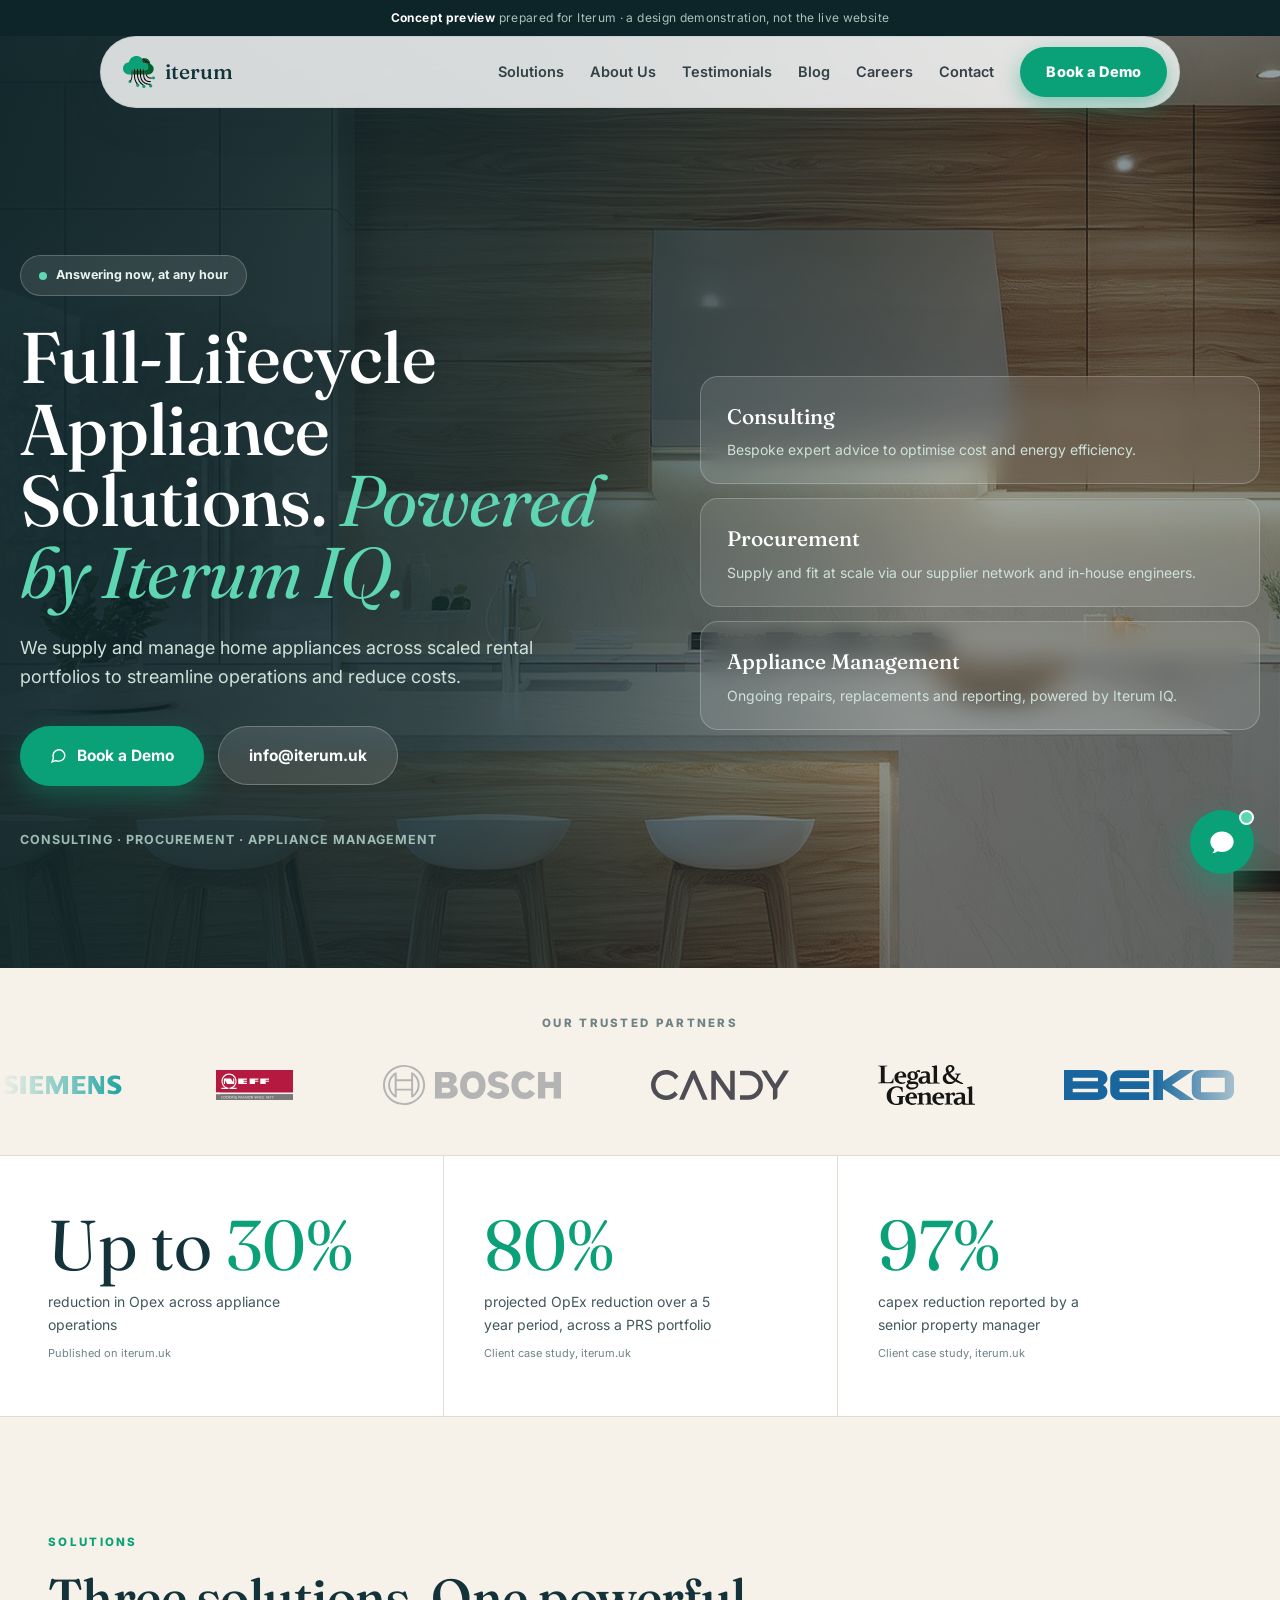
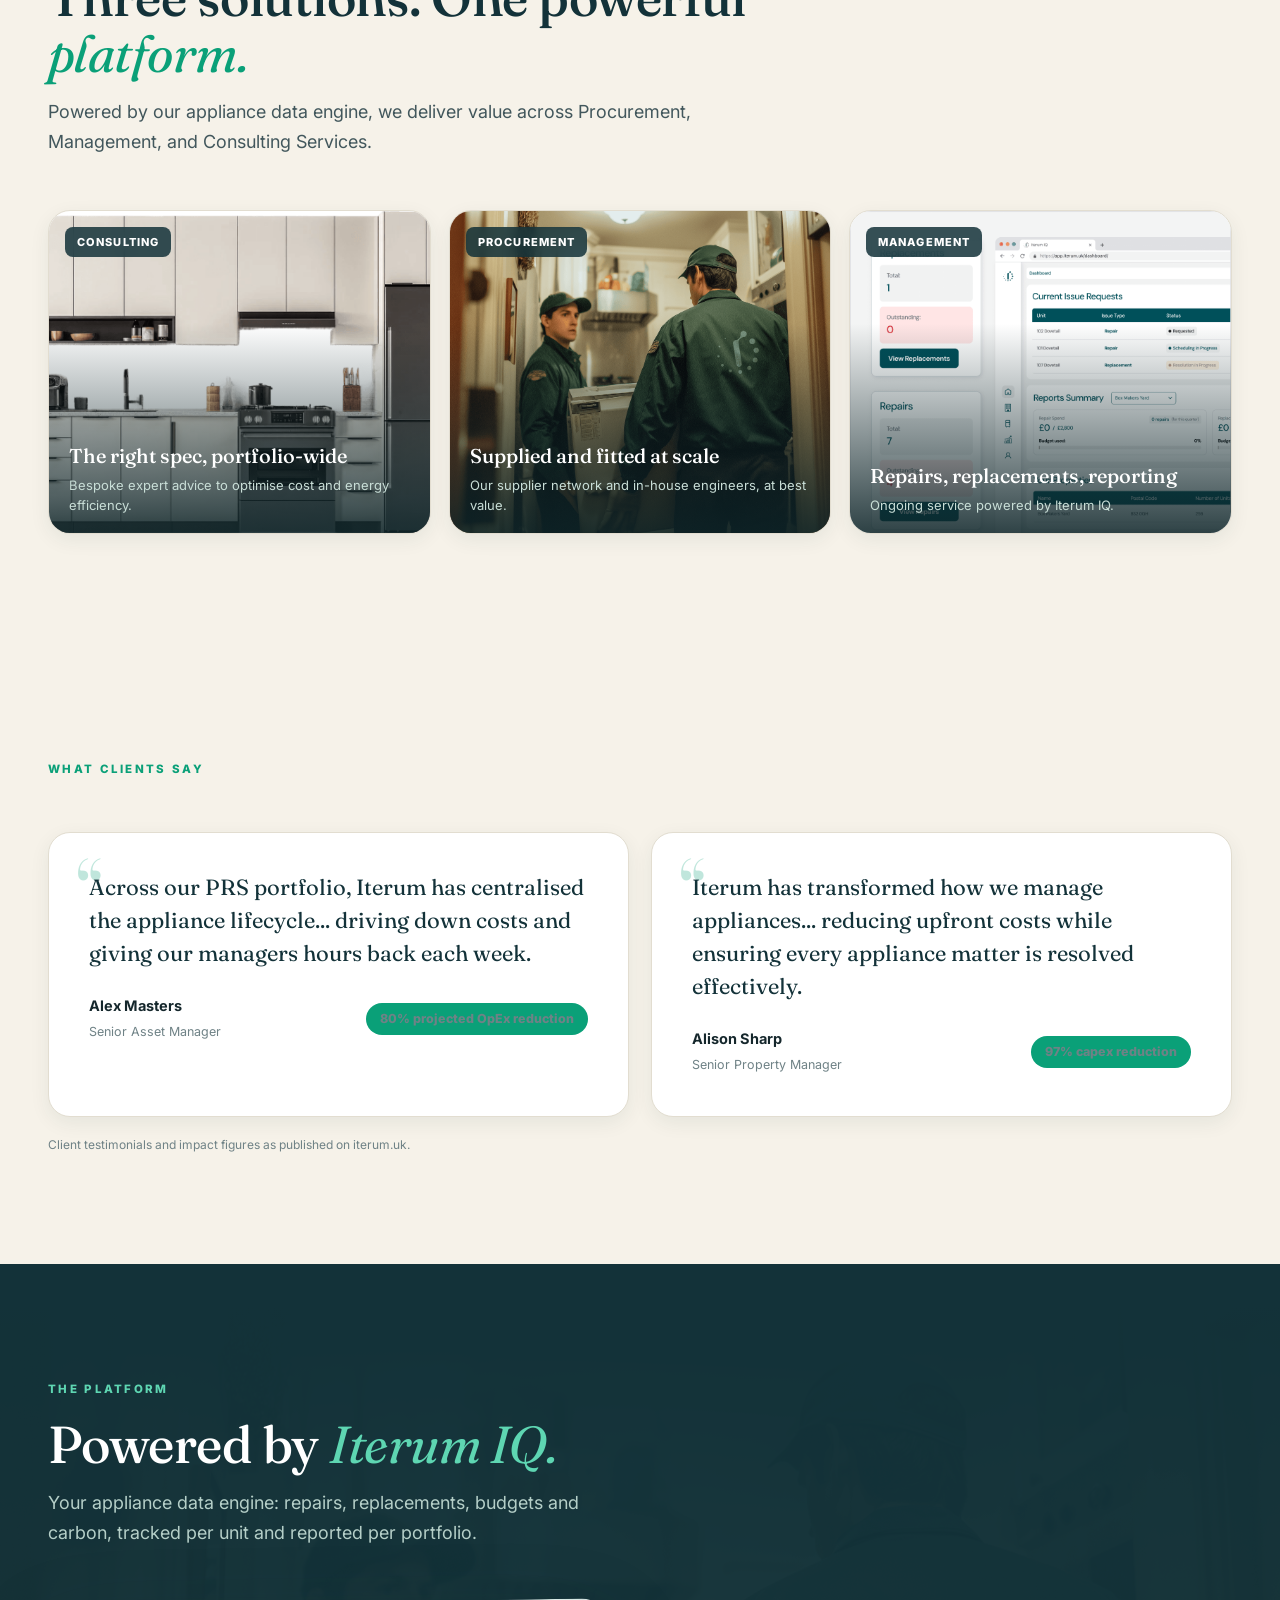
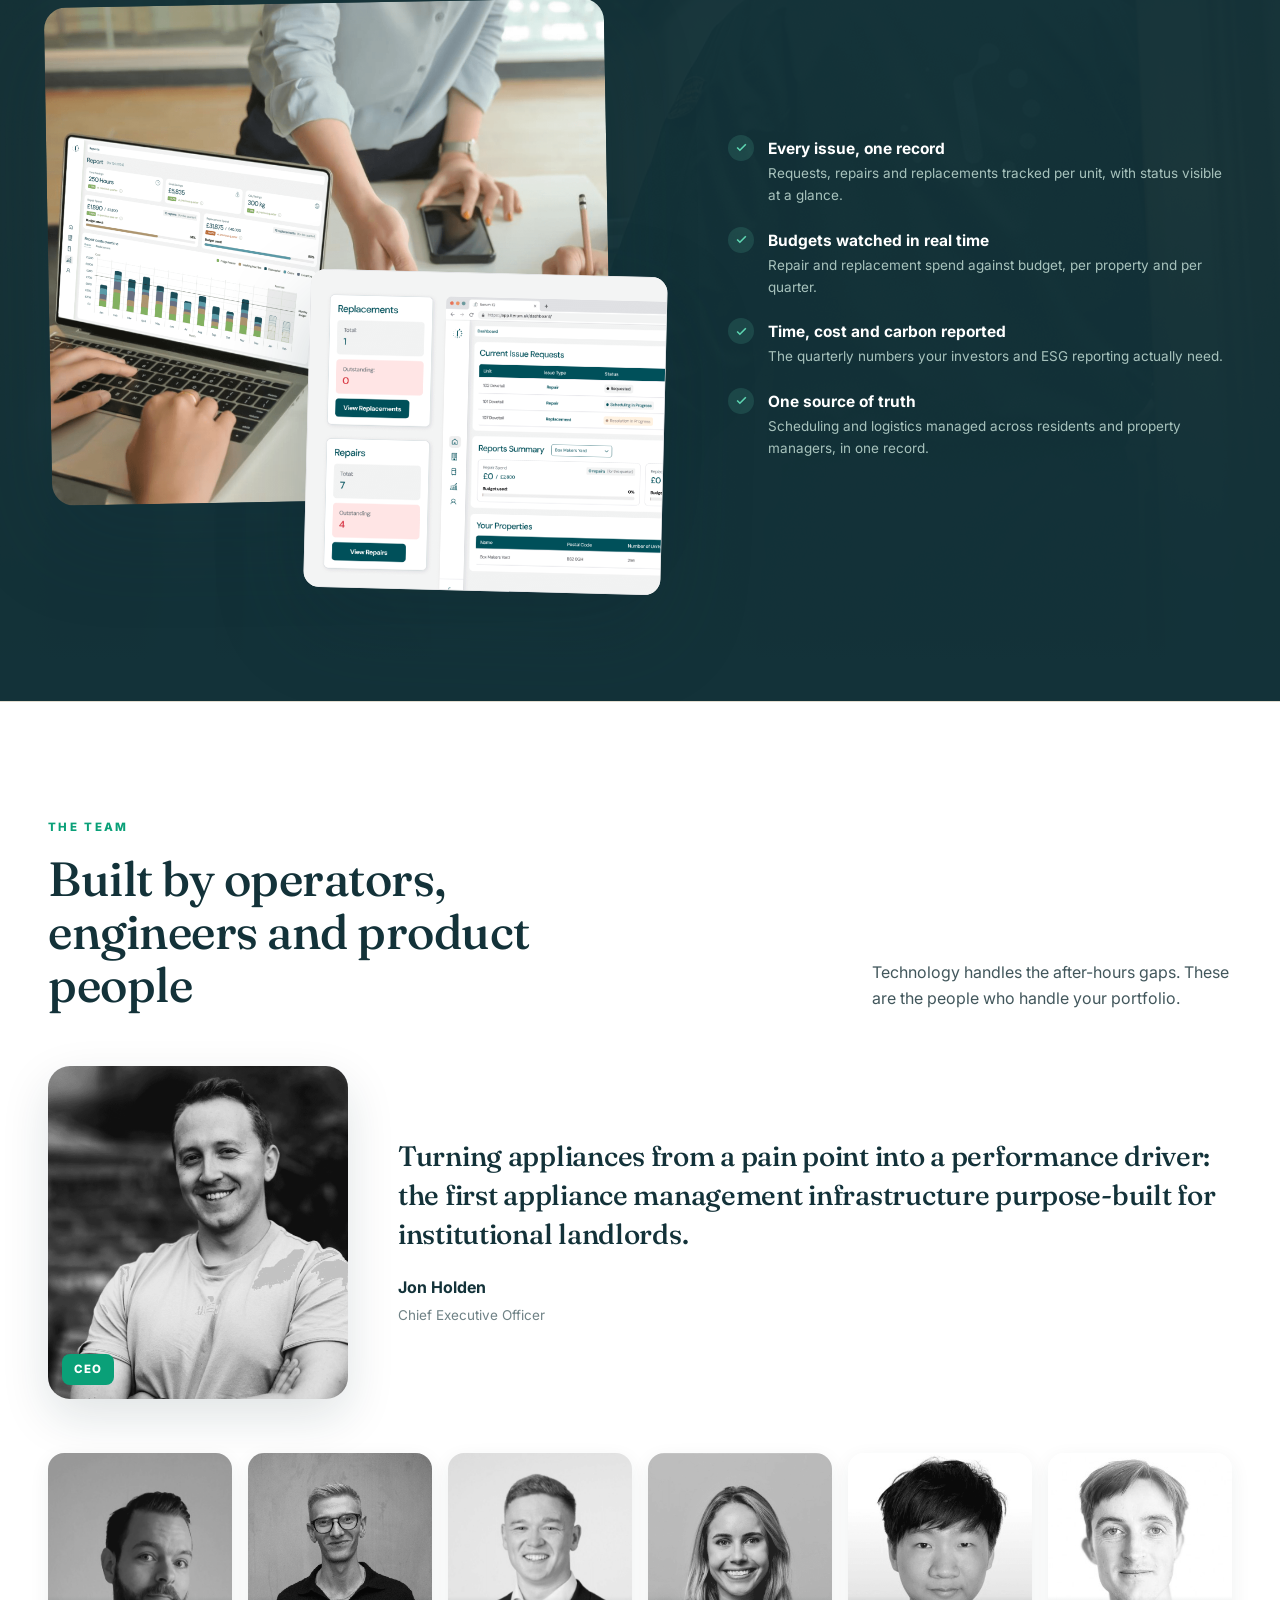
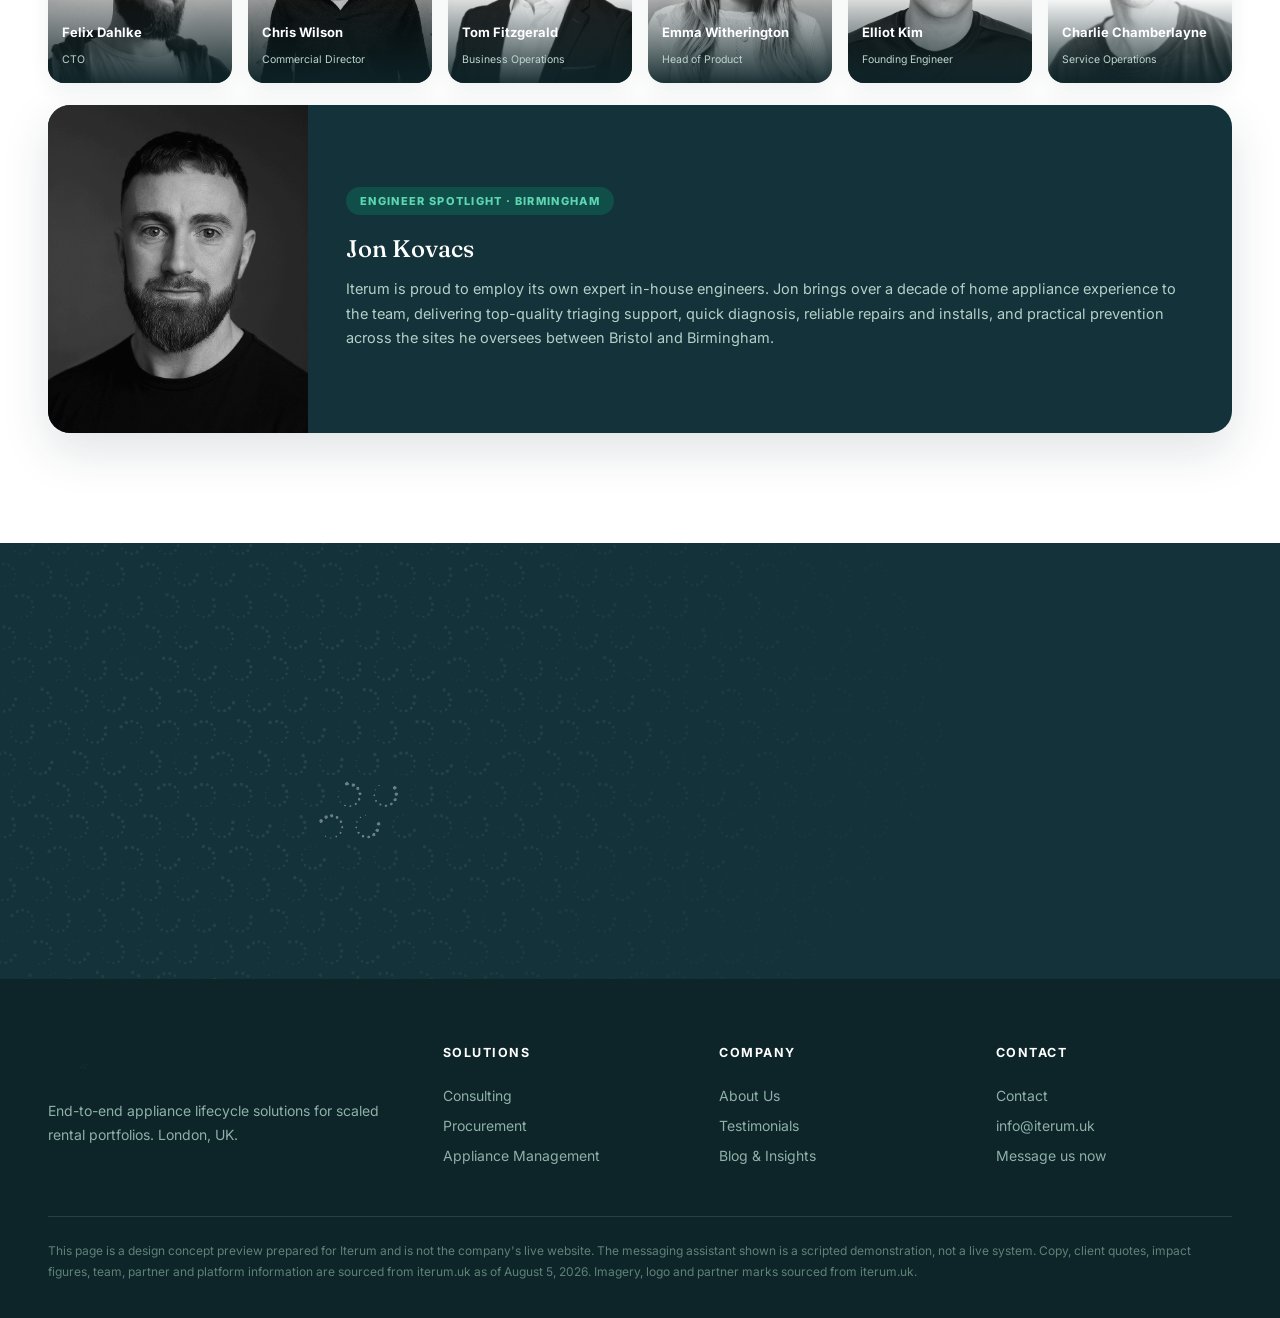
<file: index.html>
<!DOCTYPE html>
<html lang="en-GB">
<head>
<meta charset="UTF-8">
<meta name="viewport" content="width=device-width, initial-scale=1.0">
<meta name="robots" content="noindex, nofollow">
<title>Iterum | Full-Lifecycle Appliance Solutions | Concept Preview</title>
<meta name="description" content="Design concept preview for Iterum. Full-lifecycle appliance solutions for the operational residential sector, powered by Iterum IQ.">
<link rel="preconnect" href="https://fonts.googleapis.com">
<link rel="preconnect" href="https://fonts.gstatic.com" crossorigin>
<link href="https://fonts.googleapis.com/css2?family=Fraunces:ital,opsz,wght@0,9..144,400;0,9..144,500;0,9..144,600;1,9..144,400;1,9..144,500&family=Inter:wght@400;500;600;700;800&display=swap" rel="stylesheet">
<link rel="stylesheet" href="assets/site.css?v=8">
</head>
<body>

<div class="ribbon"><b>Concept preview</b> prepared for Iterum · a design demonstration, not the live website</div>

<div class="navwrap">
  <nav>
    <a class="nav-logo" href="#"><img src="assets/logo-mark.svg" alt="Iterum"><b>iterum</b></a>
    <div class="navlinks">
      <a href="solutions.html">Solutions</a>
      <a href="about.html">About Us</a>
      <a href="testimonials.html">Testimonials</a>
      <a href="blog.html">Blog</a>
      <a href="careers.html">Careers</a>
      <a href="contact.html">Contact</a>
      <a href="#" class="nav-cta" onclick="openChat();return false">Book a Demo</a>
      <button class="nav-burger" onclick="toggleMenu()" aria-label="Menu"><i></i><i></i><i></i></button>
    </div>
  </nav>
  <div class="mobile-menu" id="mobileMenu">
    <a href="index.html">Home</a>
    <a href="solutions.html">Solutions</a>
    <a href="about.html">About Us</a>
    <a href="testimonials.html">Testimonials</a>
    <a href="blog.html">Blog</a>
    <a href="careers.html">Careers</a>
    <a href="contact.html">Contact</a>
    <a href="#" class="mm-cta" onclick="openChat();toggleMenu();return false">Book a Demo</a>
  </div>
</div>

<header class="hero">
  <div class="hero-bg"><img src="assets/hero-kitchen.jpg" alt="A modern kitchen in a managed rental home"></div>
  <div class="wrap hero-grid">
    <div>
      <div class="hero-kicker"><span class="dot"></span>Answering now, at any hour</div>
      <h1>Full-Lifecycle Appliance Solutions. <em>Powered by Iterum IQ.</em></h1>
      <p class="lead">We supply and manage home appliances across scaled rental portfolios to streamline operations and reduce costs.</p>
      <div class="hero-ctas">
        <button class="btn btn-green" onclick="openChat()">
          <svg viewBox="0 0 24 24" fill="none" stroke="currentColor" stroke-width="2"><path d="M21 11.5a8.4 8.4 0 0 1-9 8.4 8.6 8.6 0 0 1-3.6-.8L3 21l1.9-5.4A8.4 8.4 0 1 1 21 11.5z"/></svg>
          Book a Demo
        </button>
        <a class="btn btn-dark" href="mailto:info@iterum.uk">info@iterum.uk</a>
      </div>
      <div class="hero-proof">CONSULTING · PROCUREMENT · APPLIANCE MANAGEMENT</div>
    </div>
    <div class="hero-side reveal vis">
      <div class="hcard"><b>Consulting</b><p>Bespoke expert advice to optimise cost and energy efficiency.</p></div>
      <div class="hcard"><b>Procurement</b><p>Supply and fit at scale via our supplier network and in-house engineers.</p></div>
      <div class="hcard"><b>Appliance Management</b><p>Ongoing repairs, replacements and reporting, powered by Iterum IQ.</p></div>
    </div>
  </div>
  <div class="partners">
    <div class="cap">Our trusted partners</div>
    <div class="pmarq">
      <div class="pmarq-track" id="pTrack">
        <img src="assets/partners/color-siemens.svg" alt="Siemens">
        <img src="assets/partners/color-neff.svg" alt="NEFF">
        <img src="assets/partners/bosch.svg" alt="Bosch" class="tall">
        <img src="assets/partners/color-candy.svg" alt="Candy">
        <img src="assets/partners/color-legalngeneral.svg" alt="Legal and General" class="tall">
        <img src="assets/partners/color-beko.svg" alt="Beko">
      </div>
    </div>
  </div>
</header>

<div class="stats">
  <div class="wrap">
    <div class="stat reveal"><div class="big">Up to <span>30%</span></div><p>reduction in Opex across appliance operations</p><span class="src">Published on iterum.uk</span></div>
    <div class="stat reveal d1"><div class="big"><span>80%</span></div><p>projected OpEx reduction over a 5 year period, across a PRS portfolio</p><span class="src">Client case study, iterum.uk</span></div>
    <div class="stat reveal d2"><div class="big"><span>97%</span></div><p>capex reduction reported by a senior property manager</p><span class="src">Client case study, iterum.uk</span></div>
  </div>
</div>

<section class="section" id="operations">
  <div class="wrap">
    <div class="bento-head reveal">
      <span class="eyebrow">Solutions</span>
      <h2>Three solutions. One powerful <em>platform.</em></h2>
      <p>Powered by our appliance data engine, we deliver value across Procurement, Management, and Consulting Services.</p>
    </div>
    <div class="bento">
      <div class="tile photo t-consult reveal">
        <img src="assets/appliance-set.png" alt="A specified appliance set">
        <span class="tag">Consulting</span>
        <div class="cap"><b>The right spec, portfolio-wide</b><p>Bespoke expert advice to optimise cost and energy efficiency.</p></div>
      </div>
      <div class="tile photo t-procure reveal d1">
        <img src="assets/engineers.png" alt="Iterum engineers fitting an appliance">
        <span class="tag">Procurement</span>
        <div class="cap"><b>Supplied and fitted at scale</b><p>Our supplier network and in-house engineers, at best value.</p></div>
      </div>
      <div class="tile photo t-manage reveal d2">
        <img src="assets/iq-dashboard.png" alt="Iterum IQ dashboard" style="object-position:top">
        <span class="tag">Management</span>
        <div class="cap"><b>Repairs, replacements, reporting</b><p>Ongoing service powered by Iterum IQ.</p></div>
      </div>
    </div>
  </div>
</section>

<section class="section quotes">
  <div class="wrap">
    <span class="eyebrow reveal">What clients say</span>
    <div class="quote-grid">
      <div class="qcard reveal d1">
        <p>Across our PRS portfolio, Iterum has centralised the appliance lifecycle... driving down costs and giving our managers hours back each week.</p>
        <div class="qwho"><div><b>Alex Masters</b><span>Senior Asset Manager</span></div><span class="impact">80% projected OpEx reduction</span></div>
      </div>
      <div class="qcard reveal d2">
        <p>Iterum has transformed how we manage appliances... reducing upfront costs while ensuring every appliance matter is resolved effectively.</p>
        <div class="qwho"><div><b>Alison Sharp</b><span>Senior Property Manager</span></div><span class="impact">97% capex reduction</span></div>
      </div>
    </div>
    <div class="qsrc reveal d3">Client testimonials and impact figures as published on iterum.uk.</div>
  </div>
</section>

<section class="section iq-sec" id="platform">
  <div class="bgimg"><img src="assets/engineers.png" alt=""></div>
  <div class="wrap">
    <span class="eyebrow reveal">The platform</span>
    <h2 class="reveal">Powered by <em>Iterum IQ.</em></h2>
    <p class="sub reveal d1">Your appliance data engine: repairs, replacements, budgets and carbon, tracked per unit and reported per portfolio.</p>
    <div class="iq-grid">
      <div class="iq-stack reveal">
        <div class="shot"><img src="assets/iq-reports.png" alt="Iterum IQ quarterly report view"></div>
        <div class="shot2"><img src="assets/iq-dashboard.png" alt="Iterum IQ dashboard with live issue requests"></div>
      </div>
      <div class="iq-points reveal d2">
        <div class="iq-point"><div class="tick"><svg viewBox="0 0 24 24" fill="none" stroke="currentColor"><path d="M20 6L9 17l-5-5"/></svg></div><div><b>Every issue, one record</b><p>Requests, repairs and replacements tracked per unit, with status visible at a glance.</p></div></div>
        <div class="iq-point"><div class="tick"><svg viewBox="0 0 24 24" fill="none" stroke="currentColor"><path d="M20 6L9 17l-5-5"/></svg></div><div><b>Budgets watched in real time</b><p>Repair and replacement spend against budget, per property and per quarter.</p></div></div>
        <div class="iq-point"><div class="tick"><svg viewBox="0 0 24 24" fill="none" stroke="currentColor"><path d="M20 6L9 17l-5-5"/></svg></div><div><b>Time, cost and carbon reported</b><p>The quarterly numbers your investors and ESG reporting actually need.</p></div></div>
        <div class="iq-point"><div class="tick"><svg viewBox="0 0 24 24" fill="none" stroke="currentColor"><path d="M20 6L9 17l-5-5"/></svg></div><div><b>One source of truth</b><p>Scheduling and logistics managed across residents and property managers, in one record.</p></div></div>
      </div>
    </div>
  </div>
</section>


<section class="section team-sec" id="team">
  <div class="wrap">
    <div class="team-head reveal">
      <div>
        <span class="eyebrow">The team</span>
        <h2>Built by operators, engineers and product people</h2>
      </div>
      <p>Technology handles the after-hours gaps. These are the people who handle your portfolio.</p>
    </div>
    <div class="team-feature reveal">
      <div class="pic"><img src="assets/team-jon-holden.png" alt="Jon Holden, CEO of Iterum"><span class="role-tag">CEO</span></div>
      <div>
        <h3>Turning appliances from a pain point into a performance driver: the first appliance management infrastructure purpose-built for institutional landlords.</h3>
        <div class="who"><b>Jon Holden</b><span>Chief Executive Officer</span></div>
      </div>
    </div>
    <div class="team-list">
      <div class="tcard reveal d1"><img src="assets/team-felix.png" alt="Felix Dahlke"><div class="tb"><b>Felix Dahlke</b><span>CTO</span></div></div>
      <div class="tcard reveal d1"><img src="assets/team-chris.png" alt="Chris Wilson"><div class="tb"><b>Chris Wilson</b><span>Commercial Director</span></div></div>
      <div class="tcard reveal d2"><img src="assets/team-tom.png" alt="Tom Fitzgerald"><div class="tb"><b>Tom Fitzgerald</b><span>Business Operations</span></div></div>
      <div class="tcard reveal d2"><img src="assets/team-emma.png" alt="Emma Witherington"><div class="tb"><b>Emma Witherington</b><span>Head of Product</span></div></div>
      <div class="tcard reveal d3"><img src="assets/team-elliot.png" alt="Elliot Kim"><div class="tb"><b>Elliot Kim</b><span>Founding Engineer</span></div></div>
      <div class="tcard reveal d3"><img src="assets/team-charlie.jpg" alt="Charlie Chamberlayne"><div class="tb"><b>Charlie Chamberlayne</b><span>Service Operations</span></div></div>
    </div>
    <div class="eng-card reveal">
      <img src="assets/team-kovacs.png" alt="Jon Kovacs, in-house engineer">
      <div class="eb">
        <span class="tag">Engineer Spotlight · Birmingham</span>
        <b class="name">Jon Kovacs</b>
        <p>Iterum is proud to employ its own expert in-house engineers. Jon brings over a decade of home appliance experience to the team, delivering top-quality triaging support, quick diagnosis, reliable repairs and installs, and practical prevention across the sites he oversees between Bristol and Birmingham.</p>
      </div>
    </div>
  </div>
</section>

<section class="ctaband">
  <div class="wrap">
    <h2 class="reveal">See it running on <em>your</em> portfolio.</h2>
    <p class="reveal d1">Book a demo in the chat and it's on the calendar before you finish your coffee.</p>
    <div class="reveal d2" style="display:flex;gap:16px;justify-content:center;flex-wrap:wrap">
      <button class="btn btn-white" onclick="openChat()">Book a demo</button>
      <a class="btn btn-ghost" href="mailto:info@iterum.uk">info@iterum.uk</a>
    </div>
  </div>
</section>

<footer>
  <div class="wrap">
    <div class="cols">
      <div>
        <div class="flogo"><img src="assets/logo-white.png" alt="Iterum"></div>
        <p>End-to-end appliance lifecycle solutions for scaled rental portfolios. London, UK.</p>
      </div>
      <div>
        <h4>Solutions</h4>
        <a href="solutions.html">Consulting</a>
        <a href="solutions.html">Procurement</a>
        <a href="solutions.html">Appliance Management</a>
      </div>
      <div>
        <h4>Company</h4>
        <a href="about.html">About Us</a>
        <a href="testimonials.html">Testimonials</a>
        <a href="blog.html">Blog &amp; Insights</a>
      </div>
      <div>
        <h4>Contact</h4>
        <a href="contact.html">Contact</a>
        <a href="mailto:info@iterum.uk">info@iterum.uk</a>
        <a href="#" onclick="openChat();return false">Message us now</a>
      </div>
    </div>
    <div class="disclosure">
      This page is a design concept preview prepared for Iterum and is not the company's live website. The messaging assistant shown is a scripted demonstration, not a live system. Copy, client quotes, impact figures, team, partner and platform information are sourced from iterum.uk as of August 5, 2026. Imagery, logo and partner marks sourced from iterum.uk.
    </div>
  </div>
</footer>

<button class="chat-fab" id="chatFab" onclick="toggleChat()" aria-label="Open chat">
  <span class="pulse"></span>
  <svg viewBox="0 0 24 24"><path d="M12 3C6.5 3 2 6.9 2 11.7c0 2.6 1.3 4.9 3.4 6.5-.1 1-.6 2.4-1.8 3.5 0 0 2.7-.2 4.8-1.7 1.1.3 2.4.5 3.6.5 5.5 0 10-3.9 10-8.8S17.5 3 12 3z"/></svg>
</button>

<div class="chat-panel" id="chatPanel">
  <div class="chat-head">
    <div class="cav"><img src="assets/logo-mark.svg" alt=""></div>
    <div><b>Iterum Assistant</b><span><i class="don"></i>Online now, replies in seconds</span></div>
  </div>
  <div class="chat-body" id="chatBody"></div>
  <div class="chat-foot"><span>Demo preview: this assistant is scripted for the walkthrough.</span></div>
</div>

<script src="assets/site.js?v=8"></script>
</body>
</html>
</file>
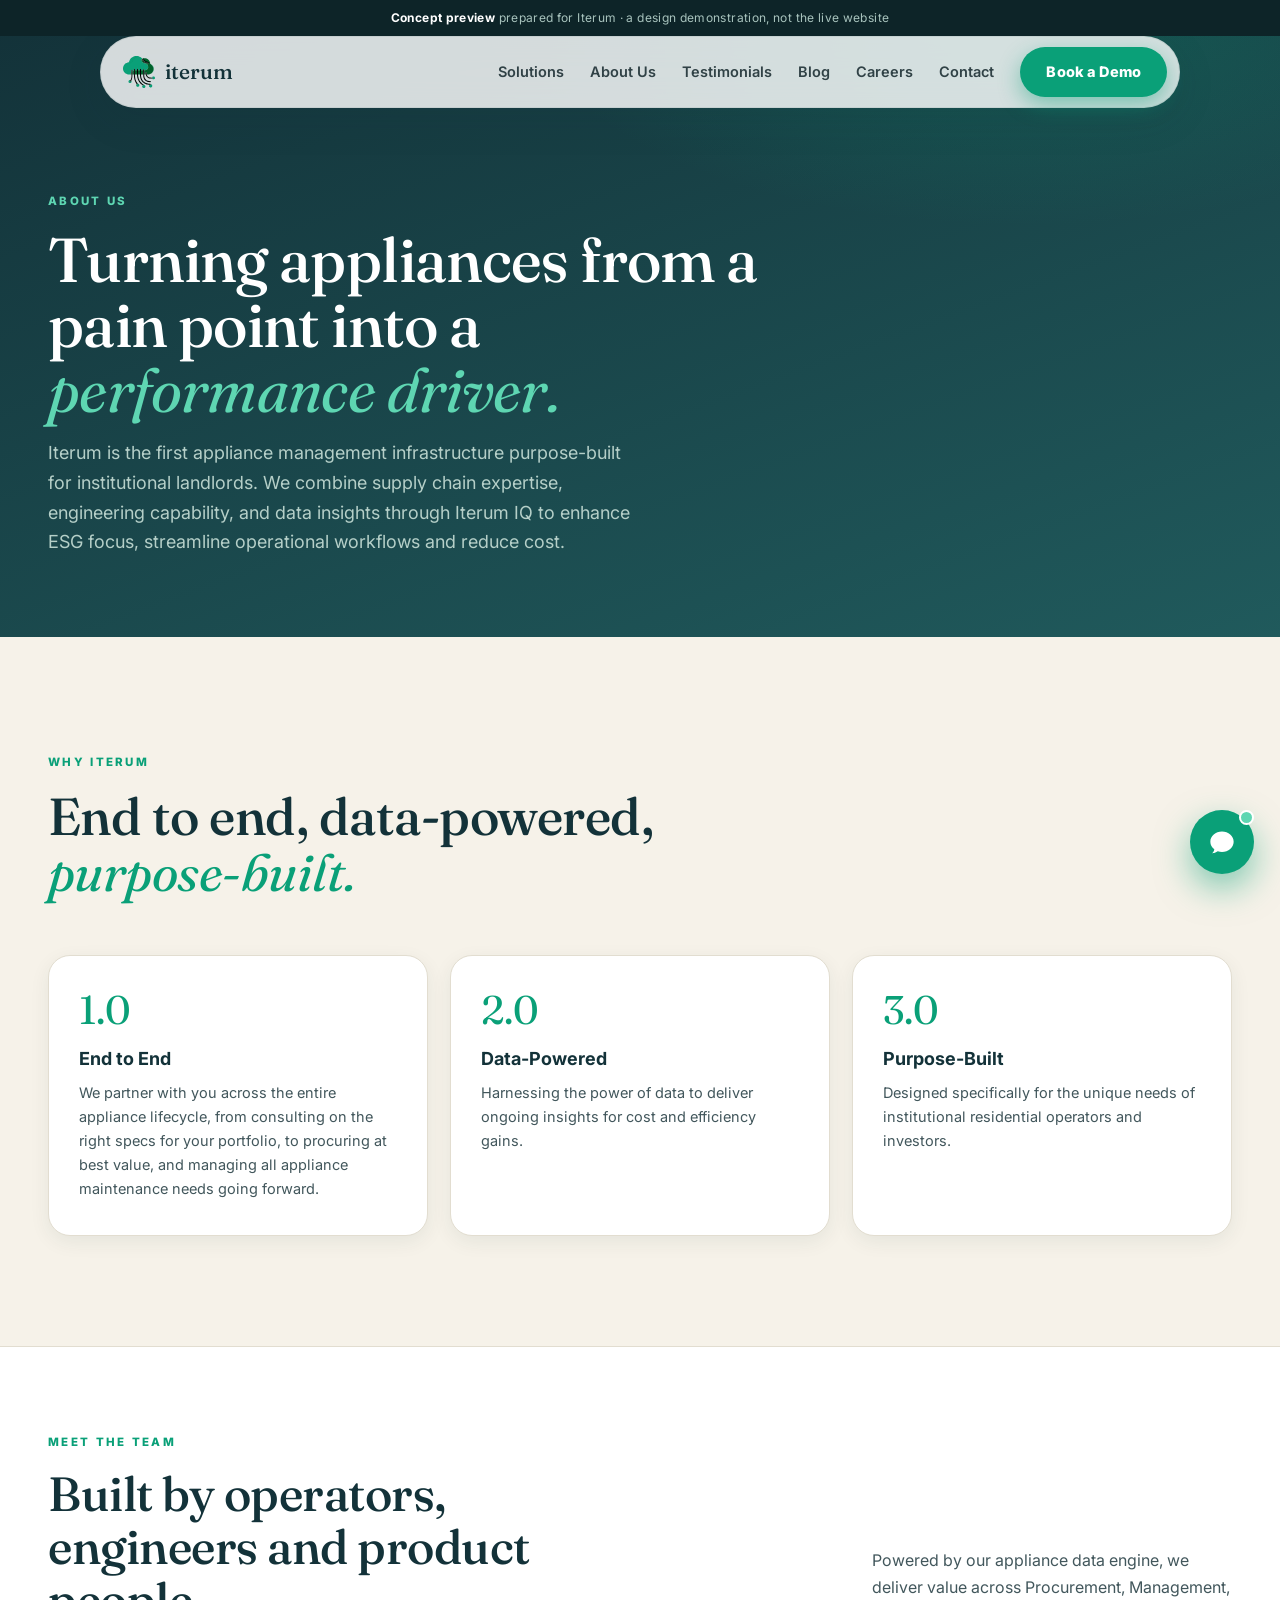
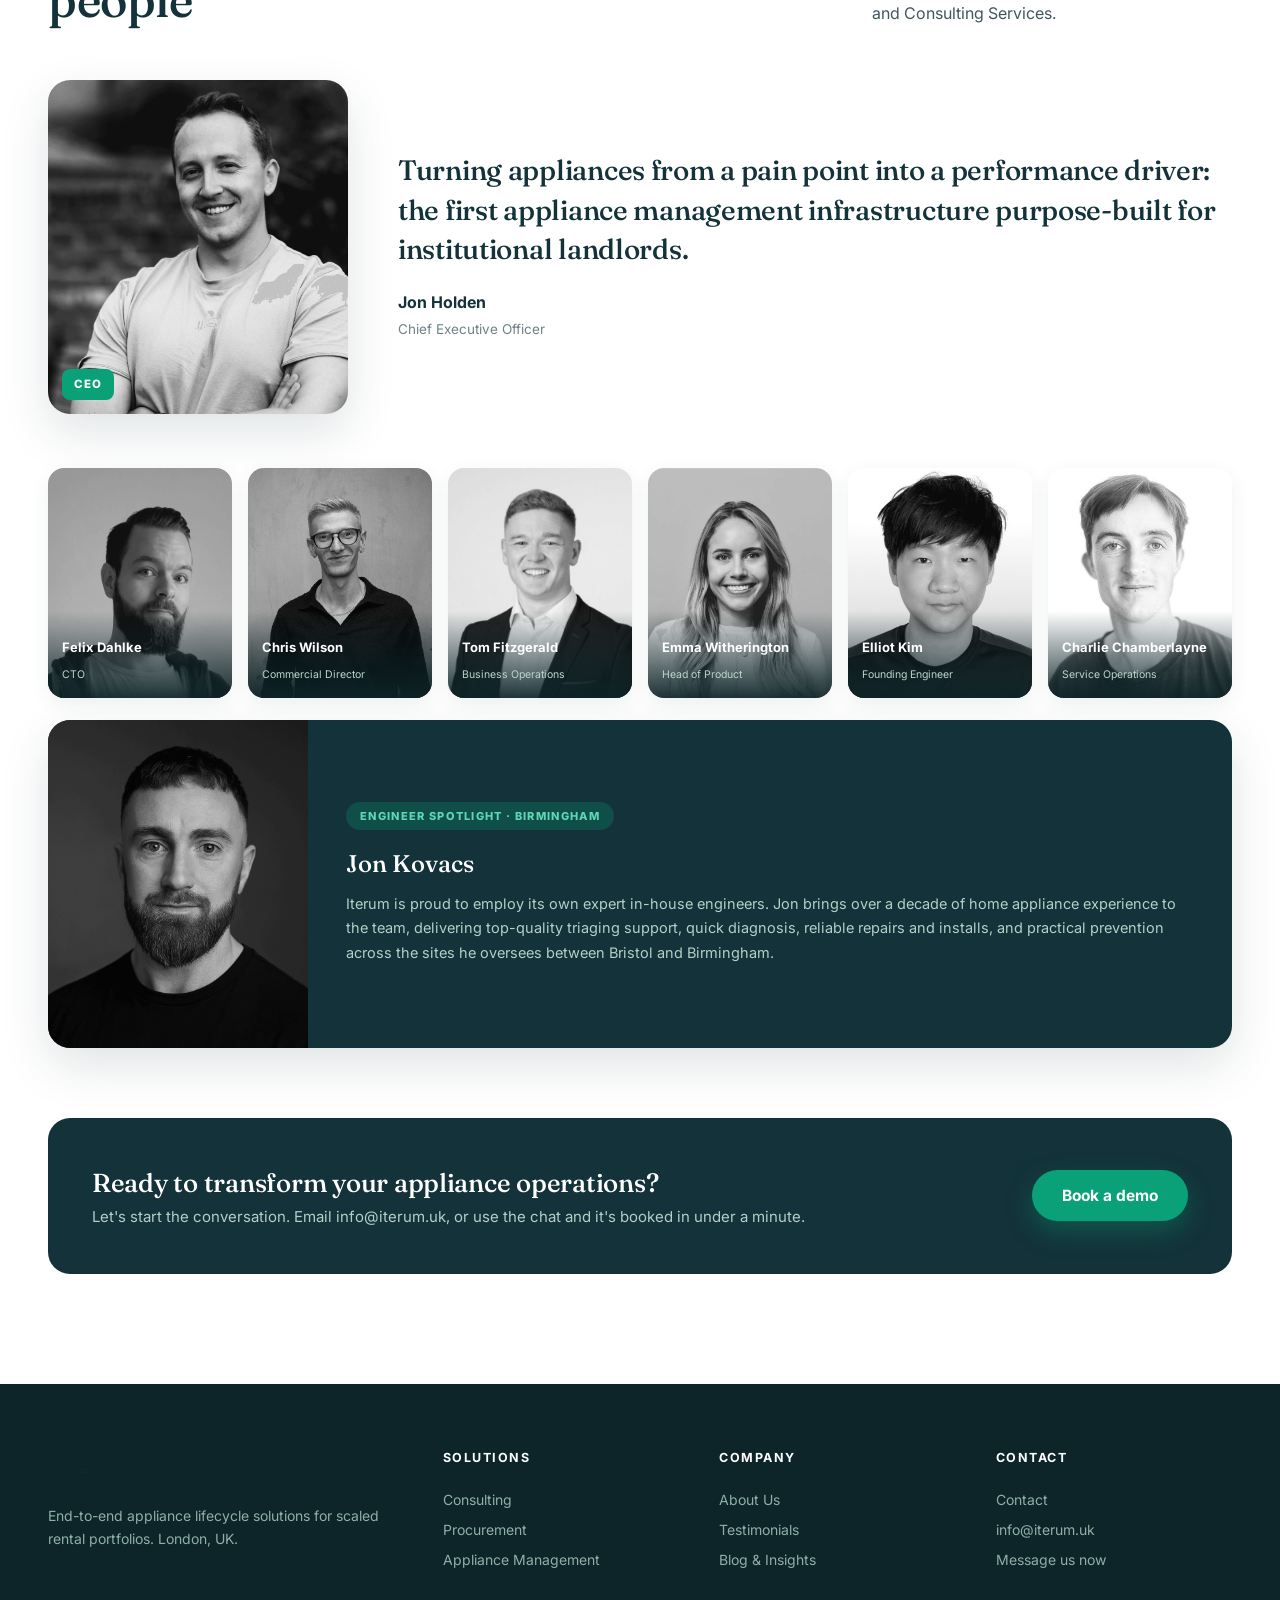
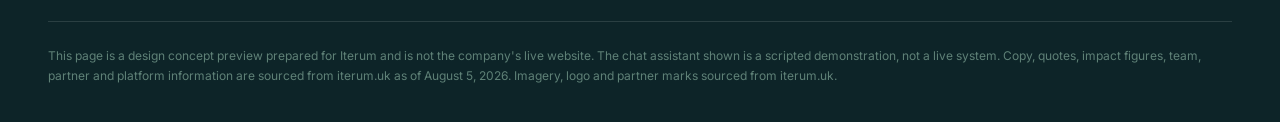
<file: about.html>
<!DOCTYPE html>
<html lang="en-GB">
<head>
<meta charset="UTF-8">
<meta name="viewport" content="width=device-width, initial-scale=1.0">
<meta name="robots" content="noindex, nofollow">
<title>About Us | Iterum Concept Preview</title>
<link rel="preconnect" href="https://fonts.googleapis.com">
<link rel="preconnect" href="https://fonts.gstatic.com" crossorigin>
<link href="https://fonts.googleapis.com/css2?family=Fraunces:ital,opsz,wght@0,9..144,400;0,9..144,500;0,9..144,600;1,9..144,400;1,9..144,500&family=Inter:wght@400;500;600;700;800&display=swap" rel="stylesheet">
<link rel="stylesheet" href="assets/site.css?v=8">
<style>
.page-hero{background:linear-gradient(160deg,var(--teal) 0%,var(--teal-2) 100%);color:#fff;position:relative;overflow:hidden;margin-top:-92px;padding:170px 0 80px}
.page-hero::before{content:'';position:absolute;inset:0;background:radial-gradient(700px 300px at 80% 0%,rgba(10,160,120,.25),transparent 70%)}
.page-hero .wrap{position:relative;z-index:2}
.page-hero .eyebrow{color:var(--mint)}
.page-hero h1{font-size:clamp(36px,5vw,62px);line-height:1.05;color:#fff;margin:14px 0 16px;max-width:760px}
.page-hero h1 em{font-style:italic;color:var(--mint);font-weight:400}
.page-hero p.sub{color:#b5cfc8;font-size:18px;max-width:600px}

.why{display:grid;grid-template-columns:repeat(3,1fr);gap:22px;margin-top:54px}
.why .card{background:#fff;border:1px solid var(--line);border-radius:var(--r-lg);padding:34px 30px;box-shadow:var(--sh-sm)}
.why .num{font-family:'Fraunces',serif;font-size:40px;color:var(--green);line-height:1;margin-bottom:14px}
.why b{font-size:18px;color:var(--teal);display:block;margin-bottom:8px}
.why p{font-size:14.5px;color:var(--body)}
@media(max-width:900px){.why{grid-template-columns:1fr}}
.contact-note{margin-top:70px;background:var(--teal);border-radius:var(--r-lg);padding:44px;color:#fff;display:flex;justify-content:space-between;align-items:center;gap:30px;flex-wrap:wrap}
.contact-note h3{font-family:'Fraunces',serif;font-size:26px;font-weight:500}
.contact-note p{color:#b5cfc8;font-size:15px}

</style>
</head>
<body>

<div class="ribbon"><b>Concept preview</b> prepared for Iterum · a design demonstration, not the live website</div>

<div class="navwrap">
  <nav>
    <a class="nav-logo" href="index.html"><img src="assets/logo-mark.svg" alt="Iterum"><b>iterum</b></a>
    <div class="navlinks">
      <a href="solutions.html">Solutions</a>
      <a href="about.html">About Us</a>
      <a href="testimonials.html">Testimonials</a>
      <a href="blog.html">Blog</a>
      <a href="careers.html">Careers</a>
      <a href="contact.html">Contact</a>
      <a href="#" class="nav-cta" onclick="openChat();return false">Book a Demo</a>
      <button class="nav-burger" onclick="toggleMenu()" aria-label="Menu"><i></i><i></i><i></i></button>
    </div>
  </nav>
  <div class="mobile-menu" id="mobileMenu">
    <a href="index.html">Home</a>
    <a href="solutions.html">Solutions</a>
    <a href="about.html">About Us</a>
    <a href="testimonials.html">Testimonials</a>
    <a href="blog.html">Blog</a>
    <a href="careers.html">Careers</a>
    <a href="contact.html">Contact</a>
    <a href="#" class="mm-cta" onclick="openChat();toggleMenu();return false">Book a Demo</a>
  </div>
</div>

<header class="page-hero">
  <div class="wrap">
    <span class="eyebrow">About us</span>
    <h1>Turning appliances from a pain point into a <em>performance driver.</em></h1>
    <p class="sub">Iterum is the first appliance management infrastructure purpose-built for institutional landlords. We combine supply chain expertise, engineering capability, and data insights through Iterum IQ to enhance ESG focus, streamline operational workflows and reduce cost.</p>
  </div>
</header>

<section class="section">
  <div class="wrap">
    <div class="bento-head reveal">
      <span class="eyebrow">Why Iterum</span>
      <h2>End to end, data-powered, <em>purpose-built.</em></h2>
    </div>
    <div class="why">
      <div class="card reveal"><div class="num">1.0</div><b>End to End</b><p>We partner with you across the entire appliance lifecycle, from consulting on the right specs for your portfolio, to procuring at best value, and managing all appliance maintenance needs going forward.</p></div>
      <div class="card reveal d1"><div class="num">2.0</div><b>Data-Powered</b><p>Harnessing the power of data to deliver ongoing insights for cost and efficiency gains.</p></div>
      <div class="card reveal d2"><div class="num">3.0</div><b>Purpose-Built</b><p>Designed specifically for the unique needs of institutional residential operators and investors.</p></div>
    </div>
  </div>
</section>

<section class="section team-sec" id="team" style="padding-top:80px">
  <div class="wrap">
    <div class="team-head reveal">
      <div>
        <span class="eyebrow">Meet the team</span>
        <h2>Built by operators, engineers and product people</h2>
      </div>
      <p>Powered by our appliance data engine, we deliver value across Procurement, Management, and Consulting Services.</p>
    </div>
    <div class="team-feature reveal">
      <div class="pic"><img src="assets/team-jon-holden.png" alt="Jon Holden, CEO of Iterum"><span class="role-tag">CEO</span></div>
      <div>
        <h3>Turning appliances from a pain point into a performance driver: the first appliance management infrastructure purpose-built for institutional landlords.</h3>
        <div class="who"><b>Jon Holden</b><span>Chief Executive Officer</span></div>
      </div>
    </div>
    <div class="team-list">
      <div class="tcard reveal d1"><img src="assets/team-felix.png" alt="Felix Dahlke"><div class="tb"><b>Felix Dahlke</b><span>CTO</span></div></div>
      <div class="tcard reveal d1"><img src="assets/team-chris.png" alt="Chris Wilson"><div class="tb"><b>Chris Wilson</b><span>Commercial Director</span></div></div>
      <div class="tcard reveal d2"><img src="assets/team-tom.png" alt="Tom Fitzgerald"><div class="tb"><b>Tom Fitzgerald</b><span>Business Operations</span></div></div>
      <div class="tcard reveal d2"><img src="assets/team-emma.png" alt="Emma Witherington"><div class="tb"><b>Emma Witherington</b><span>Head of Product</span></div></div>
      <div class="tcard reveal d3"><img src="assets/team-elliot.png" alt="Elliot Kim"><div class="tb"><b>Elliot Kim</b><span>Founding Engineer</span></div></div>
      <div class="tcard reveal d3"><img src="assets/team-charlie.jpg" alt="Charlie Chamberlayne"><div class="tb"><b>Charlie Chamberlayne</b><span>Service Operations</span></div></div>
    </div>
    <div class="eng-card reveal">
      <img src="assets/team-kovacs.png" alt="Jon Kovacs, in-house engineer">
      <div class="eb">
        <span class="tag">Engineer Spotlight · Birmingham</span>
        <b class="name">Jon Kovacs</b>
        <p>Iterum is proud to employ its own expert in-house engineers. Jon brings over a decade of home appliance experience to the team, delivering top-quality triaging support, quick diagnosis, reliable repairs and installs, and practical prevention across the sites he oversees between Bristol and Birmingham.</p>
      </div>
    </div>
    <div class="contact-note reveal">
      <div>
        <h3>Ready to transform your appliance operations?</h3>
        <p>Let's start the conversation. Email info@iterum.uk, or use the chat and it's booked in under a minute.</p>
      </div>
      <button class="btn btn-green" onclick="openChat()">Book a demo</button>
    </div>
  </div>
</section>

<footer>
  <div class="wrap">
    <div class="cols">
      <div>
        <div class="flogo"><img src="assets/logo-white.png" alt="Iterum"></div>
        <p>End-to-end appliance lifecycle solutions for scaled rental portfolios. London, UK.</p>
      </div>
      <div>
        <h4>Solutions</h4>
        <a href="solutions.html">Consulting</a>
        <a href="solutions.html">Procurement</a>
        <a href="solutions.html">Appliance Management</a>
      </div>
      <div>
        <h4>Company</h4>
        <a href="about.html">About Us</a>
        <a href="testimonials.html">Testimonials</a>
        <a href="blog.html">Blog &amp; Insights</a>
      </div>
      <div>
        <h4>Contact</h4>
        <a href="contact.html">Contact</a>
        <a href="mailto:info@iterum.uk">info@iterum.uk</a>
        <a href="#" onclick="openChat();return false">Message us now</a>
      </div>
    </div>
    <div class="disclosure">
      This page is a design concept preview prepared for Iterum and is not the company's live website. The chat assistant shown is a scripted demonstration, not a live system. Copy, quotes, impact figures, team, partner and platform information are sourced from iterum.uk as of August 5, 2026. Imagery, logo and partner marks sourced from iterum.uk.
    </div>
  </div>
</footer>

<button class="chat-fab" id="chatFab" onclick="toggleChat()" aria-label="Open chat">
  <span class="pulse"></span>
  <svg viewBox="0 0 24 24"><path d="M12 3C6.5 3 2 6.9 2 11.7c0 2.6 1.3 4.9 3.4 6.5-.1 1-.6 2.4-1.8 3.5 0 0 2.7-.2 4.8-1.7 1.1.3 2.4.5 3.6.5 5.5 0 10-3.9 10-8.8S17.5 3 12 3z"/></svg>
</button>

<div class="chat-panel" id="chatPanel">
  <div class="chat-head">
    <div class="cav"><img src="assets/logo-mark.svg" alt=""></div>
    <div><b>Iterum Assistant</b><span><i class="don"></i>Online now, replies in seconds</span></div>
  </div>
  <div class="chat-body" id="chatBody"></div>
  <div class="chat-foot"><span>Scripted demo preview. The live version is trained on Iterum's solutions, portfolio data and booking calendar.</span></div>
</div>

<script src="assets/site.js?v=8"></script>
</body>
</html>
</file>
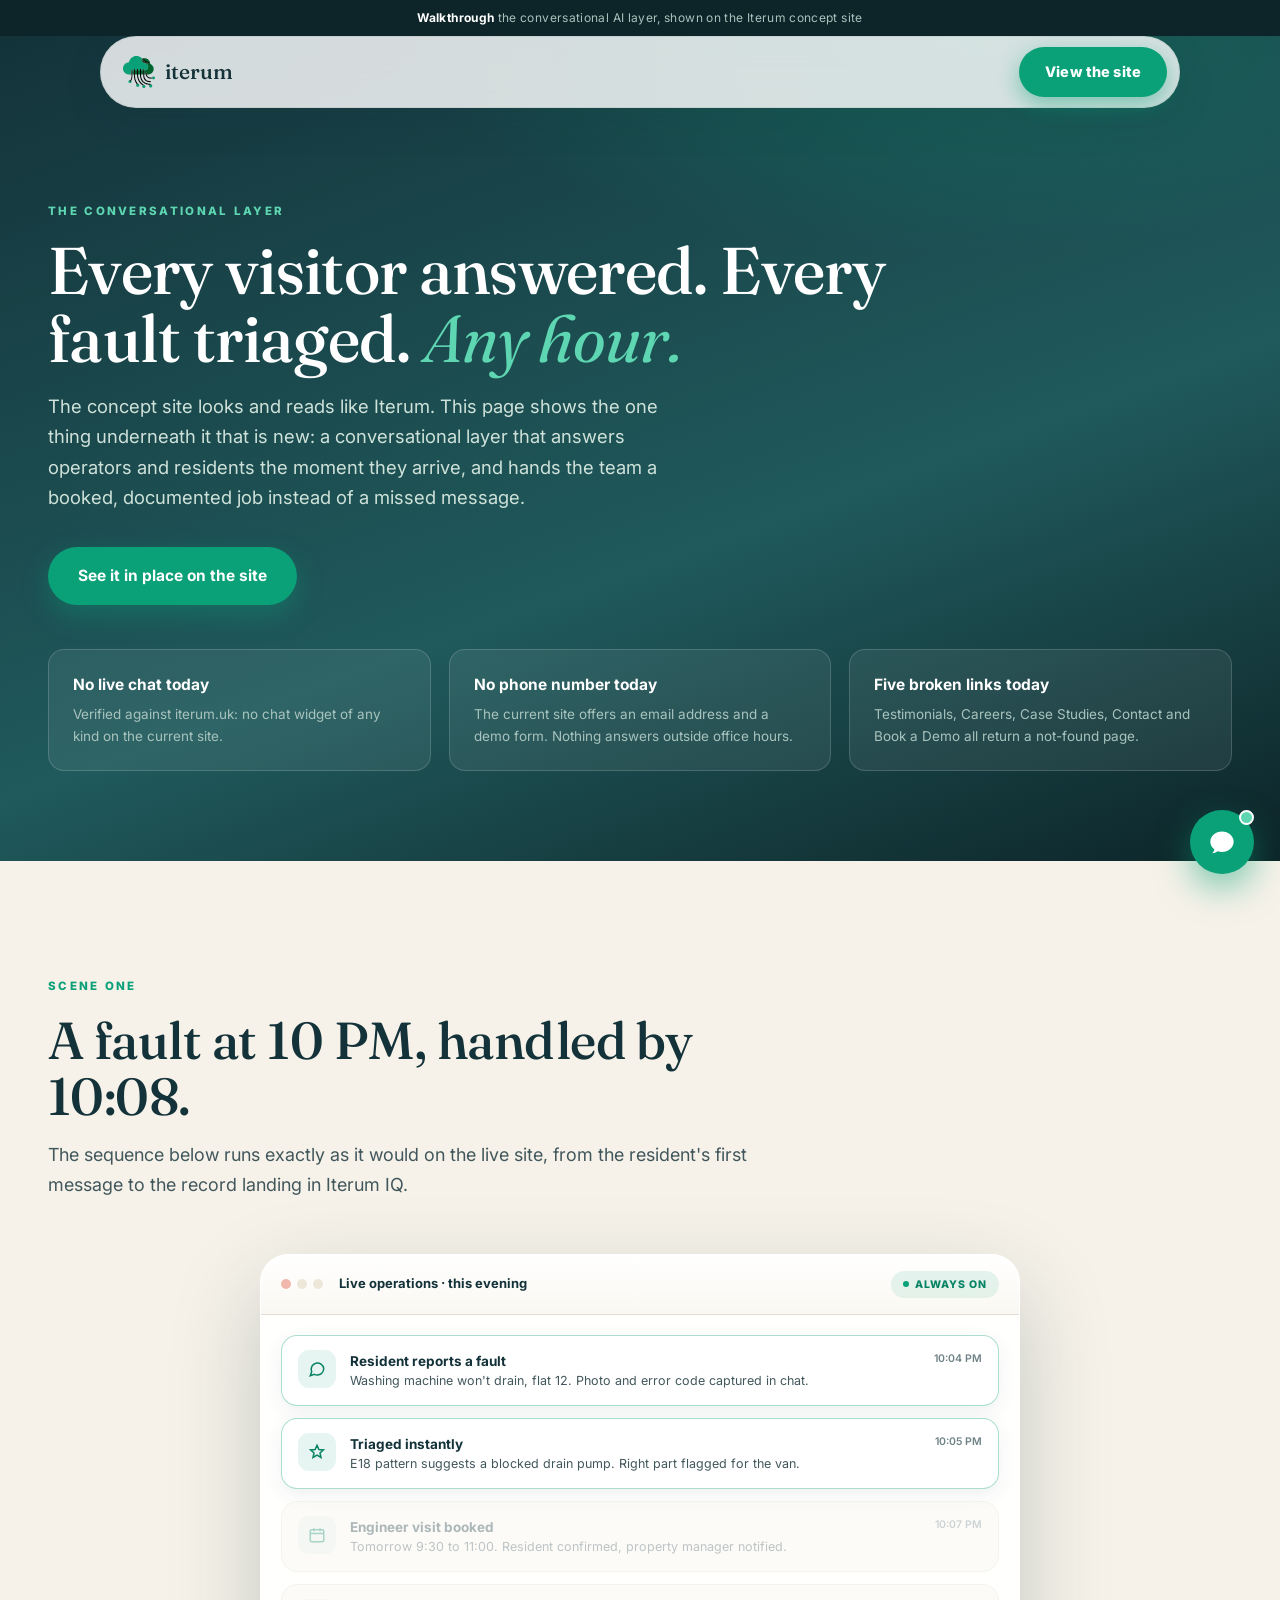
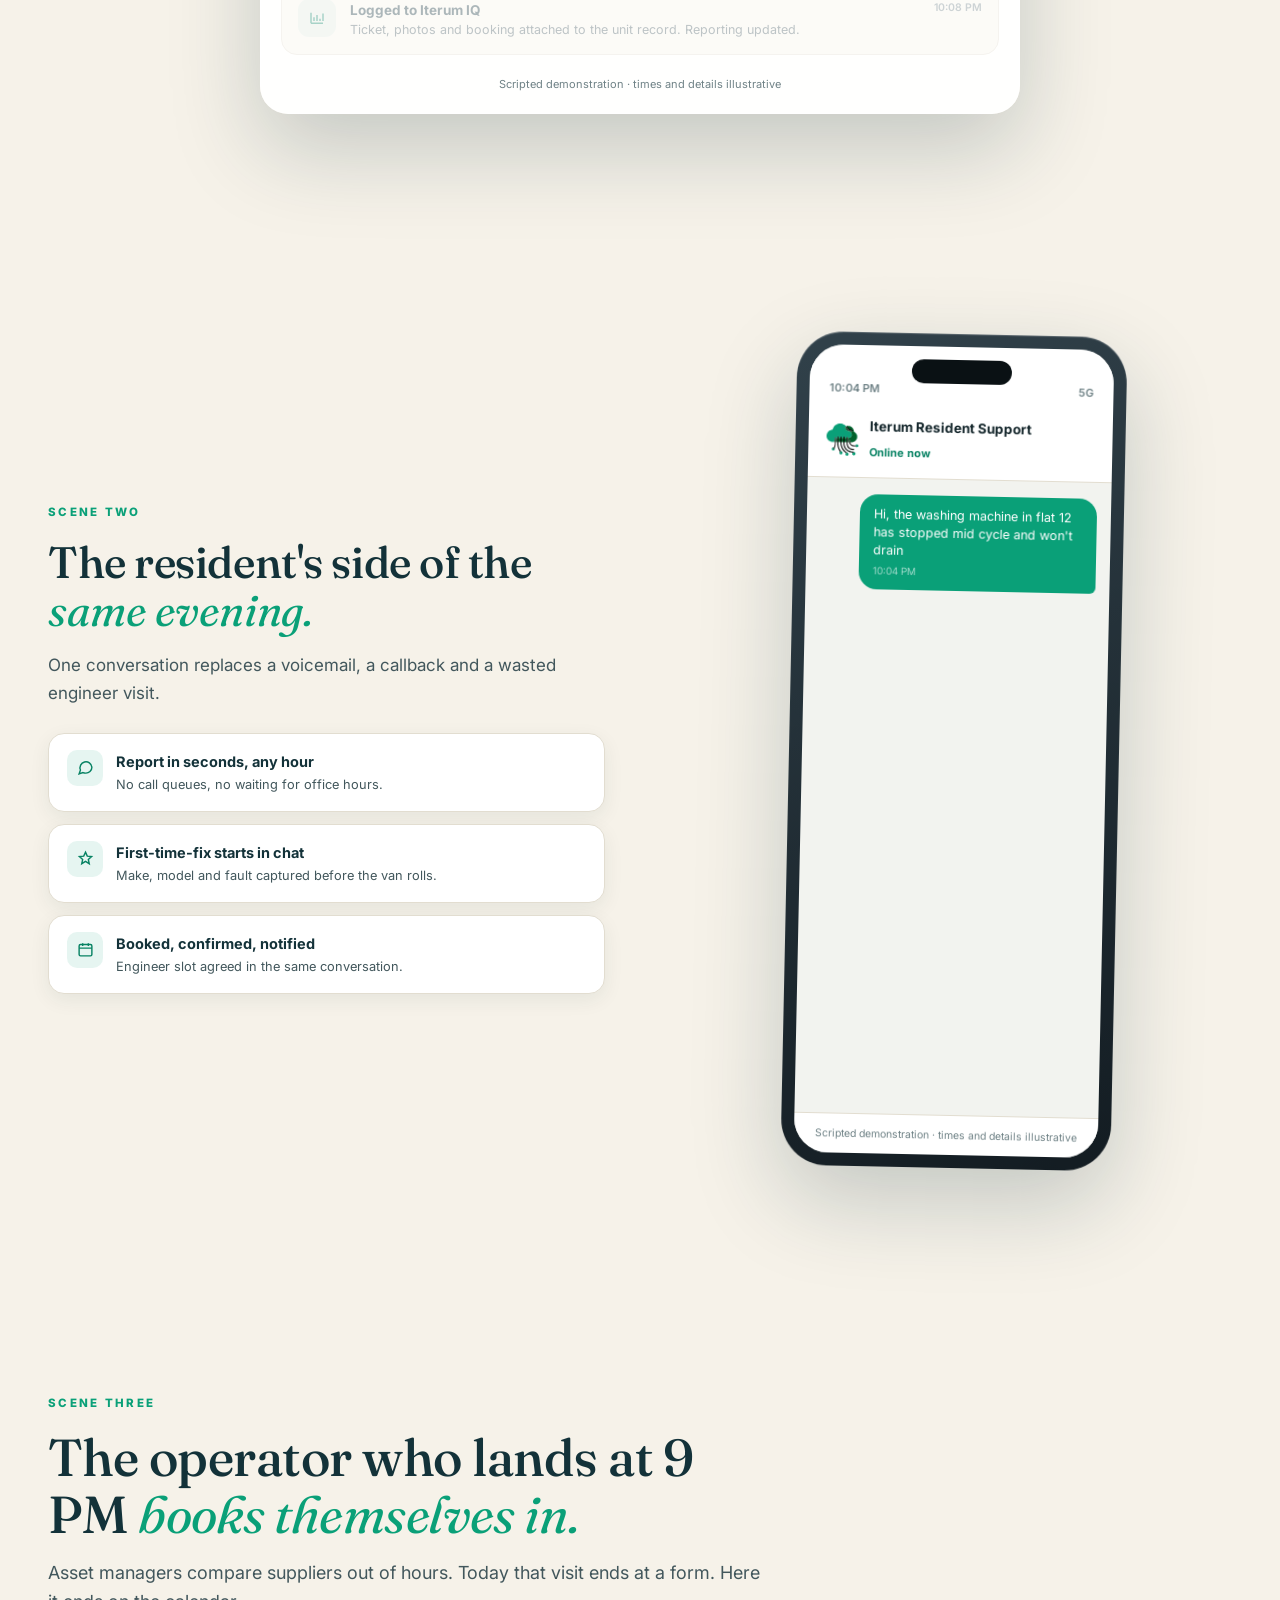
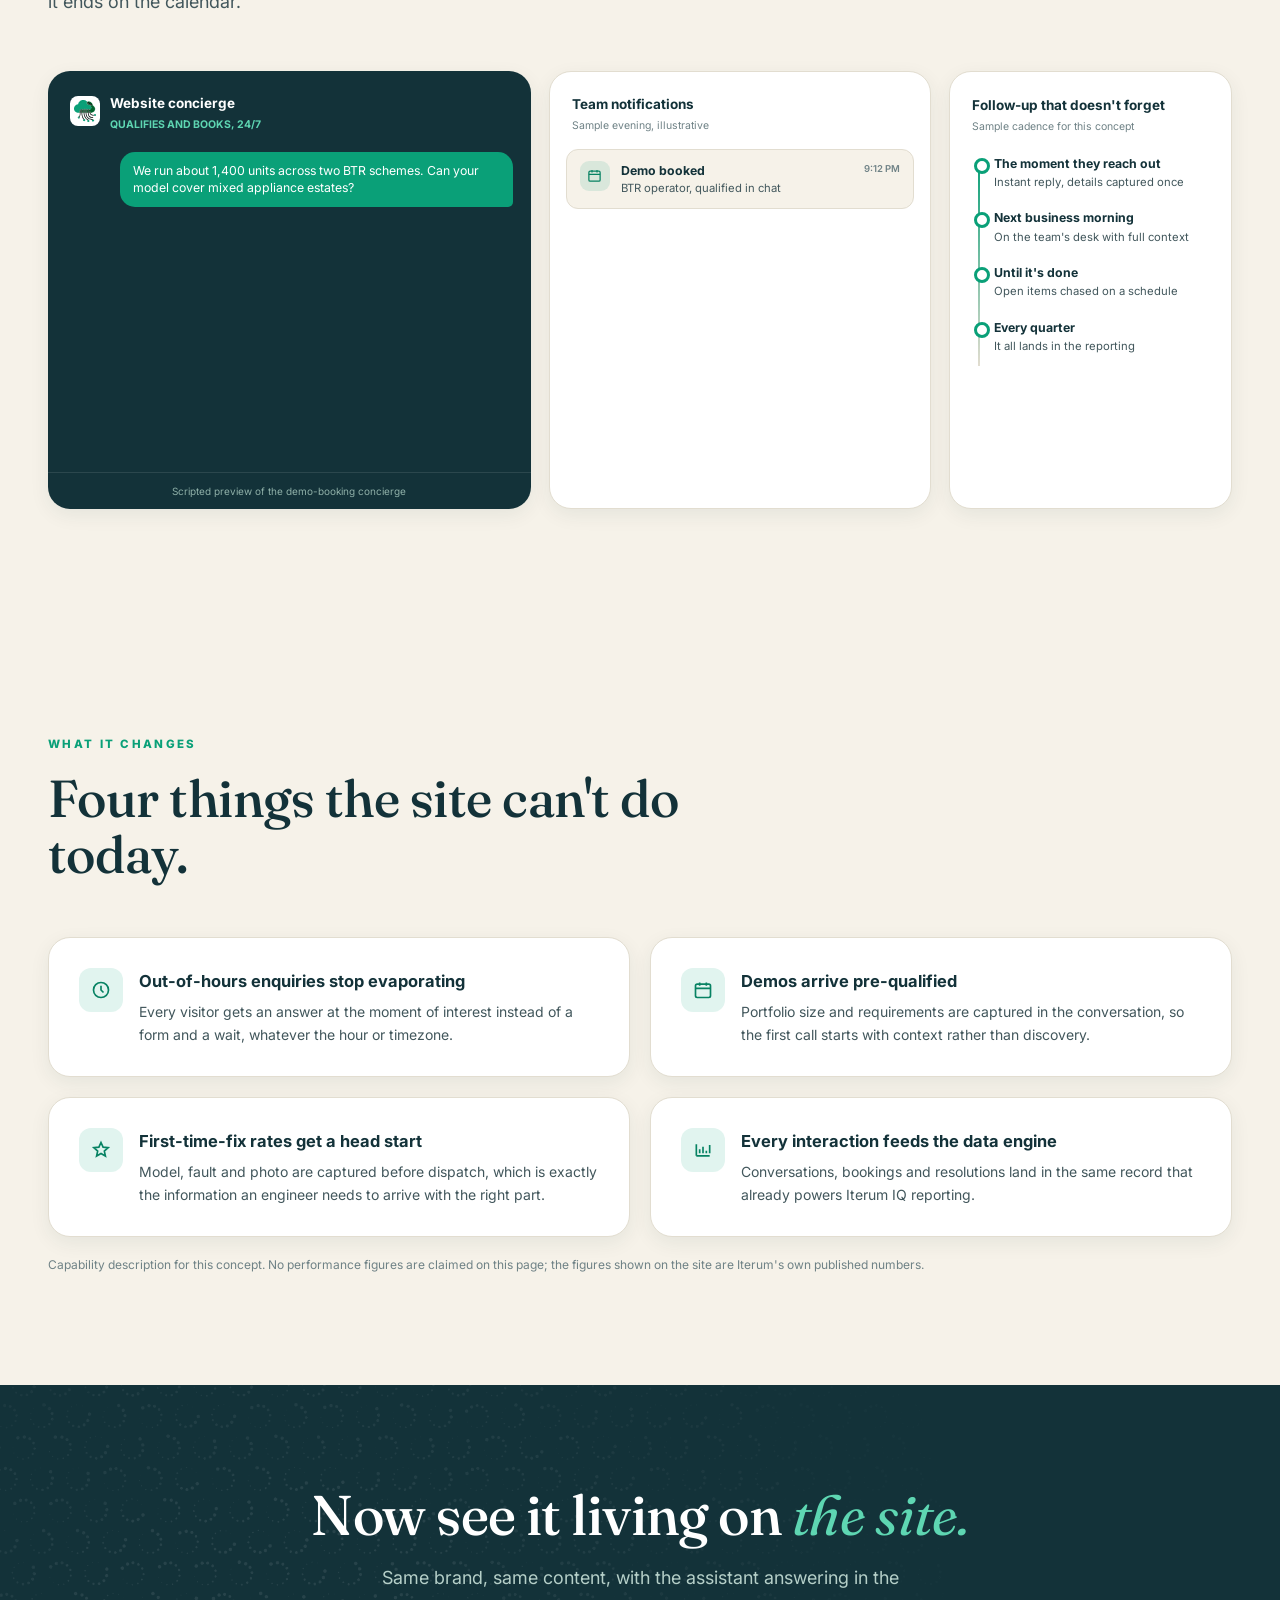
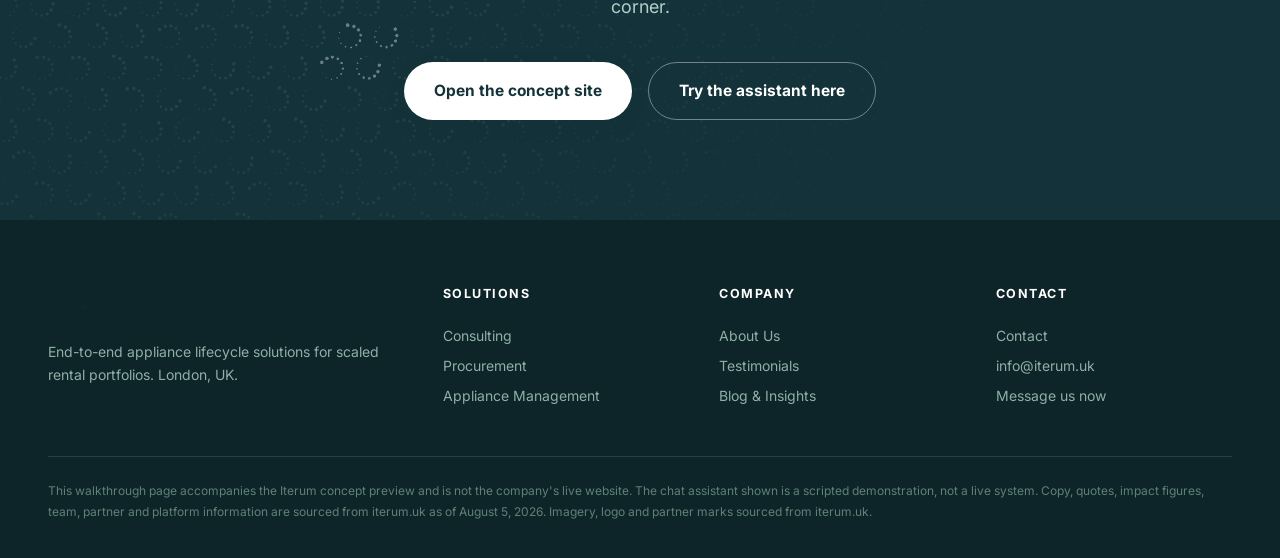
<file: ai-demo.html>
<!DOCTYPE html>
<html lang="en-GB">
<head>
<meta charset="UTF-8">
<meta name="viewport" content="width=device-width, initial-scale=1.0">
<meta name="robots" content="noindex, nofollow">
<title>Conversational AI Layer | Iterum Concept Walkthrough</title>
<link rel="preconnect" href="https://fonts.googleapis.com">
<link rel="preconnect" href="https://fonts.gstatic.com" crossorigin>
<link href="https://fonts.googleapis.com/css2?family=Fraunces:ital,opsz,wght@0,9..144,400;0,9..144,500;0,9..144,600;1,9..144,400;1,9..144,500&family=Inter:wght@400;500;600;700;800&display=swap" rel="stylesheet">
<link rel="stylesheet" href="assets/site.css?v=8">
<style>
.d-hero{position:relative;overflow:hidden;margin-top:-92px;color:#fff;background:linear-gradient(160deg,var(--teal) 0%,var(--teal-2) 60%,var(--teal-deep) 100%)}
.d-hero::before{content:'';position:absolute;inset:0;background:radial-gradient(800px 340px at 75% 0%,rgba(10,160,120,.3),transparent 70%)}
.d-hero .wrap{position:relative;z-index:2;padding:180px 28px 90px}
.d-hero .eyebrow{color:var(--mint)}
.d-hero h1{font-size:clamp(38px,5.2vw,66px);line-height:1.03;color:#fff;margin:14px 0 18px;max-width:860px}
.d-hero h1 em{font-style:italic;color:var(--mint);font-weight:400}
.d-hero p.sub{color:#cfe2da;font-size:18.5px;max-width:640px;margin-bottom:34px}
.gaps{display:grid;grid-template-columns:repeat(3,1fr);gap:18px;margin-top:44px}
.gap{background:rgba(255,255,255,.07);border:1px solid rgba(255,255,255,.16);border-radius:16px;padding:22px 24px}
.gap b{display:block;font-size:15.5px;margin-bottom:6px}
.gap p{font-size:13.5px;color:#a8c3bd}
@media(max-width:900px){.gaps{grid-template-columns:1fr}}
.split{display:grid;grid-template-columns:1fr 1fr;gap:70px;align-items:center}
.split h2{font-size:clamp(28px,3.8vw,44px);line-height:1.1;color:var(--teal);margin:14px 0 16px}
.split h2 em{font-style:italic;color:var(--green);font-weight:400}
.split .sub{color:var(--body);font-size:17px;margin-bottom:26px}
@media(max-width:960px){.split{grid-template-columns:1fr}}
.res-point{display:flex;gap:13px;align-items:flex-start;background:#fff;border:1px solid var(--line);border-radius:var(--r-md);padding:16px 18px;box-shadow:var(--sh-sm);margin-bottom:12px}
.res-point .ri{width:36px;height:36px;flex:none;border-radius:10px;background:rgba(10,160,120,.1);display:flex;align-items:center;justify-content:center}
.res-point .ri svg{width:17px;height:17px;stroke:var(--green-dark)}
.res-point b{font-size:14.5px;color:var(--teal);display:block}
.res-point p{font-size:12.8px;color:var(--body)}
.benefits{display:grid;grid-template-columns:repeat(2,1fr);gap:20px;margin-top:50px}
.ben{background:#fff;border:1px solid var(--line);border-radius:var(--r-lg);padding:30px;box-shadow:var(--sh-sm);display:flex;gap:16px}
.ben .bi{width:44px;height:44px;flex:none;border-radius:12px;background:rgba(10,160,120,.12);display:flex;align-items:center;justify-content:center}
.ben .bi svg{width:20px;height:20px;stroke:var(--green-dark)}
.ben b{font-size:16.5px;color:var(--teal);display:block;margin-bottom:5px}
.ben p{font-size:14px;color:var(--body)}
@media(max-width:900px){.benefits{grid-template-columns:1fr}}
</style>
</head>
<body>

<div class="ribbon"><b>Walkthrough</b> the conversational AI layer, shown on the Iterum concept site</div>

<div class="navwrap">
  <nav>
    <a class="nav-logo" href="index.html"><img src="assets/logo-mark.svg" alt="Iterum"><b>iterum</b></a>
    <div class="navlinks">
      <a href="index.html" class="nav-cta">View the site</a>
    </div>
  </nav>
</div>

<header class="d-hero">
  <div class="wrap">
    <span class="eyebrow">The conversational layer</span>
    <h1>Every visitor answered. Every fault triaged. <em>Any hour.</em></h1>
    <p class="sub">The concept site looks and reads like Iterum. This page shows the one thing underneath it that is new: a conversational layer that answers operators and residents the moment they arrive, and hands the team a booked, documented job instead of a missed message.</p>
    <a class="btn btn-green" href="index.html">See it in place on the site</a>
    <div class="gaps">
      <div class="gap"><b>No live chat today</b><p>Verified against iterum.uk: no chat widget of any kind on the current site.</p></div>
      <div class="gap"><b>No phone number today</b><p>The current site offers an email address and a demo form. Nothing answers outside office hours.</p></div>
      <div class="gap"><b>Five broken links today</b><p>Testimonials, Careers, Case Studies, Contact and Book a Demo all return a not-found page.</p></div>
    </div>
  </div>
</header>

<section class="section">
  <div class="wrap">
    <div class="bento-head reveal">
      <span class="eyebrow">Scene one</span>
      <h2>A fault at 10 PM, handled by 10:08.</h2>
      <p>The sequence below runs exactly as it would on the live site, from the resident's first message to the record landing in Iterum IQ.</p>
    </div>
    <div class="console reveal" style="max-width:760px;margin:0 auto;transform:none">
      <div class="chead">
        <div class="dots"><i></i><i></i><i></i></div>
        <b>Live operations · this evening</b>
        <span class="live"><i></i>ALWAYS ON</span>
      </div>
      <div class="cbody">
        <div class="cstep" data-step>
          <div class="cico"><svg viewBox="0 0 24 24" fill="none" stroke-width="2"><path d="M21 11.5a8.4 8.4 0 0 1-9 8.4 8.6 8.6 0 0 1-3.6-.8L3 21l1.9-5.4A8.4 8.4 0 1 1 21 11.5z"/></svg></div>
          <div><b>Resident reports a fault</b><p>Washing machine won't drain, flat 12. Photo and error code captured in chat.</p></div>
          <span class="ct">10:04 PM</span>
        </div>
        <div class="cstep" data-step>
          <div class="cico"><svg viewBox="0 0 24 24" fill="none" stroke-width="2"><path d="M12 3l2.5 5.6 6.1.6-4.6 4.1 1.3 6-5.3-3.2-5.3 3.2 1.3-6L3.4 9.2l6.1-.6L12 3z"/></svg></div>
          <div><b>Triaged instantly</b><p>E18 pattern suggests a blocked drain pump. Right part flagged for the van.</p></div>
          <span class="ct">10:05 PM</span>
        </div>
        <div class="cstep" data-step>
          <div class="cico"><svg viewBox="0 0 24 24" fill="none" stroke-width="2"><rect x="3" y="5" width="18" height="16" rx="2"/><path d="M8 3v4M16 3v4M3 10h18"/></svg></div>
          <div><b>Engineer visit booked</b><p>Tomorrow 9:30 to 11:00. Resident confirmed, property manager notified.</p></div>
          <span class="ct">10:07 PM</span>
        </div>
        <div class="cstep" data-step>
          <div class="cico"><svg viewBox="0 0 24 24" fill="none" stroke-width="2"><path d="M4 19V5M4 19h16M8 16v-5M12 16V8M16 16v-3M20 16V6"/></svg></div>
          <div><b>Logged to Iterum IQ</b><p>Ticket, photos and booking attached to the unit record. Reporting updated.</p></div>
          <span class="ct">10:08 PM</span>
        </div>
      </div>
      <div class="cfoot">Scripted demonstration · times and details illustrative</div>
    </div>
  </div>
</section>

<section class="section resident">
  <div class="wrap split">
    <div class="reveal">
      <span class="eyebrow">Scene two</span>
      <h2>The resident's side of the <em>same evening.</em></h2>
      <p class="sub">One conversation replaces a voicemail, a callback and a wasted engineer visit.</p>
      <div class="res-point"><div class="ri"><svg viewBox="0 0 24 24" fill="none" stroke-width="2"><path d="M21 11.5a8.4 8.4 0 0 1-9 8.4 8.6 8.6 0 0 1-3.6-.8L3 21l1.9-5.4A8.4 8.4 0 1 1 21 11.5z"/></svg></div><div><b>Report in seconds, any hour</b><p>No call queues, no waiting for office hours.</p></div></div>
      <div class="res-point"><div class="ri"><svg viewBox="0 0 24 24" fill="none" stroke-width="2"><path d="M12 3l2.5 5.6 6.1.6-4.6 4.1 1.3 6-5.3-3.2-5.3 3.2 1.3-6L3.4 9.2l6.1-.6L12 3z"/></svg></div><div><b>First-time-fix starts in chat</b><p>Make, model and fault captured before the van rolls.</p></div></div>
      <div class="res-point"><div class="ri"><svg viewBox="0 0 24 24" fill="none" stroke-width="2"><rect x="3" y="5" width="18" height="16" rx="2"/><path d="M8 3v4M16 3v4M3 10h18"/></svg></div><div><b>Booked, confirmed, notified</b><p>Engineer slot agreed in the same conversation.</p></div></div>
    </div>
    <div class="reveal d2">
      <div class="phone">
        <div class="pscreen">
          <div class="pstatus"><span>10:04 PM</span><span>5G</span></div>
          <div class="pchat-head">
            <img src="assets/logo-mark.svg" alt="Iterum">
            <div><b>Iterum Resident Support</b><span>Online now</span></div>
          </div>
          <div class="pthread" id="smsThread">
            <div class="bub out">Hi, the washing machine in flat 12 has stopped mid cycle and won't drain<span class="t">10:04 PM</span></div>
            <div class="bub in">Sorry about that, let's get it sorted. Can you send a photo of the display and the model sticker inside the door?<span class="t">10:04 PM</span></div>
            <div class="bub out">Photo sent, it's flashing E18<span class="t">10:06 PM</span></div>
            <div class="bub in">Thanks. That usually points to a blocked drain pump. An engineer can visit tomorrow. Morning or afternoon?<span class="t">10:06 PM</span></div>
            <div class="bub out">Morning please<span class="t">10:07 PM</span></div>
            <div class="bub in">Booked for tomorrow morning, 9:30 to 11:00. Your property manager has been notified and you'll get a confirmation here.<span class="t">10:07 PM</span></div>
          </div>
          <div class="plabel">Scripted demonstration · times and details illustrative</div>
        </div>
      </div>
    </div>
  </div>
</section>

<section class="section">
  <div class="wrap">
    <div class="bento-head reveal">
      <span class="eyebrow">Scene three</span>
      <h2>The operator who lands at 9 PM <em>books themselves in.</em></h2>
      <p>Asset managers compare suppliers out of hours. Today that visit ends at a form. Here it ends on the calendar.</p>
    </div>
    <div class="bento">
      <div class="tile t-chat reveal">
        <div class="tchead"><img src="assets/logo-mark.svg" alt=""><div><b>Website concierge</b><span>QUALIFIES AND BOOKS, 24/7</span></div></div>
        <div class="tcbody" id="tileChat">
          <div class="tbub out">We run about 1,400 units across two BTR schemes. Can your model cover mixed appliance estates?</div>
          <div class="tbub in">Yes, mixed estates are the usual case. Best next step is a 30 minute walkthrough with portfolio examples at your scale. Thursday morning or Friday afternoon?</div>
          <div class="tbub out">Thursday works</div>
          <div class="tbub in">Booked. Calendar invite and a short agenda are on the way to you now.</div>
        </div>
        <div class="tclabel">Scripted preview of the demo-booking concierge</div>
      </div>
      <div class="tile t-notif reveal d1">
        <div class="tnhead"><b>Team notifications</b><span>Sample evening, illustrative</span></div>
        <div class="tnbody">
          <div class="tnote" data-tn><div class="ni"><svg viewBox="0 0 24 24" fill="none" stroke-width="2"><rect x="3" y="5" width="18" height="16" rx="2"/><path d="M8 3v4M16 3v4M3 10h18"/></svg></div><div><b>Demo booked</b><p>BTR operator, qualified in chat</p></div><span class="nt">9:12 PM</span></div>
          <div class="tnote" data-tn><div class="ni"><svg viewBox="0 0 24 24" fill="none" stroke-width="2"><path d="M21 11.5a8.4 8.4 0 0 1-9 8.4 8.6 8.6 0 0 1-3.6-.8L3 21l1.9-5.4A8.4 8.4 0 1 1 21 11.5z"/></svg></div><div><b>Fault triaged</b><p>Engineer booked for the morning</p></div><span class="nt">10:07 PM</span></div>
          <div class="tnote" data-tn><div class="ni"><svg viewBox="0 0 24 24" fill="none" stroke-width="2"><path d="M4 19V5M4 19h16M8 16v-5M12 16V8M16 16v-3M20 16V6"/></svg></div><div><b>Logged to Iterum IQ</b><p>Unit record updated automatically</p></div><span class="nt">10:08 PM</span></div>
          <div class="tnote" data-tn><div class="ni"><svg viewBox="0 0 24 24" fill="none" stroke-width="2"><path d="M20 6L9 17l-5-5"/></svg></div><div><b>Follow-up sent</b><p>Tuesday's open enquiry nudged</p></div><span class="nt">10:30 PM</span></div>
        </div>
      </div>
      <div class="tile t-follow reveal d2">
        <b class="h">Follow-up that doesn't forget</b>
        <span class="s">Sample cadence for this concept</span>
        <div class="mini-tl">
          <div class="mtl"><b>The moment they reach out</b><p>Instant reply, details captured once</p></div>
          <div class="mtl"><b>Next business morning</b><p>On the team's desk with full context</p></div>
          <div class="mtl"><b>Until it's done</b><p>Open items chased on a schedule</p></div>
          <div class="mtl"><b>Every quarter</b><p>It all lands in the reporting</p></div>
        </div>
      </div>
    </div>
  </div>
</section>

<section class="section quotes">
  <div class="wrap">
    <div class="bento-head reveal">
      <span class="eyebrow">What it changes</span>
      <h2>Four things the site can't do today.</h2>
    </div>
    <div class="benefits">
      <div class="ben reveal"><div class="bi"><svg viewBox="0 0 24 24" fill="none" stroke-width="2"><circle cx="12" cy="12" r="9"/><path d="M12 7v5l3 3"/></svg></div><div><b>Out-of-hours enquiries stop evaporating</b><p>Every visitor gets an answer at the moment of interest instead of a form and a wait, whatever the hour or timezone.</p></div></div>
      <div class="ben reveal d1"><div class="bi"><svg viewBox="0 0 24 24" fill="none" stroke-width="2"><rect x="3" y="5" width="18" height="16" rx="2"/><path d="M8 3v4M16 3v4M3 10h18"/></svg></div><div><b>Demos arrive pre-qualified</b><p>Portfolio size and requirements are captured in the conversation, so the first call starts with context rather than discovery.</p></div></div>
      <div class="ben reveal d2"><div class="bi"><svg viewBox="0 0 24 24" fill="none" stroke-width="2"><path d="M12 3l2.5 5.6 6.1.6-4.6 4.1 1.3 6-5.3-3.2-5.3 3.2 1.3-6L3.4 9.2l6.1-.6L12 3z"/></svg></div><div><b>First-time-fix rates get a head start</b><p>Model, fault and photo are captured before dispatch, which is exactly the information an engineer needs to arrive with the right part.</p></div></div>
      <div class="ben reveal d3"><div class="bi"><svg viewBox="0 0 24 24" fill="none" stroke-width="2"><path d="M4 19V5M4 19h16M8 16v-5M12 16V8M16 16v-3M20 16V6"/></svg></div><div><b>Every interaction feeds the data engine</b><p>Conversations, bookings and resolutions land in the same record that already powers Iterum IQ reporting.</p></div></div>
    </div>
    <div class="qsrc reveal">Capability description for this concept. No performance figures are claimed on this page; the figures shown on the site are Iterum's own published numbers.</div>
  </div>
</section>

<section class="ctaband">
  <div class="wrap">
    <h2 class="reveal">Now see it living on <em>the site.</em></h2>
    <p class="reveal d1">Same brand, same content, with the assistant answering in the corner.</p>
    <div class="reveal d2" style="display:flex;gap:16px;justify-content:center;flex-wrap:wrap">
      <a class="btn btn-white" href="index.html">Open the concept site</a>
      <button class="btn btn-ghost" onclick="openChat()">Try the assistant here</button>
    </div>
  </div>
</section>
<footer>
  <div class="wrap">
    <div class="cols">
      <div>
        <div class="flogo"><img src="assets/logo-white.png" alt="Iterum"></div>
        <p>End-to-end appliance lifecycle solutions for scaled rental portfolios. London, UK.</p>
      </div>
      <div>
        <h4>Solutions</h4>
        <a href="solutions.html">Consulting</a>
        <a href="solutions.html">Procurement</a>
        <a href="solutions.html">Appliance Management</a>
      </div>
      <div>
        <h4>Company</h4>
        <a href="about.html">About Us</a>
        <a href="testimonials.html">Testimonials</a>
        <a href="blog.html">Blog &amp; Insights</a>
      </div>
      <div>
        <h4>Contact</h4>
        <a href="contact.html">Contact</a>
        <a href="mailto:info@iterum.uk">info@iterum.uk</a>
        <a href="#" onclick="openChat();return false">Message us now</a>
      </div>
    </div>
    <div class="disclosure">
      This walkthrough page accompanies the Iterum concept preview and is not the company's live website. The chat assistant shown is a scripted demonstration, not a live system. Copy, quotes, impact figures, team, partner and platform information are sourced from iterum.uk as of August 5, 2026. Imagery, logo and partner marks sourced from iterum.uk.
    </div>
  </div>
</footer>

<button class="chat-fab" id="chatFab" onclick="toggleChat()" aria-label="Open chat">
  <span class="pulse"></span>
  <svg viewBox="0 0 24 24"><path d="M12 3C6.5 3 2 6.9 2 11.7c0 2.6 1.3 4.9 3.4 6.5-.1 1-.6 2.4-1.8 3.5 0 0 2.7-.2 4.8-1.7 1.1.3 2.4.5 3.6.5 5.5 0 10-3.9 10-8.8S17.5 3 12 3z"/></svg>
</button>

<div class="chat-panel" id="chatPanel">
  <div class="chat-head">
    <div class="cav"><img src="assets/logo-mark.svg" alt=""></div>
    <div><b>Iterum Assistant</b><span><i class="don"></i>Online now, replies in seconds</span></div>
  </div>
  <div class="chat-body" id="chatBody"></div>
  <div class="chat-foot"><span>Scripted demo preview. The live version is trained on Iterum's solutions, portfolio data and booking calendar.</span></div>
</div>

<script src="assets/site.js?v=8"></script>
</body>
</html>
</file>
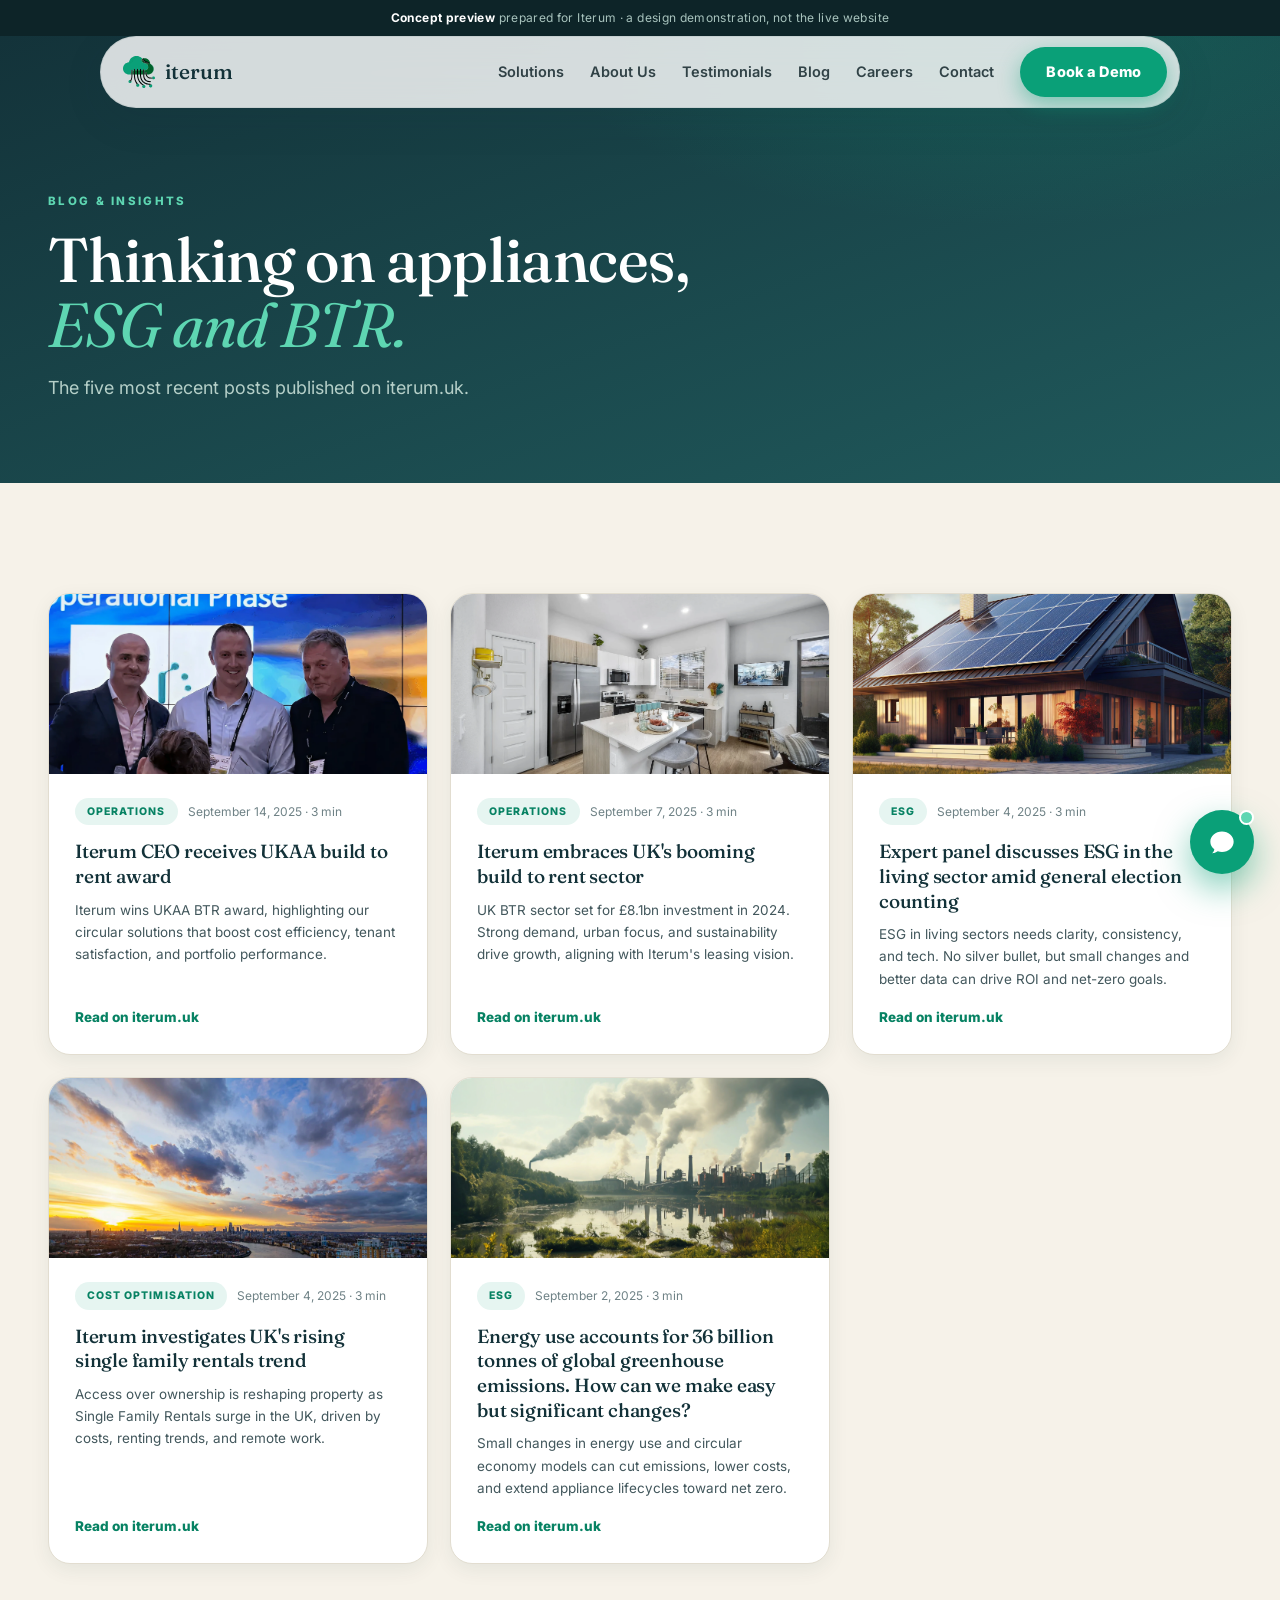
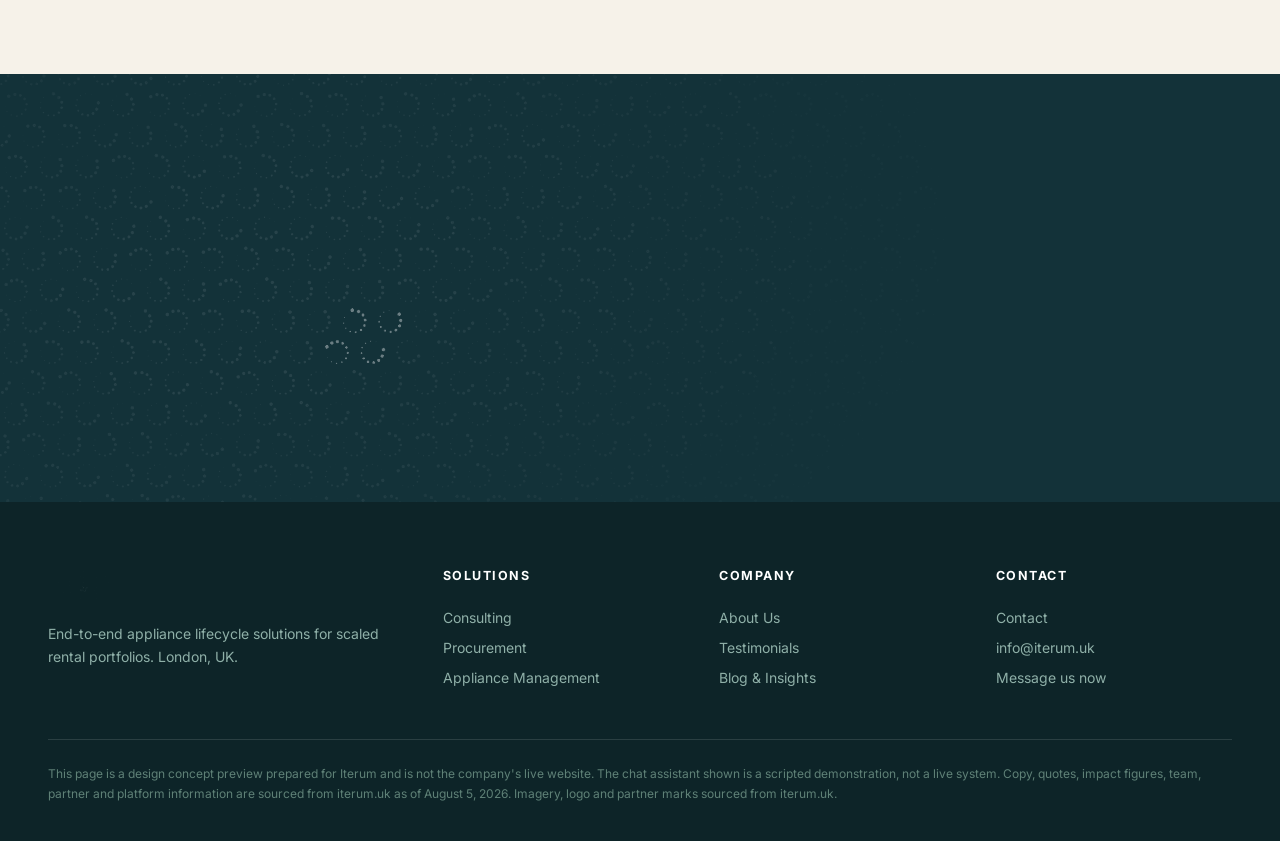
<file: blog.html>
<!DOCTYPE html>
<html lang="en-GB">
<head>
<meta charset="UTF-8">
<meta name="viewport" content="width=device-width, initial-scale=1.0">
<meta name="robots" content="noindex, nofollow">
<title>Blog and Insights | Iterum Concept Preview</title>
<link rel="preconnect" href="https://fonts.googleapis.com">
<link rel="preconnect" href="https://fonts.gstatic.com" crossorigin>
<link href="https://fonts.googleapis.com/css2?family=Fraunces:ital,opsz,wght@0,9..144,400;0,9..144,500;0,9..144,600;1,9..144,400;1,9..144,500&family=Inter:wght@400;500;600;700;800&display=swap" rel="stylesheet">
<link rel="stylesheet" href="assets/site.css?v=8">
<style>
.page-hero{background:linear-gradient(160deg,var(--teal) 0%,var(--teal-2) 100%);color:#fff;position:relative;overflow:hidden;margin-top:-92px;padding:170px 0 80px}
.page-hero::before{content:'';position:absolute;inset:0;background:radial-gradient(700px 300px at 80% 0%,rgba(10,160,120,.25),transparent 70%)}
.page-hero .wrap{position:relative;z-index:2}
.page-hero .eyebrow{color:var(--mint)}
.page-hero h1{font-size:clamp(36px,5vw,62px);line-height:1.05;color:#fff;margin:14px 0 16px;max-width:760px}
.page-hero h1 em{font-style:italic;color:var(--mint);font-weight:400}
.page-hero p.sub{color:#b5cfc8;font-size:18px;max-width:600px}
.posts{display:grid;grid-template-columns:repeat(3,1fr);gap:22px}
.post{background:#fff;border:1px solid var(--line);border-radius:var(--r-lg);overflow:hidden;box-shadow:var(--sh-sm);display:flex;flex-direction:column;transition:transform .2s,box-shadow .2s}
.post:hover{transform:translateY(-4px);box-shadow:var(--sh-md)}
.post .cover{height:180px;overflow:hidden}
.post .cover img{width:100%;height:100%;object-fit:cover;transition:transform .5s}
.post:hover .cover img{transform:scale(1.05)}
.post .pbody{padding:24px 26px 26px;flex:1;display:flex;flex-direction:column}
.post .pmeta{display:flex;gap:10px;align-items:center;margin-bottom:14px;flex-wrap:wrap}
.post .cat{font-size:10.5px;font-weight:800;letter-spacing:.1em;text-transform:uppercase;color:var(--green-dark);background:rgba(10,160,120,.1);border-radius:999px;padding:5px 12px}
.post .date{font-size:12px;color:var(--soft)}
.post h3{font-family:'Fraunces',serif;font-size:19px;line-height:1.3;color:var(--teal);font-weight:500;margin-bottom:10px}
.post p{font-size:13.5px;color:var(--body);flex:1}
.post a{margin-top:16px;font-weight:800;font-size:13.5px;color:var(--green-dark)}
@media(max-width:900px){.posts{grid-template-columns:1fr}}
</style>
</head>
<body>

<div class="ribbon"><b>Concept preview</b> prepared for Iterum · a design demonstration, not the live website</div>

<div class="navwrap">
  <nav>
    <a class="nav-logo" href="index.html"><img src="assets/logo-mark.svg" alt="Iterum"><b>iterum</b></a>
    <div class="navlinks">
      <a href="solutions.html">Solutions</a>
      <a href="about.html">About Us</a>
      <a href="testimonials.html">Testimonials</a>
      <a href="blog.html">Blog</a>
      <a href="careers.html">Careers</a>
      <a href="contact.html">Contact</a>
      <a href="#" class="nav-cta" onclick="openChat();return false">Book a Demo</a>
      <button class="nav-burger" onclick="toggleMenu()" aria-label="Menu"><i></i><i></i><i></i></button>
    </div>
  </nav>
  <div class="mobile-menu" id="mobileMenu">
    <a href="index.html">Home</a>
    <a href="solutions.html">Solutions</a>
    <a href="about.html">About Us</a>
    <a href="testimonials.html">Testimonials</a>
    <a href="blog.html">Blog</a>
    <a href="careers.html">Careers</a>
    <a href="contact.html">Contact</a>
    <a href="#" class="mm-cta" onclick="openChat();toggleMenu();return false">Book a Demo</a>
  </div>
</div>

<header class="page-hero">
  <div class="wrap">
    <span class="eyebrow">Blog &amp; Insights</span>
    <h1>Thinking on appliances, <em>ESG and BTR.</em></h1>
    <p class="sub">The five most recent posts published on iterum.uk.</p>
  </div>
</header>

<section class="section">
  <div class="wrap">
    <div class="posts">
      <div class="post reveal "><div class="cover"><img src="assets/blog-ukaa.webp" alt=""></div><div class="pbody"><div class="pmeta"><span class="cat">Operations</span><span class="date">September 14, 2025 · 3 min</span></div><h3>Iterum CEO receives UKAA build to rent award</h3><p>Iterum wins UKAA BTR award, highlighting our circular solutions that boost cost efficiency, tenant satisfaction, and portfolio performance.</p><a href="https://www.iterum.uk/blog" target="_blank" rel="noopener">Read on iterum.uk</a></div></div>
      <div class="post reveal d1"><div class="cover"><img src="assets/blog-btr.webp" alt=""></div><div class="pbody"><div class="pmeta"><span class="cat">Operations</span><span class="date">September 7, 2025 · 3 min</span></div><h3>Iterum embraces UK's booming build to rent sector</h3><p>UK BTR sector set for £8.1bn investment in 2024. Strong demand, urban focus, and sustainability drive growth, aligning with Iterum's leasing vision.</p><a href="https://www.iterum.uk/blog" target="_blank" rel="noopener">Read on iterum.uk</a></div></div>
      <div class="post reveal d2"><div class="cover"><img src="assets/blog-esg-panel.webp" alt=""></div><div class="pbody"><div class="pmeta"><span class="cat">ESG</span><span class="date">September 4, 2025 · 3 min</span></div><h3>Expert panel discusses ESG in the living sector amid general election counting</h3><p>ESG in living sectors needs clarity, consistency, and tech. No silver bullet, but small changes and better data can drive ROI and net-zero goals.</p><a href="https://www.iterum.uk/blog" target="_blank" rel="noopener">Read on iterum.uk</a></div></div>
      <div class="post reveal d1"><div class="cover"><img src="assets/blog-sfr.webp" alt=""></div><div class="pbody"><div class="pmeta"><span class="cat">Cost Optimisation</span><span class="date">September 4, 2025 · 3 min</span></div><h3>Iterum investigates UK's rising single family rentals trend</h3><p>Access over ownership is reshaping property as Single Family Rentals surge in the UK, driven by costs, renting trends, and remote work.</p><a href="https://www.iterum.uk/blog" target="_blank" rel="noopener">Read on iterum.uk</a></div></div>
      <div class="post reveal d2"><div class="cover"><img src="assets/blog-energy.webp" alt=""></div><div class="pbody"><div class="pmeta"><span class="cat">ESG</span><span class="date">September 2, 2025 · 3 min</span></div><h3>Energy use accounts for 36 billion tonnes of global greenhouse emissions. How can we make easy but significant changes?</h3><p>Small changes in energy use and circular economy models can cut emissions, lower costs, and extend appliance lifecycles toward net zero.</p><a href="https://www.iterum.uk/blog" target="_blank" rel="noopener">Read on iterum.uk</a></div></div>
    </div>
  </div>
</section>

<section class="ctaband">
  <div class="wrap">
    <h2 class="reveal">Less reading, more <em>doing?</em></h2>
    <p class="reveal d1">Book a demo in the chat and see the platform on your own portfolio.</p>
    <div class="reveal d2" style="display:flex;gap:16px;justify-content:center;flex-wrap:wrap">
      <button class="btn btn-white" onclick="openChat()">Book a demo</button>
    </div>
  </div>
</section>
<footer>
  <div class="wrap">
    <div class="cols">
      <div>
        <div class="flogo"><img src="assets/logo-white.png" alt="Iterum"></div>
        <p>End-to-end appliance lifecycle solutions for scaled rental portfolios. London, UK.</p>
      </div>
      <div>
        <h4>Solutions</h4>
        <a href="solutions.html">Consulting</a>
        <a href="solutions.html">Procurement</a>
        <a href="solutions.html">Appliance Management</a>
      </div>
      <div>
        <h4>Company</h4>
        <a href="about.html">About Us</a>
        <a href="testimonials.html">Testimonials</a>
        <a href="blog.html">Blog &amp; Insights</a>
      </div>
      <div>
        <h4>Contact</h4>
        <a href="contact.html">Contact</a>
        <a href="mailto:info@iterum.uk">info@iterum.uk</a>
        <a href="#" onclick="openChat();return false">Message us now</a>
      </div>
    </div>
    <div class="disclosure">
      This page is a design concept preview prepared for Iterum and is not the company's live website. The chat assistant shown is a scripted demonstration, not a live system. Copy, quotes, impact figures, team, partner and platform information are sourced from iterum.uk as of August 5, 2026. Imagery, logo and partner marks sourced from iterum.uk.
    </div>
  </div>
</footer>

<button class="chat-fab" id="chatFab" onclick="toggleChat()" aria-label="Open chat">
  <span class="pulse"></span>
  <svg viewBox="0 0 24 24"><path d="M12 3C6.5 3 2 6.9 2 11.7c0 2.6 1.3 4.9 3.4 6.5-.1 1-.6 2.4-1.8 3.5 0 0 2.7-.2 4.8-1.7 1.1.3 2.4.5 3.6.5 5.5 0 10-3.9 10-8.8S17.5 3 12 3z"/></svg>
</button>

<div class="chat-panel" id="chatPanel">
  <div class="chat-head">
    <div class="cav"><img src="assets/logo-mark.svg" alt=""></div>
    <div><b>Iterum Assistant</b><span><i class="don"></i>Online now, replies in seconds</span></div>
  </div>
  <div class="chat-body" id="chatBody"></div>
  <div class="chat-foot"><span>Scripted demo preview. The live version is trained on Iterum's solutions, portfolio data and booking calendar.</span></div>
</div>

<script src="assets/site.js?v=8"></script>
</body>
</html>
</file>
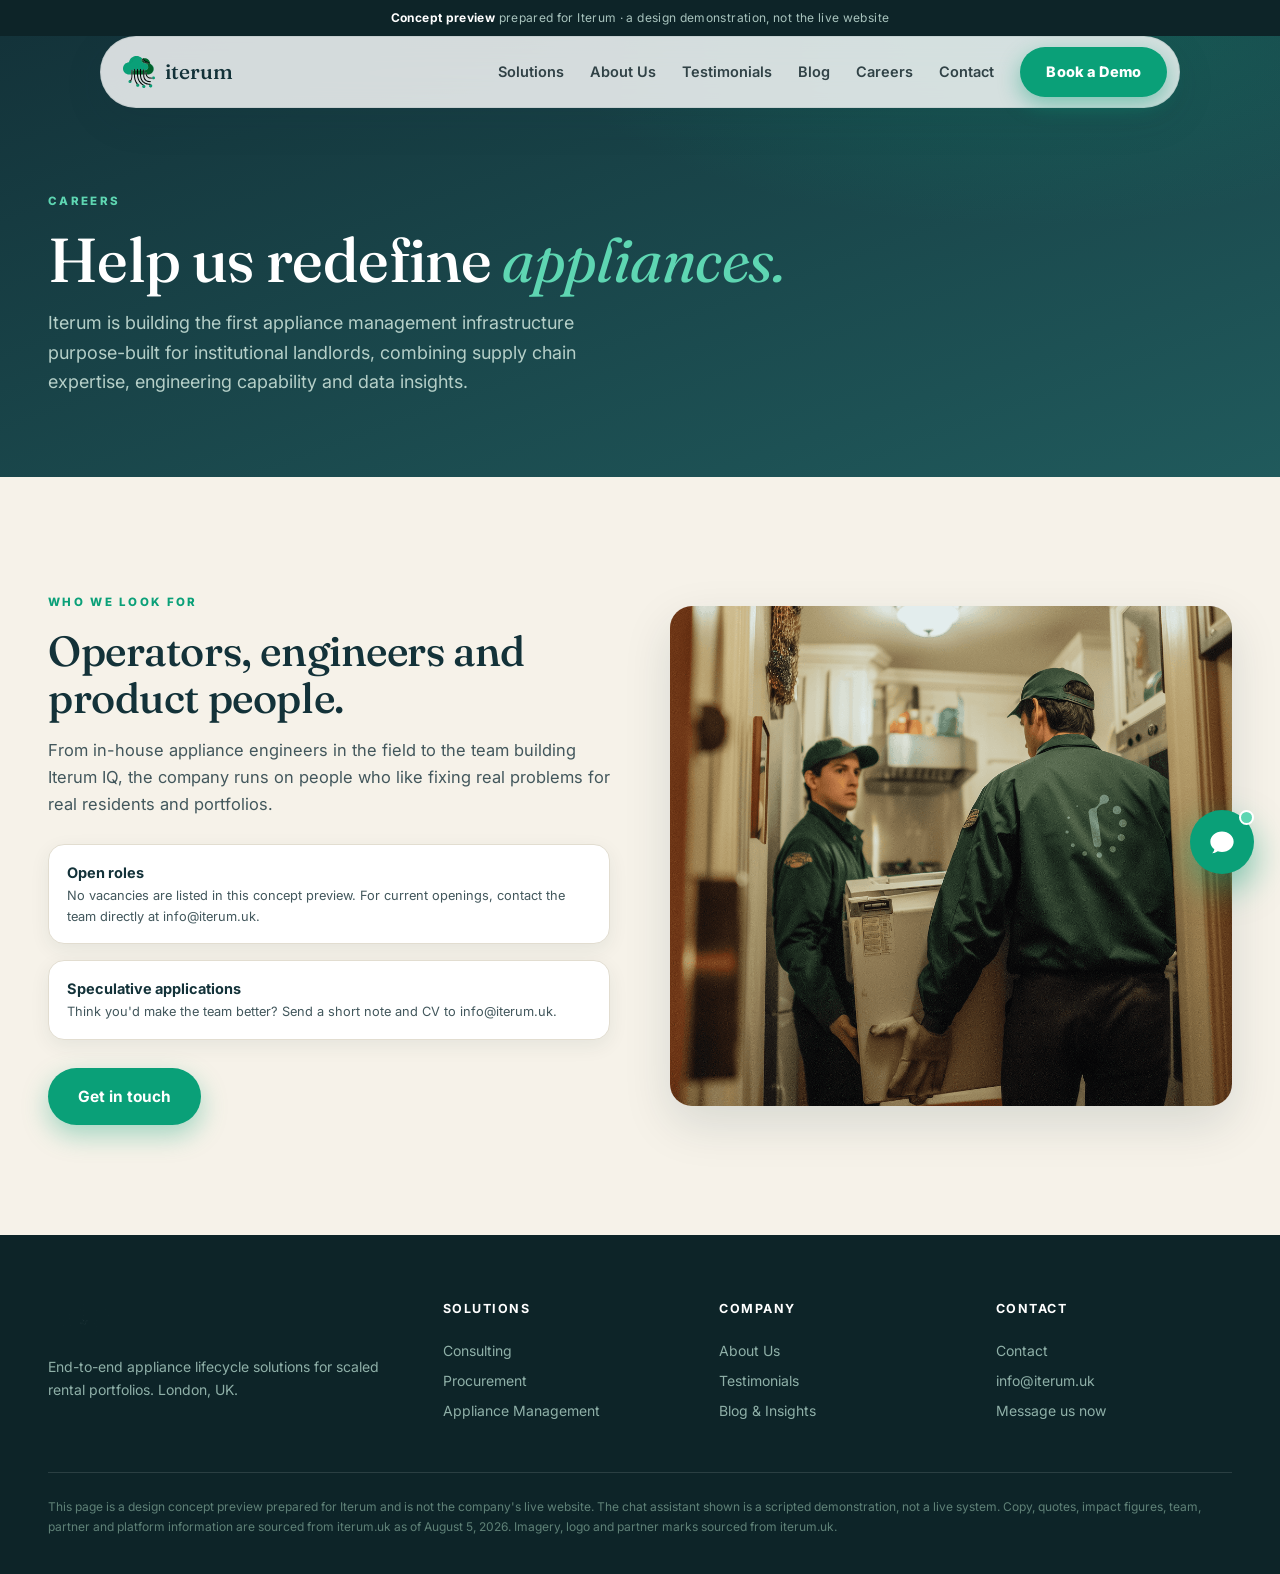
<file: careers.html>
<!DOCTYPE html>
<html lang="en-GB">
<head>
<meta charset="UTF-8">
<meta name="viewport" content="width=device-width, initial-scale=1.0">
<meta name="robots" content="noindex, nofollow">
<title>Careers | Iterum Concept Preview</title>
<link rel="preconnect" href="https://fonts.googleapis.com">
<link rel="preconnect" href="https://fonts.gstatic.com" crossorigin>
<link href="https://fonts.googleapis.com/css2?family=Fraunces:ital,opsz,wght@0,9..144,400;0,9..144,500;0,9..144,600;1,9..144,400;1,9..144,500&family=Inter:wght@400;500;600;700;800&display=swap" rel="stylesheet">
<link rel="stylesheet" href="assets/site.css?v=8">
<style>
.page-hero{background:linear-gradient(160deg,var(--teal) 0%,var(--teal-2) 100%);color:#fff;position:relative;overflow:hidden;margin-top:-92px;padding:170px 0 80px}
.page-hero::before{content:'';position:absolute;inset:0;background:radial-gradient(700px 300px at 80% 0%,rgba(10,160,120,.25),transparent 70%)}
.page-hero .wrap{position:relative;z-index:2}
.page-hero .eyebrow{color:var(--mint)}
.page-hero h1{font-size:clamp(36px,5vw,62px);line-height:1.05;color:#fff;margin:14px 0 16px;max-width:760px}
.page-hero h1 em{font-style:italic;color:var(--mint);font-weight:400}
.page-hero p.sub{color:#b5cfc8;font-size:18px;max-width:600px}
.careers-grid{display:grid;grid-template-columns:1fr 1fr;gap:60px;align-items:center}
.careers-grid .pic{border-radius:var(--r-lg);overflow:hidden;box-shadow:var(--sh-md)}
.cvals{display:flex;flex-direction:column;gap:16px;margin-top:26px}
.cval{display:flex;gap:13px;align-items:flex-start;background:#fff;border:1px solid var(--line);border-radius:var(--r-md);padding:16px 18px;box-shadow:var(--sh-sm)}
.cval b{font-size:14.5px;color:var(--teal);display:block}
.cval p{font-size:12.8px;color:var(--body)}
@media(max-width:900px){.careers-grid{grid-template-columns:1fr}}
</style>
</head>
<body>

<div class="ribbon"><b>Concept preview</b> prepared for Iterum · a design demonstration, not the live website</div>

<div class="navwrap">
  <nav>
    <a class="nav-logo" href="index.html"><img src="assets/logo-mark.svg" alt="Iterum"><b>iterum</b></a>
    <div class="navlinks">
      <a href="solutions.html">Solutions</a>
      <a href="about.html">About Us</a>
      <a href="testimonials.html">Testimonials</a>
      <a href="blog.html">Blog</a>
      <a href="careers.html">Careers</a>
      <a href="contact.html">Contact</a>
      <a href="#" class="nav-cta" onclick="openChat();return false">Book a Demo</a>
      <button class="nav-burger" onclick="toggleMenu()" aria-label="Menu"><i></i><i></i><i></i></button>
    </div>
  </nav>
  <div class="mobile-menu" id="mobileMenu">
    <a href="index.html">Home</a>
    <a href="solutions.html">Solutions</a>
    <a href="about.html">About Us</a>
    <a href="testimonials.html">Testimonials</a>
    <a href="blog.html">Blog</a>
    <a href="careers.html">Careers</a>
    <a href="contact.html">Contact</a>
    <a href="#" class="mm-cta" onclick="openChat();toggleMenu();return false">Book a Demo</a>
  </div>
</div>

<header class="page-hero">
  <div class="wrap">
    <span class="eyebrow">Careers</span>
    <h1>Help us redefine <em>appliances.</em></h1>
    <p class="sub">Iterum is building the first appliance management infrastructure purpose-built for institutional landlords, combining supply chain expertise, engineering capability and data insights.</p>
  </div>
</header>

<section class="section">
  <div class="wrap careers-grid">
    <div class="reveal">
      <span class="eyebrow">Who we look for</span>
      <h2 style="font-family:'Fraunces',serif;font-size:clamp(28px,3.6vw,42px);line-height:1.1;color:var(--teal);margin:14px 0 16px;font-weight:500">Operators, engineers and product people.</h2>
      <p style="color:var(--body);font-size:16.5px">From in-house appliance engineers in the field to the team building Iterum IQ, the company runs on people who like fixing real problems for real residents and portfolios.</p>
      <div class="cvals">
        <div class="cval"><div><b>Open roles</b><p>No vacancies are listed in this concept preview. For current openings, contact the team directly at info@iterum.uk.</p></div></div>
        <div class="cval"><div><b>Speculative applications</b><p>Think you'd make the team better? Send a short note and CV to info@iterum.uk.</p></div></div>
      </div>
      <div style="margin-top:28px"><a class="btn btn-green" href="mailto:info@iterum.uk">Get in touch</a></div>
    </div>
    <div class="pic reveal d2"><img src="assets/engineers.png" alt="Iterum engineers at work"></div>
  </div>
</section>
<footer>
  <div class="wrap">
    <div class="cols">
      <div>
        <div class="flogo"><img src="assets/logo-white.png" alt="Iterum"></div>
        <p>End-to-end appliance lifecycle solutions for scaled rental portfolios. London, UK.</p>
      </div>
      <div>
        <h4>Solutions</h4>
        <a href="solutions.html">Consulting</a>
        <a href="solutions.html">Procurement</a>
        <a href="solutions.html">Appliance Management</a>
      </div>
      <div>
        <h4>Company</h4>
        <a href="about.html">About Us</a>
        <a href="testimonials.html">Testimonials</a>
        <a href="blog.html">Blog &amp; Insights</a>
      </div>
      <div>
        <h4>Contact</h4>
        <a href="contact.html">Contact</a>
        <a href="mailto:info@iterum.uk">info@iterum.uk</a>
        <a href="#" onclick="openChat();return false">Message us now</a>
      </div>
    </div>
    <div class="disclosure">
      This page is a design concept preview prepared for Iterum and is not the company's live website. The chat assistant shown is a scripted demonstration, not a live system. Copy, quotes, impact figures, team, partner and platform information are sourced from iterum.uk as of August 5, 2026. Imagery, logo and partner marks sourced from iterum.uk.
    </div>
  </div>
</footer>

<button class="chat-fab" id="chatFab" onclick="toggleChat()" aria-label="Open chat">
  <span class="pulse"></span>
  <svg viewBox="0 0 24 24"><path d="M12 3C6.5 3 2 6.9 2 11.7c0 2.6 1.3 4.9 3.4 6.5-.1 1-.6 2.4-1.8 3.5 0 0 2.7-.2 4.8-1.7 1.1.3 2.4.5 3.6.5 5.5 0 10-3.9 10-8.8S17.5 3 12 3z"/></svg>
</button>

<div class="chat-panel" id="chatPanel">
  <div class="chat-head">
    <div class="cav"><img src="assets/logo-mark.svg" alt=""></div>
    <div><b>Iterum Assistant</b><span><i class="don"></i>Online now, replies in seconds</span></div>
  </div>
  <div class="chat-body" id="chatBody"></div>
  <div class="chat-foot"><span>Scripted demo preview. The live version is trained on Iterum's solutions, portfolio data and booking calendar.</span></div>
</div>

<script src="assets/site.js?v=8"></script>
</body>
</html>
</file>
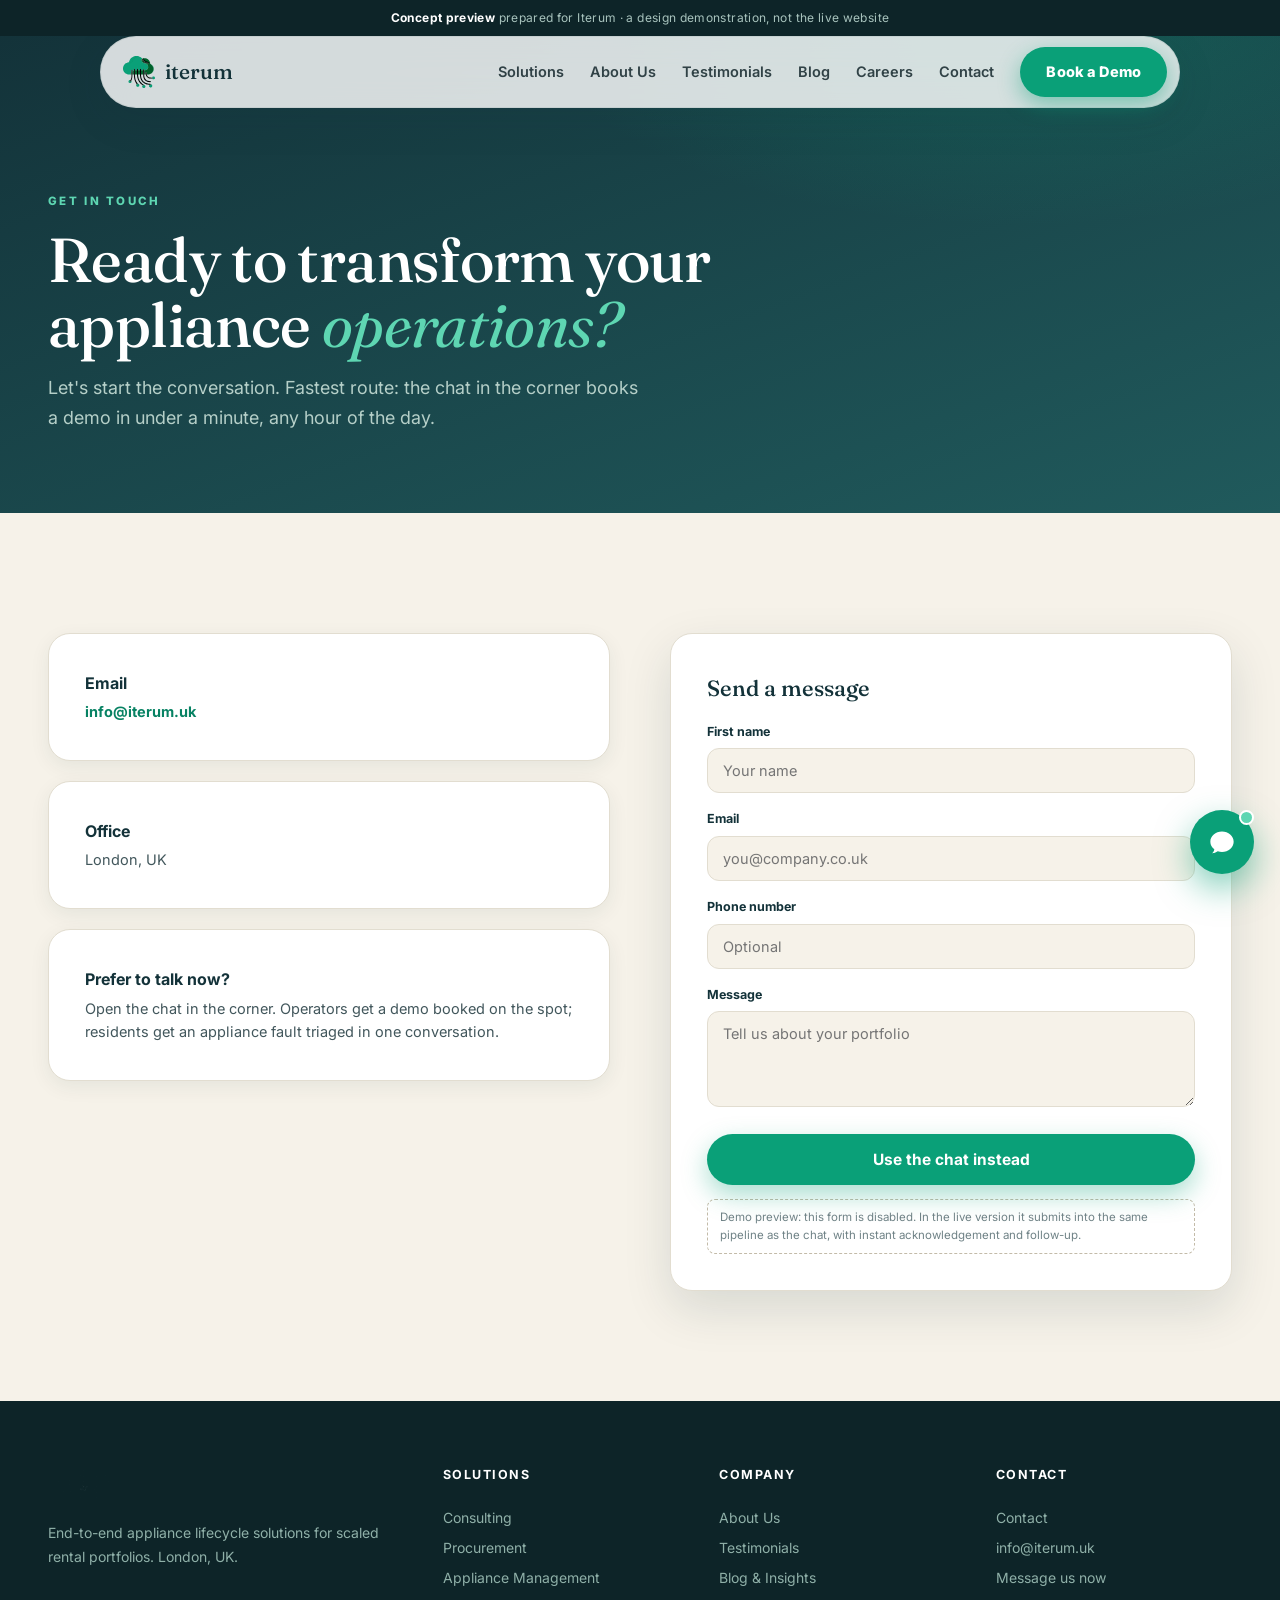
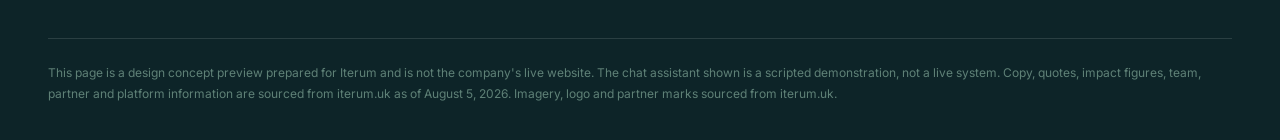
<file: contact.html>
<!DOCTYPE html>
<html lang="en-GB">
<head>
<meta charset="UTF-8">
<meta name="viewport" content="width=device-width, initial-scale=1.0">
<meta name="robots" content="noindex, nofollow">
<title>Contact | Iterum Concept Preview</title>
<link rel="preconnect" href="https://fonts.googleapis.com">
<link rel="preconnect" href="https://fonts.gstatic.com" crossorigin>
<link href="https://fonts.googleapis.com/css2?family=Fraunces:ital,opsz,wght@0,9..144,400;0,9..144,500;0,9..144,600;1,9..144,400;1,9..144,500&family=Inter:wght@400;500;600;700;800&display=swap" rel="stylesheet">
<link rel="stylesheet" href="assets/site.css?v=8">
<style>
.page-hero{background:linear-gradient(160deg,var(--teal) 0%,var(--teal-2) 100%);color:#fff;position:relative;overflow:hidden;margin-top:-92px;padding:170px 0 80px}
.page-hero::before{content:'';position:absolute;inset:0;background:radial-gradient(700px 300px at 80% 0%,rgba(10,160,120,.25),transparent 70%)}
.page-hero .wrap{position:relative;z-index:2}
.page-hero .eyebrow{color:var(--mint)}
.page-hero h1{font-size:clamp(36px,5vw,62px);line-height:1.05;color:#fff;margin:14px 0 16px;max-width:760px}
.page-hero h1 em{font-style:italic;color:var(--mint);font-weight:400}
.page-hero p.sub{color:#b5cfc8;font-size:18px;max-width:600px}

.contact-grid{display:grid;grid-template-columns:1fr 1fr;gap:60px;align-items:start;margin-top:10px}
.cc{background:#fff;border:1px solid var(--line);border-radius:var(--r-lg);padding:36px;box-shadow:var(--sh-sm);margin-bottom:20px}
.cc b{font-size:16px;color:var(--teal);display:block;margin-bottom:4px}
.cc p{font-size:14.5px;color:var(--body)}
.cc a{color:var(--green-dark);font-weight:700}
.form{background:#fff;border:1px solid var(--line);border-radius:var(--r-lg);padding:36px;box-shadow:var(--sh-md)}
.form label{display:block;font-size:12.5px;font-weight:700;color:var(--teal);margin:16px 0 6px}
.form input,.form textarea{width:100%;border:1.5px solid var(--line);border-radius:12px;padding:13px 15px;font-family:'Inter',sans-serif;font-size:14.5px;background:var(--cream)}
.form .note{font-size:11.5px;color:var(--soft);margin-top:14px;border:1px dashed #c3bba9;border-radius:8px;padding:8px 12px}
.form button{margin-top:18px;width:100%}
@media(max-width:900px){.contact-grid{grid-template-columns:1fr}}

</style>
</head>
<body>

<div class="ribbon"><b>Concept preview</b> prepared for Iterum · a design demonstration, not the live website</div>

<div class="navwrap">
  <nav>
    <a class="nav-logo" href="index.html"><img src="assets/logo-mark.svg" alt="Iterum"><b>iterum</b></a>
    <div class="navlinks">
      <a href="solutions.html">Solutions</a>
      <a href="about.html">About Us</a>
      <a href="testimonials.html">Testimonials</a>
      <a href="blog.html">Blog</a>
      <a href="careers.html">Careers</a>
      <a href="contact.html">Contact</a>
      <a href="#" class="nav-cta" onclick="openChat();return false">Book a Demo</a>
      <button class="nav-burger" onclick="toggleMenu()" aria-label="Menu"><i></i><i></i><i></i></button>
    </div>
  </nav>
  <div class="mobile-menu" id="mobileMenu">
    <a href="index.html">Home</a>
    <a href="solutions.html">Solutions</a>
    <a href="about.html">About Us</a>
    <a href="testimonials.html">Testimonials</a>
    <a href="blog.html">Blog</a>
    <a href="careers.html">Careers</a>
    <a href="contact.html">Contact</a>
    <a href="#" class="mm-cta" onclick="openChat();toggleMenu();return false">Book a Demo</a>
  </div>
</div>

<header class="page-hero">
  <div class="wrap">
    <span class="eyebrow">Get in touch</span>
    <h1>Ready to transform your appliance <em>operations?</em></h1>
    <p class="sub">Let's start the conversation. Fastest route: the chat in the corner books a demo in under a minute, any hour of the day.</p>
  </div>
</header>

<section class="section">
  <div class="wrap contact-grid">
    <div class="reveal">
      <div class="cc"><b>Email</b><p><a href="mailto:info@iterum.uk">info@iterum.uk</a></p></div>
      <div class="cc"><b>Office</b><p>London, UK</p></div>
      <div class="cc"><b>Prefer to talk now?</b><p>Open the chat in the corner. Operators get a demo booked on the spot; residents get an appliance fault triaged in one conversation.</p></div>
    </div>
    <div class="form reveal d2">
      <b style="font-family:'Fraunces',serif;font-size:22px;color:var(--teal);font-weight:500">Send a message</b>
      <label>First name</label><input type="text" placeholder="Your name" disabled>
      <label>Email</label><input type="email" placeholder="you@company.co.uk" disabled>
      <label>Phone number</label><input type="tel" placeholder="Optional" disabled>
      <label>Message</label><textarea rows="4" placeholder="Tell us about your portfolio" disabled></textarea>
      <button class="btn btn-green" onclick="openChat()">Use the chat instead</button>
      <div class="note">Demo preview: this form is disabled. In the live version it submits into the same pipeline as the chat, with instant acknowledgement and follow-up.</div>
    </div>
  </div>
</section>

<footer>
  <div class="wrap">
    <div class="cols">
      <div>
        <div class="flogo"><img src="assets/logo-white.png" alt="Iterum"></div>
        <p>End-to-end appliance lifecycle solutions for scaled rental portfolios. London, UK.</p>
      </div>
      <div>
        <h4>Solutions</h4>
        <a href="solutions.html">Consulting</a>
        <a href="solutions.html">Procurement</a>
        <a href="solutions.html">Appliance Management</a>
      </div>
      <div>
        <h4>Company</h4>
        <a href="about.html">About Us</a>
        <a href="testimonials.html">Testimonials</a>
        <a href="blog.html">Blog &amp; Insights</a>
      </div>
      <div>
        <h4>Contact</h4>
        <a href="contact.html">Contact</a>
        <a href="mailto:info@iterum.uk">info@iterum.uk</a>
        <a href="#" onclick="openChat();return false">Message us now</a>
      </div>
    </div>
    <div class="disclosure">
      This page is a design concept preview prepared for Iterum and is not the company's live website. The chat assistant shown is a scripted demonstration, not a live system. Copy, quotes, impact figures, team, partner and platform information are sourced from iterum.uk as of August 5, 2026. Imagery, logo and partner marks sourced from iterum.uk.
    </div>
  </div>
</footer>

<button class="chat-fab" id="chatFab" onclick="toggleChat()" aria-label="Open chat">
  <span class="pulse"></span>
  <svg viewBox="0 0 24 24"><path d="M12 3C6.5 3 2 6.9 2 11.7c0 2.6 1.3 4.9 3.4 6.5-.1 1-.6 2.4-1.8 3.5 0 0 2.7-.2 4.8-1.7 1.1.3 2.4.5 3.6.5 5.5 0 10-3.9 10-8.8S17.5 3 12 3z"/></svg>
</button>

<div class="chat-panel" id="chatPanel">
  <div class="chat-head">
    <div class="cav"><img src="assets/logo-mark.svg" alt=""></div>
    <div><b>Iterum Assistant</b><span><i class="don"></i>Online now, replies in seconds</span></div>
  </div>
  <div class="chat-body" id="chatBody"></div>
  <div class="chat-foot"><span>Scripted demo preview. The live version is trained on Iterum's solutions, portfolio data and booking calendar.</span></div>
</div>

<script src="assets/site.js?v=8"></script>
</body>
</html>
</file>
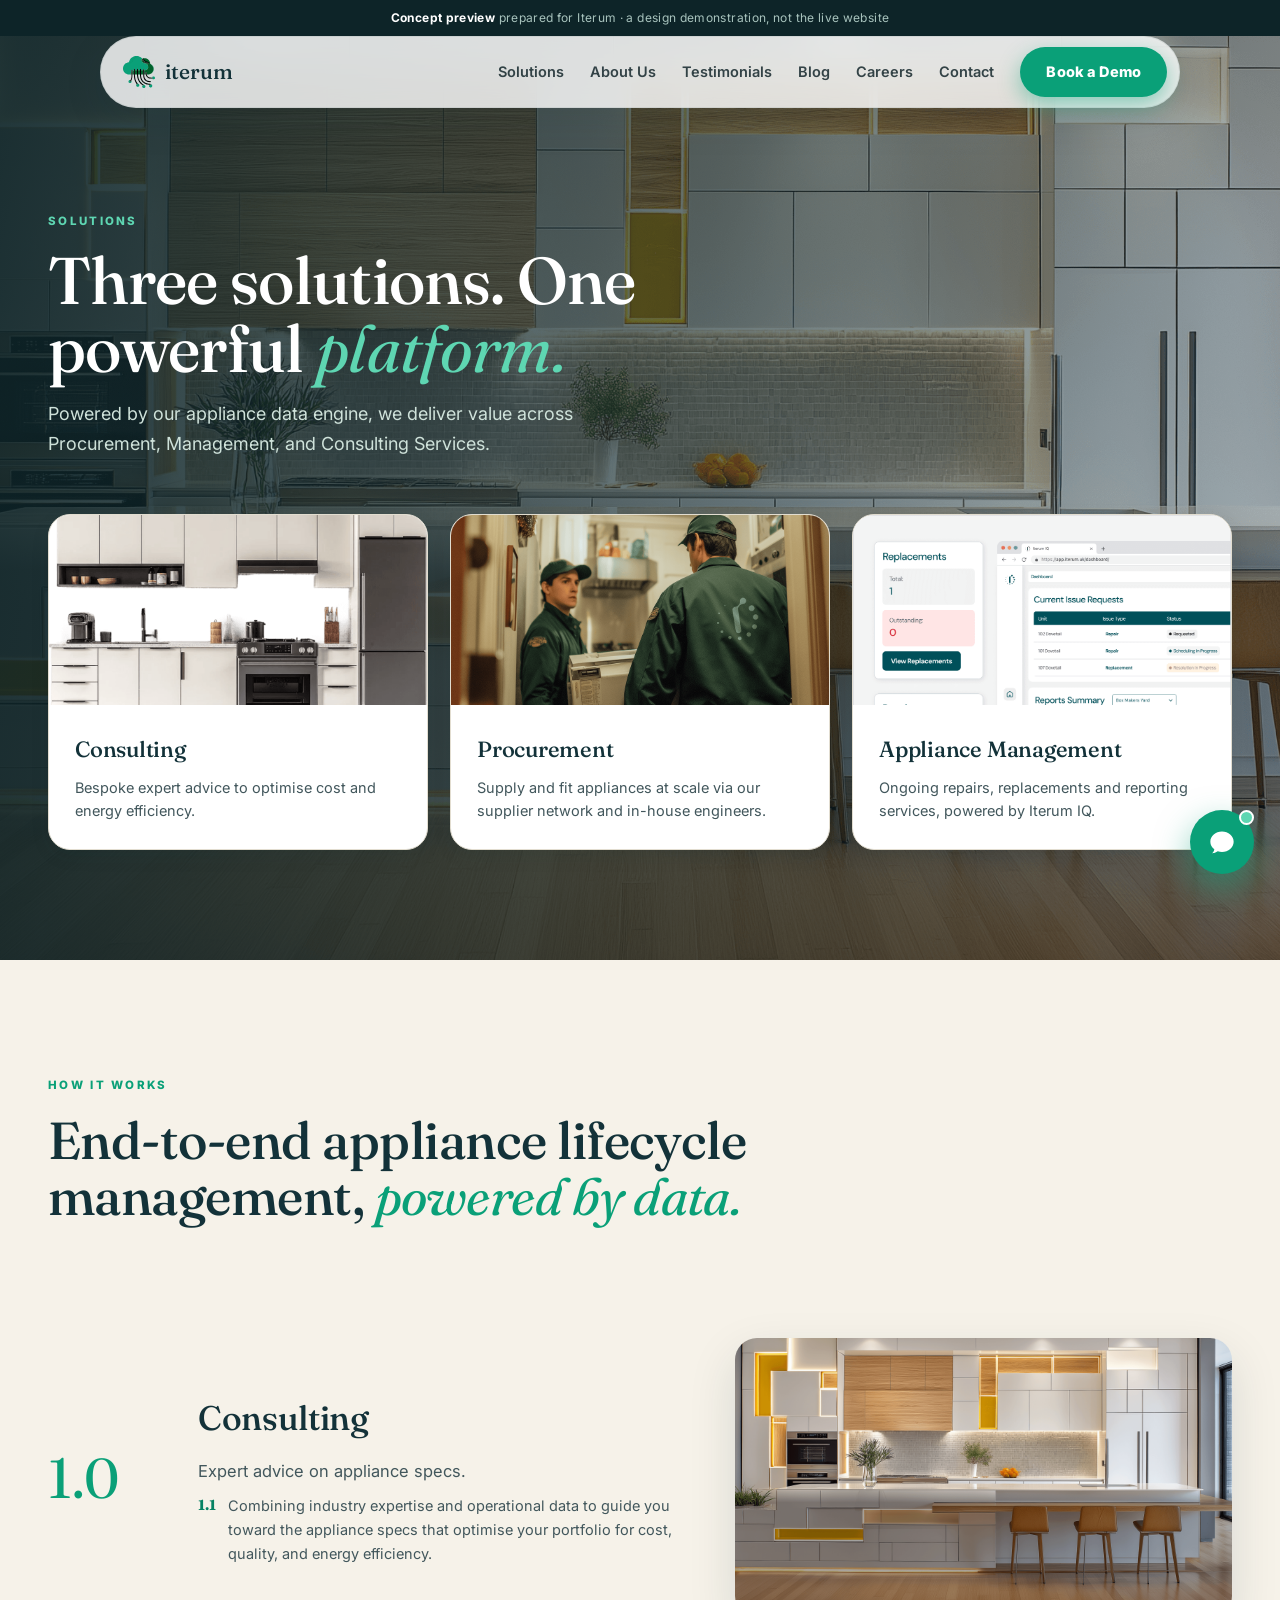
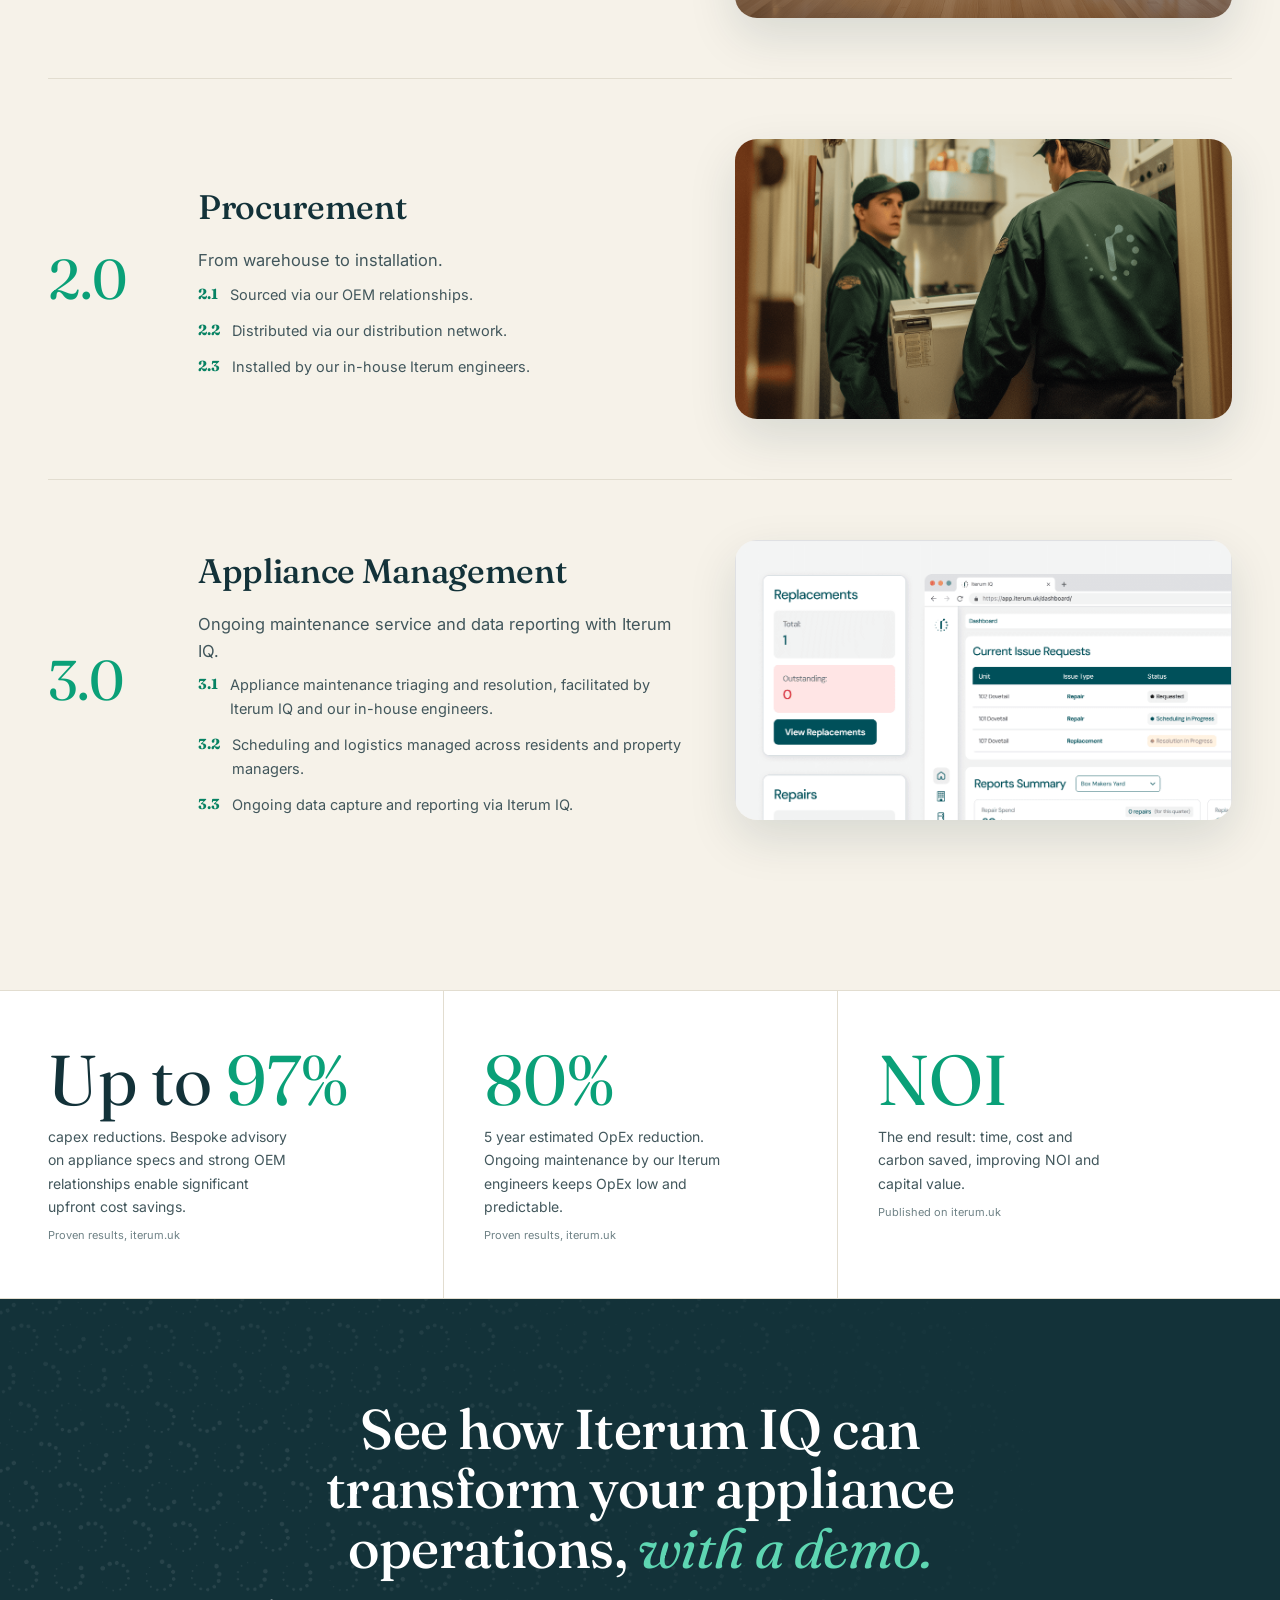
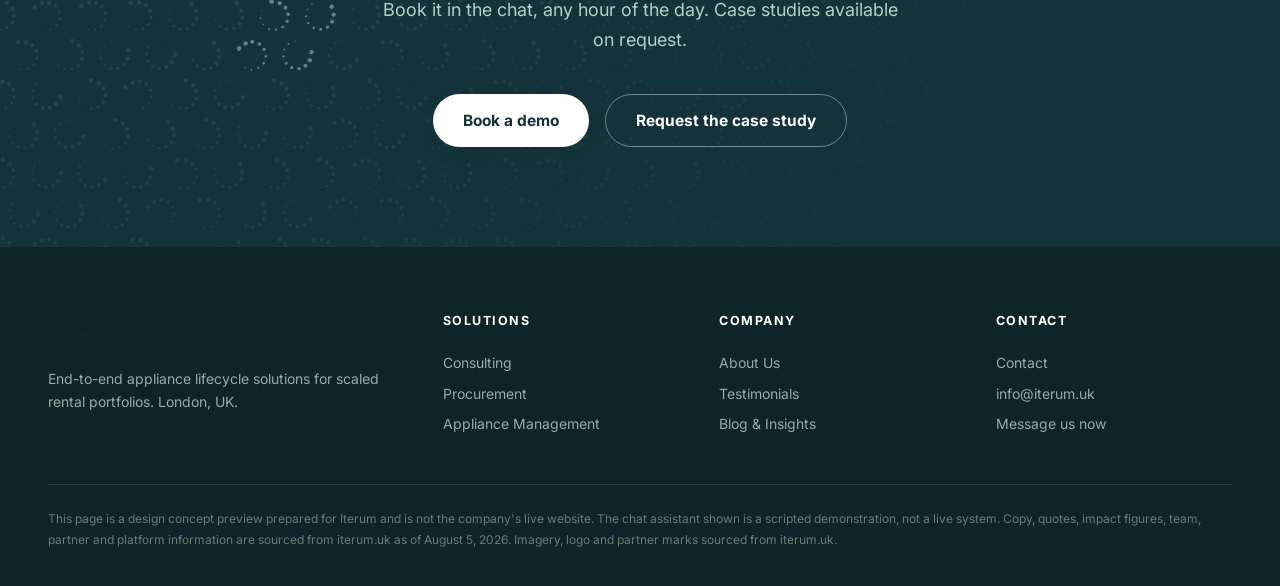
<file: solutions.html>
<!DOCTYPE html>
<html lang="en-GB">
<head>
<meta charset="UTF-8">
<meta name="viewport" content="width=device-width, initial-scale=1.0">
<meta name="robots" content="noindex, nofollow">
<title>Solutions | Iterum Concept Preview</title>
<link rel="preconnect" href="https://fonts.googleapis.com">
<link rel="preconnect" href="https://fonts.gstatic.com" crossorigin>
<link href="https://fonts.googleapis.com/css2?family=Fraunces:ital,opsz,wght@0,9..144,400;0,9..144,500;0,9..144,600;1,9..144,400;1,9..144,500&family=Inter:wght@400;500;600;700;800&display=swap" rel="stylesheet">
<link rel="stylesheet" href="assets/site.css?v=8">
<style>
.sol-hero{position:relative;overflow:hidden;margin-top:-92px;padding:0;color:#fff}
.sol-hero .bg{position:absolute;inset:0}
.sol-hero .bg img{width:100%;height:100%;object-fit:cover;object-position:center 65%}
.sol-hero .bg::after{content:'';position:absolute;inset:0;background:linear-gradient(100deg,rgba(13,36,40,.92) 0%,rgba(13,36,40,.66) 45%,rgba(13,36,40,.3) 100%)}
.sol-hero .wrap{position:relative;z-index:2;padding:190px 28px 110px}
.sol-hero .eyebrow{color:var(--mint)}
.sol-hero h1{font-size:clamp(38px,5.2vw,66px);line-height:1.03;color:#fff;margin:14px 0 16px;max-width:820px}
.sol-hero h1 em{font-style:italic;color:var(--mint);font-weight:400}
.sol-hero p.sub{color:#cfe2da;font-size:18px;max-width:620px}
.sol-cards{display:grid;grid-template-columns:repeat(3,1fr);gap:22px;margin-top:56px}
.scard{border-radius:var(--r-lg);overflow:hidden;background:#fff;border:1px solid var(--line);box-shadow:var(--sh-sm);display:flex;flex-direction:column;transition:transform .25s,box-shadow .25s}
.scard:hover{transform:translateY(-6px);box-shadow:var(--sh-md)}
.scard .cover{height:190px;overflow:hidden;position:relative}
.scard .cover img{width:100%;height:100%;object-fit:cover;transition:transform .5s}
.scard:hover .cover img{transform:scale(1.05)}
.scard .body{padding:26px}
.scard h3{font-family:'Fraunces',serif;font-size:22px;color:var(--teal);font-weight:500;margin-bottom:8px}
.scard p{font-size:14.5px;color:var(--body)}
@media(max-width:900px){.sol-cards{grid-template-columns:1fr}}
.how-row{display:grid;grid-template-columns:110px 1fr 1fr;gap:40px;align-items:center;padding:60px 0;border-top:1px solid var(--line)}
.how-row:first-of-type{border-top:none}
.how-num{font-family:'Fraunces',serif;font-size:56px;color:var(--green);line-height:1}
.how-row h3{font-family:'Fraunces',serif;font-size:clamp(24px,2.8vw,34px);color:var(--teal);font-weight:500;margin-bottom:12px}
.how-row .steps{display:flex;flex-direction:column;gap:12px;margin-top:8px}
.how-row .steps div{display:flex;gap:12px;font-size:14.5px;color:var(--body)}
.how-row .steps b{color:var(--green-dark);font-family:'Fraunces',serif;flex:none}
.how-row .pic{border-radius:var(--r-lg);overflow:hidden;box-shadow:var(--sh-md)}
.how-row .pic img{width:100%;height:280px;object-fit:cover}
@media(max-width:960px){.how-row{grid-template-columns:1fr}}
</style>
</head>
<body>

<div class="ribbon"><b>Concept preview</b> prepared for Iterum · a design demonstration, not the live website</div>

<div class="navwrap">
  <nav>
    <a class="nav-logo" href="index.html"><img src="assets/logo-mark.svg" alt="Iterum"><b>iterum</b></a>
    <div class="navlinks">
      <a href="solutions.html">Solutions</a>
      <a href="about.html">About Us</a>
      <a href="testimonials.html">Testimonials</a>
      <a href="blog.html">Blog</a>
      <a href="careers.html">Careers</a>
      <a href="contact.html">Contact</a>
      <a href="#" class="nav-cta" onclick="openChat();return false">Book a Demo</a>
      <button class="nav-burger" onclick="toggleMenu()" aria-label="Menu"><i></i><i></i><i></i></button>
    </div>
  </nav>
  <div class="mobile-menu" id="mobileMenu">
    <a href="index.html">Home</a>
    <a href="solutions.html">Solutions</a>
    <a href="about.html">About Us</a>
    <a href="testimonials.html">Testimonials</a>
    <a href="blog.html">Blog</a>
    <a href="careers.html">Careers</a>
    <a href="contact.html">Contact</a>
    <a href="#" class="mm-cta" onclick="openChat();toggleMenu();return false">Book a Demo</a>
  </div>
</div>

<header class="sol-hero">
  <div class="bg"><img src="assets/kitchen-2.png" alt="A modern kitchen in a managed rental development"></div>
  <div class="wrap">
    <span class="eyebrow">Solutions</span>
    <h1>Three solutions. One powerful <em>platform.</em></h1>
    <p class="sub">Powered by our appliance data engine, we deliver value across Procurement, Management, and Consulting Services.</p>
    <div class="sol-cards">
      <div class="scard reveal"><div class="cover"><img src="assets/appliance-set.png" alt="A specified appliance set"></div><div class="body"><h3>Consulting</h3><p>Bespoke expert advice to optimise cost and energy efficiency.</p></div></div>
      <div class="scard reveal d1"><div class="cover"><img src="assets/engineers.png" alt="Iterum engineers fitting an appliance" style="object-position:center 30%"></div><div class="body"><h3>Procurement</h3><p>Supply and fit appliances at scale via our supplier network and in-house engineers.</p></div></div>
      <div class="scard reveal d2"><div class="cover"><img src="assets/iq-dashboard.png" alt="Iterum IQ dashboard" style="object-position:top"></div><div class="body"><h3>Appliance Management</h3><p>Ongoing repairs, replacements and reporting services, powered by Iterum IQ.</p></div></div>
    </div>
  </div>
</header>

<section class="section">
  <div class="wrap">
    <div class="bento-head reveal">
      <span class="eyebrow">How it works</span>
      <h2>End-to-end appliance lifecycle management, <em>powered by data.</em></h2>
    </div>
    <div class="how">
      <div class="how-row reveal">
        <div class="how-num">1.0</div>
        <div>
          <h3>Consulting</h3>
          <p style="color:var(--body)">Expert advice on appliance specs.</p>
          <div class="steps">
            <div><b>1.1</b><span>Combining industry expertise and operational data to guide you toward the appliance specs that optimise your portfolio for cost, quality, and energy efficiency.</span></div>
          </div>
        </div>
        <div class="pic"><img src="assets/kitchen-2.png" alt="Appliance specification consulting"></div>
      </div>
      <div class="how-row reveal">
        <div class="how-num">2.0</div>
        <div>
          <h3>Procurement</h3>
          <p style="color:var(--body)">From warehouse to installation.</p>
          <div class="steps">
            <div><b>2.1</b><span>Sourced via our OEM relationships.</span></div>
            <div><b>2.2</b><span>Distributed via our distribution network.</span></div>
            <div><b>2.3</b><span>Installed by our in-house Iterum engineers.</span></div>
          </div>
        </div>
        <div class="pic"><img src="assets/engineers.png" alt="Iterum engineers installing an appliance"></div>
      </div>
      <div class="how-row reveal">
        <div class="how-num">3.0</div>
        <div>
          <h3>Appliance Management</h3>
          <p style="color:var(--body)">Ongoing maintenance service and data reporting with Iterum IQ.</p>
          <div class="steps">
            <div><b>3.1</b><span>Appliance maintenance triaging and resolution, facilitated by Iterum IQ and our in-house engineers.</span></div>
            <div><b>3.2</b><span>Scheduling and logistics managed across residents and property managers.</span></div>
            <div><b>3.3</b><span>Ongoing data capture and reporting via Iterum IQ.</span></div>
          </div>
        </div>
        <div class="pic"><img src="assets/iq-dashboard.png" alt="Iterum IQ dashboard" style="object-position:top"></div>
      </div>
    </div>
  </div>
</section>

<div class="stats">
  <div class="wrap">
    <div class="stat reveal"><div class="big">Up to <span>97%</span></div><p>capex reductions. Bespoke advisory on appliance specs and strong OEM relationships enable significant upfront cost savings.</p><span class="src">Proven results, iterum.uk</span></div>
    <div class="stat reveal d1"><div class="big"><span>80%</span></div><p>5 year estimated OpEx reduction. Ongoing maintenance by our Iterum engineers keeps OpEx low and predictable.</p><span class="src">Proven results, iterum.uk</span></div>
    <div class="stat reveal d2"><div class="big"><span>NOI</span></div><p>The end result: time, cost and carbon saved, improving NOI and capital value.</p><span class="src">Published on iterum.uk</span></div>
  </div>
</div>

<section class="ctaband">
  <div class="wrap">
    <h2 class="reveal">See how Iterum IQ can transform your appliance operations, <em>with a demo.</em></h2>
    <p class="reveal d1">Book it in the chat, any hour of the day. Case studies available on request.</p>
    <div class="reveal d2" style="display:flex;gap:16px;justify-content:center;flex-wrap:wrap">
      <button class="btn btn-white" onclick="openChat()">Book a demo</button>
      <button class="btn btn-ghost" onclick="openChat()">Request the case study</button>
    </div>
  </div>
</section>
<footer>
  <div class="wrap">
    <div class="cols">
      <div>
        <div class="flogo"><img src="assets/logo-white.png" alt="Iterum"></div>
        <p>End-to-end appliance lifecycle solutions for scaled rental portfolios. London, UK.</p>
      </div>
      <div>
        <h4>Solutions</h4>
        <a href="solutions.html">Consulting</a>
        <a href="solutions.html">Procurement</a>
        <a href="solutions.html">Appliance Management</a>
      </div>
      <div>
        <h4>Company</h4>
        <a href="about.html">About Us</a>
        <a href="testimonials.html">Testimonials</a>
        <a href="blog.html">Blog &amp; Insights</a>
      </div>
      <div>
        <h4>Contact</h4>
        <a href="contact.html">Contact</a>
        <a href="mailto:info@iterum.uk">info@iterum.uk</a>
        <a href="#" onclick="openChat();return false">Message us now</a>
      </div>
    </div>
    <div class="disclosure">
      This page is a design concept preview prepared for Iterum and is not the company's live website. The chat assistant shown is a scripted demonstration, not a live system. Copy, quotes, impact figures, team, partner and platform information are sourced from iterum.uk as of August 5, 2026. Imagery, logo and partner marks sourced from iterum.uk.
    </div>
  </div>
</footer>

<button class="chat-fab" id="chatFab" onclick="toggleChat()" aria-label="Open chat">
  <span class="pulse"></span>
  <svg viewBox="0 0 24 24"><path d="M12 3C6.5 3 2 6.9 2 11.7c0 2.6 1.3 4.9 3.4 6.5-.1 1-.6 2.4-1.8 3.5 0 0 2.7-.2 4.8-1.7 1.1.3 2.4.5 3.6.5 5.5 0 10-3.9 10-8.8S17.5 3 12 3z"/></svg>
</button>

<div class="chat-panel" id="chatPanel">
  <div class="chat-head">
    <div class="cav"><img src="assets/logo-mark.svg" alt=""></div>
    <div><b>Iterum Assistant</b><span><i class="don"></i>Online now, replies in seconds</span></div>
  </div>
  <div class="chat-body" id="chatBody"></div>
  <div class="chat-foot"><span>Scripted demo preview. The live version is trained on Iterum's solutions, portfolio data and booking calendar.</span></div>
</div>

<script src="assets/site.js?v=8"></script>
</body>
</html>
</file>
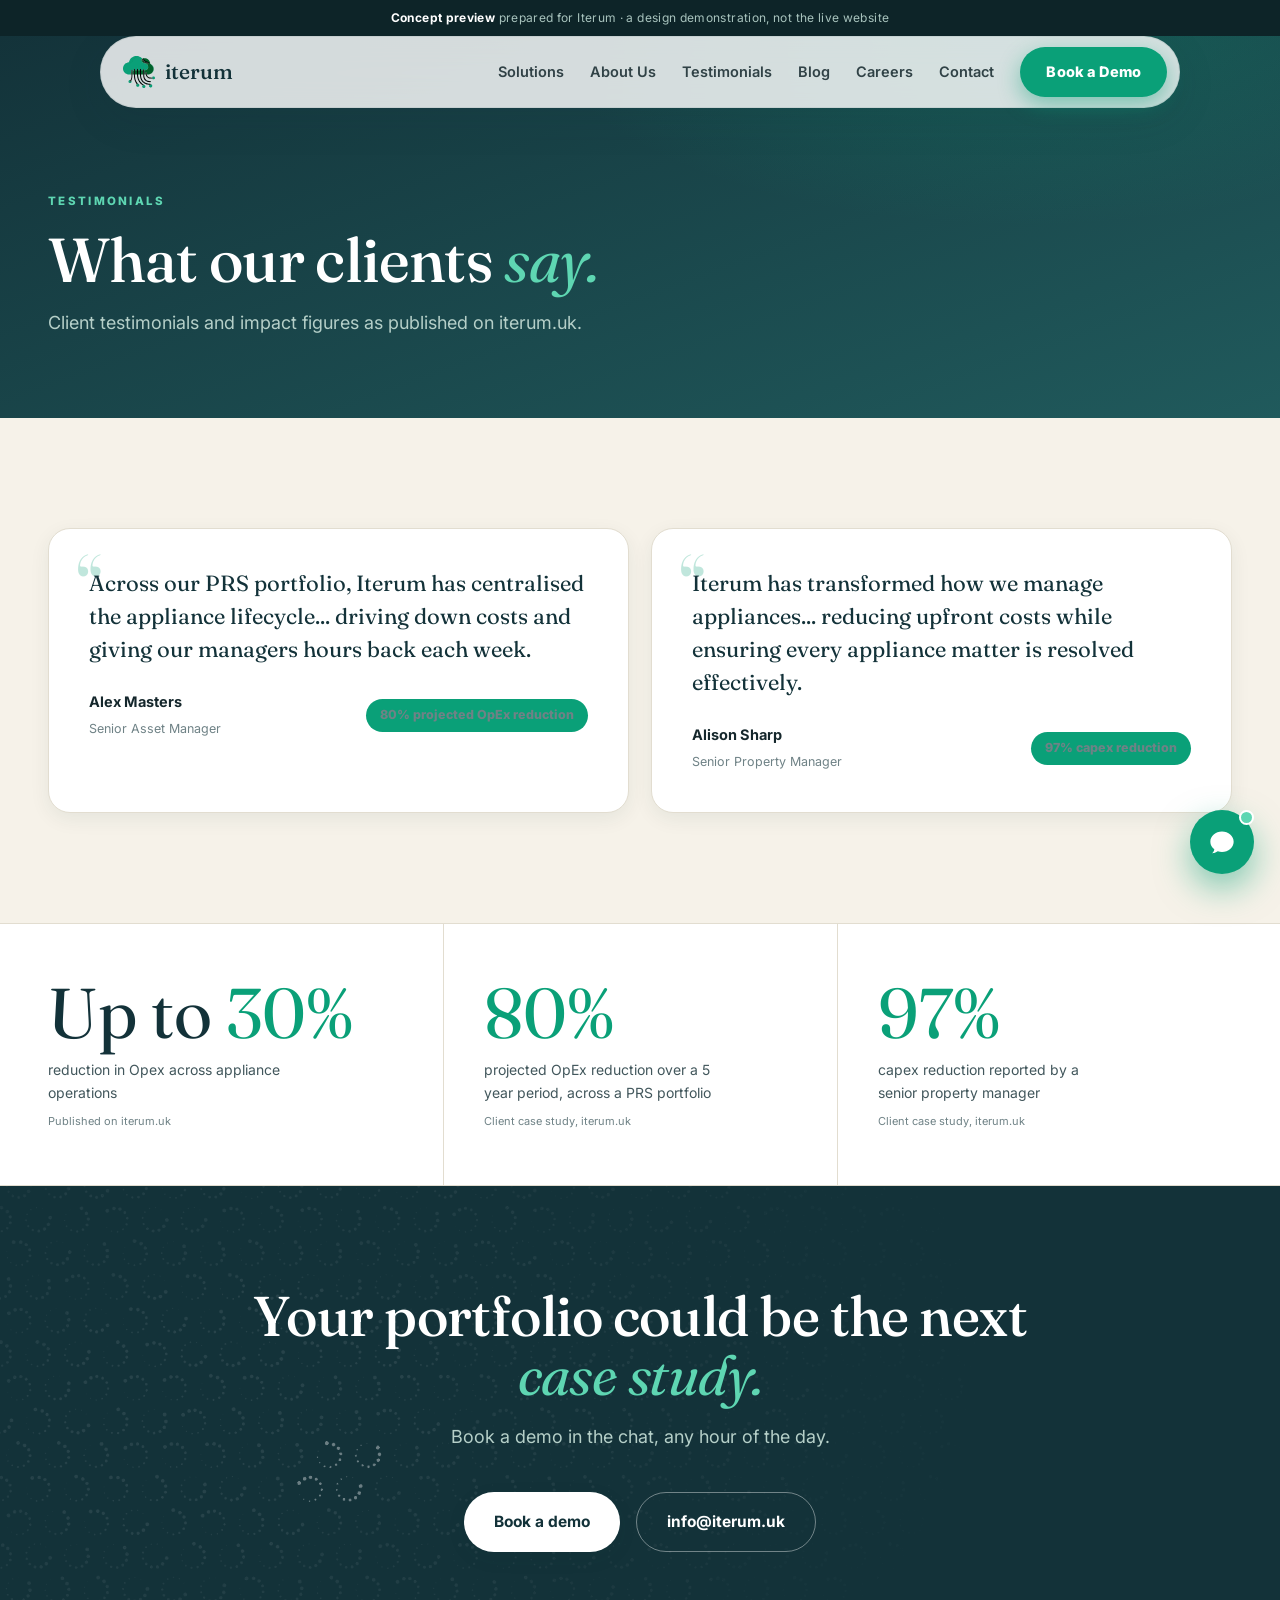
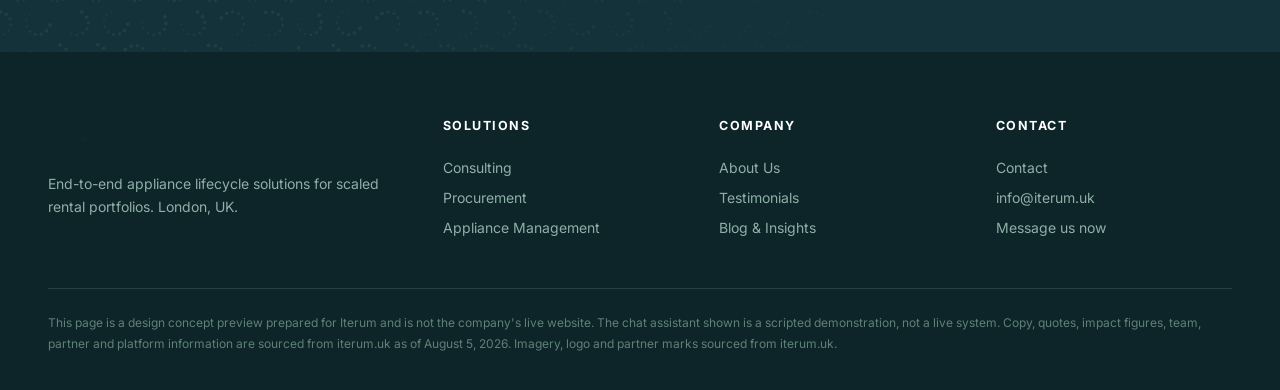
<file: testimonials.html>
<!DOCTYPE html>
<html lang="en-GB">
<head>
<meta charset="UTF-8">
<meta name="viewport" content="width=device-width, initial-scale=1.0">
<meta name="robots" content="noindex, nofollow">
<title>Testimonials | Iterum Concept Preview</title>
<link rel="preconnect" href="https://fonts.googleapis.com">
<link rel="preconnect" href="https://fonts.gstatic.com" crossorigin>
<link href="https://fonts.googleapis.com/css2?family=Fraunces:ital,opsz,wght@0,9..144,400;0,9..144,500;0,9..144,600;1,9..144,400;1,9..144,500&family=Inter:wght@400;500;600;700;800&display=swap" rel="stylesheet">
<link rel="stylesheet" href="assets/site.css?v=8">
<style>
.page-hero{background:linear-gradient(160deg,var(--teal) 0%,var(--teal-2) 100%);color:#fff;position:relative;overflow:hidden;margin-top:-92px;padding:170px 0 80px}
.page-hero::before{content:'';position:absolute;inset:0;background:radial-gradient(700px 300px at 80% 0%,rgba(10,160,120,.25),transparent 70%)}
.page-hero .wrap{position:relative;z-index:2}
.page-hero .eyebrow{color:var(--mint)}
.page-hero h1{font-size:clamp(36px,5vw,62px);line-height:1.05;color:#fff;margin:14px 0 16px;max-width:760px}
.page-hero h1 em{font-style:italic;color:var(--mint);font-weight:400}
.page-hero p.sub{color:#b5cfc8;font-size:18px;max-width:600px}

</style>
</head>
<body>

<div class="ribbon"><b>Concept preview</b> prepared for Iterum · a design demonstration, not the live website</div>

<div class="navwrap">
  <nav>
    <a class="nav-logo" href="index.html"><img src="assets/logo-mark.svg" alt="Iterum"><b>iterum</b></a>
    <div class="navlinks">
      <a href="solutions.html">Solutions</a>
      <a href="about.html">About Us</a>
      <a href="testimonials.html">Testimonials</a>
      <a href="blog.html">Blog</a>
      <a href="careers.html">Careers</a>
      <a href="contact.html">Contact</a>
      <a href="#" class="nav-cta" onclick="openChat();return false">Book a Demo</a>
      <button class="nav-burger" onclick="toggleMenu()" aria-label="Menu"><i></i><i></i><i></i></button>
    </div>
  </nav>
  <div class="mobile-menu" id="mobileMenu">
    <a href="index.html">Home</a>
    <a href="solutions.html">Solutions</a>
    <a href="about.html">About Us</a>
    <a href="testimonials.html">Testimonials</a>
    <a href="blog.html">Blog</a>
    <a href="careers.html">Careers</a>
    <a href="contact.html">Contact</a>
    <a href="#" class="mm-cta" onclick="openChat();toggleMenu();return false">Book a Demo</a>
  </div>
</div>

<header class="page-hero">
  <div class="wrap">
    <span class="eyebrow">Testimonials</span>
    <h1>What our clients <em>say.</em></h1>
    <p class="sub">Client testimonials and impact figures as published on iterum.uk.</p>
  </div>
</header>

<section class="section quotes">
  <div class="wrap">
    <div class="quote-grid" style="margin-top:0">
      <div class="qcard reveal d1">
        <p>Across our PRS portfolio, Iterum has centralised the appliance lifecycle... driving down costs and giving our managers hours back each week.</p>
        <div class="qwho"><div><b>Alex Masters</b><span>Senior Asset Manager</span></div><span class="impact">80% projected OpEx reduction</span></div>
      </div>
      <div class="qcard reveal d2">
        <p>Iterum has transformed how we manage appliances... reducing upfront costs while ensuring every appliance matter is resolved effectively.</p>
        <div class="qwho"><div><b>Alison Sharp</b><span>Senior Property Manager</span></div><span class="impact">97% capex reduction</span></div>
      </div>
    </div>
  </div>
</section>

<div class="stats">
  <div class="wrap">
    <div class="stat reveal"><div class="big">Up to <span>30%</span></div><p>reduction in Opex across appliance operations</p><span class="src">Published on iterum.uk</span></div>
    <div class="stat reveal d1"><div class="big"><span>80%</span></div><p>projected OpEx reduction over a 5 year period, across a PRS portfolio</p><span class="src">Client case study, iterum.uk</span></div>
    <div class="stat reveal d2"><div class="big"><span>97%</span></div><p>capex reduction reported by a senior property manager</p><span class="src">Client case study, iterum.uk</span></div>
  </div>
</div>

<section class="ctaband">
  <div class="wrap">
    <h2 class="reveal">Your portfolio could be the next <em>case study.</em></h2>
    <p class="reveal d1">Book a demo in the chat, any hour of the day.</p>
    <div class="reveal d2" style="display:flex;gap:16px;justify-content:center;flex-wrap:wrap">
      <button class="btn btn-white" onclick="openChat()">Book a demo</button>
      <a class="btn btn-ghost" href="mailto:info@iterum.uk">info@iterum.uk</a>
    </div>
  </div>
</section>

<footer>
  <div class="wrap">
    <div class="cols">
      <div>
        <div class="flogo"><img src="assets/logo-white.png" alt="Iterum"></div>
        <p>End-to-end appliance lifecycle solutions for scaled rental portfolios. London, UK.</p>
      </div>
      <div>
        <h4>Solutions</h4>
        <a href="solutions.html">Consulting</a>
        <a href="solutions.html">Procurement</a>
        <a href="solutions.html">Appliance Management</a>
      </div>
      <div>
        <h4>Company</h4>
        <a href="about.html">About Us</a>
        <a href="testimonials.html">Testimonials</a>
        <a href="blog.html">Blog &amp; Insights</a>
      </div>
      <div>
        <h4>Contact</h4>
        <a href="contact.html">Contact</a>
        <a href="mailto:info@iterum.uk">info@iterum.uk</a>
        <a href="#" onclick="openChat();return false">Message us now</a>
      </div>
    </div>
    <div class="disclosure">
      This page is a design concept preview prepared for Iterum and is not the company's live website. The chat assistant shown is a scripted demonstration, not a live system. Copy, quotes, impact figures, team, partner and platform information are sourced from iterum.uk as of August 5, 2026. Imagery, logo and partner marks sourced from iterum.uk.
    </div>
  </div>
</footer>

<button class="chat-fab" id="chatFab" onclick="toggleChat()" aria-label="Open chat">
  <span class="pulse"></span>
  <svg viewBox="0 0 24 24"><path d="M12 3C6.5 3 2 6.9 2 11.7c0 2.6 1.3 4.9 3.4 6.5-.1 1-.6 2.4-1.8 3.5 0 0 2.7-.2 4.8-1.7 1.1.3 2.4.5 3.6.5 5.5 0 10-3.9 10-8.8S17.5 3 12 3z"/></svg>
</button>

<div class="chat-panel" id="chatPanel">
  <div class="chat-head">
    <div class="cav"><img src="assets/logo-mark.svg" alt=""></div>
    <div><b>Iterum Assistant</b><span><i class="don"></i>Online now, replies in seconds</span></div>
  </div>
  <div class="chat-body" id="chatBody"></div>
  <div class="chat-foot"><span>Scripted demo preview. The live version is trained on Iterum's solutions, portfolio data and booking calendar.</span></div>
</div>

<script src="assets/site.js?v=8"></script>
</body>
</html>
</file>
<file: assets/site.css>
:root{
  --teal:#133239;
  --teal-2:#205A5C;
  --teal-deep:#0d2428;
  --green:#0AA078;
  --green-dark:#078263;
  --mint:#5ed6b2;
  --cream:#F6F2E9;
  --cream-2:#EDE7DA;
  --sand:#D5CAB9;
  --ink:#15272c;
  --body:#42575c;
  --soft:#6f8286;
  --line:#e2ddd0;
  --r-xl:28px;
  --r-lg:22px;
  --r-md:16px;
  --sh-sm:0 6px 20px rgba(19,50,57,.07);
  --sh-md:0 18px 48px rgba(19,50,57,.13);
  --sh-lg:0 34px 90px rgba(19,50,57,.22);
}
*{margin:0;padding:0;box-sizing:border-box}
html{scroll-behavior:smooth}
body{font-family:'Inter',-apple-system,sans-serif;color:var(--ink);background:var(--cream);line-height:1.65;font-size:16.5px;-webkit-font-smoothing:antialiased}
h1,h2,h3,.serif{font-family:'Fraunces',Georgia,serif;font-weight:500;letter-spacing:-.01em}
img{max-width:100%;display:block}
a{color:inherit;text-decoration:none}
.wrap{max-width:1240px;margin:0 auto;padding:0 28px}
.eyebrow{display:inline-flex;align-items:center;gap:10px;font-size:11.5px;font-weight:800;letter-spacing:.2em;text-transform:uppercase;color:var(--green)}
.section{padding:110px 0}
.btn{display:inline-flex;align-items:center;justify-content:center;gap:10px;font-weight:700;font-size:15.5px;padding:16px 30px;border-radius:999px;cursor:pointer;border:none;transition:all .18s ease;font-family:'Inter',sans-serif}
.btn svg{width:17px;height:17px}
.btn-green{background:var(--green);color:#fff !important;box-shadow:0 10px 26px rgba(10,160,120,.35)}
.btn-green:hover{background:var(--green-dark);transform:translateY(-2px)}
.btn-dark{background:var(--teal);color:#fff !important}
.btn-dark:hover{background:var(--teal-deep);transform:translateY(-2px)}
.btn-white{background:#fff;color:var(--teal) !important;box-shadow:var(--sh-sm)}
.btn-white:hover{transform:translateY(-2px);box-shadow:var(--sh-md)}
.btn-ghost{background:transparent;color:#fff !important;border:1.5px solid rgba(255,255,255,.4)}
.btn-ghost:hover{border-color:#fff;background:rgba(255,255,255,.08)}
.reveal{opacity:0;transform:translateY(26px);transition:opacity .8s cubic-bezier(.2,.6,.2,1),transform .8s cubic-bezier(.2,.6,.2,1)}
.reveal.vis{opacity:1;transform:none}
.d1{transition-delay:.08s}.d2{transition-delay:.16s}.d3{transition-delay:.24s}

/* ribbon */
.ribbon{background:var(--teal-deep);color:#a8c3bd;text-align:center;font-size:12px;padding:8px 16px;letter-spacing:.03em;position:relative;z-index:600}
.ribbon b{color:#fff;font-weight:700}

/* floating pill nav */
.navwrap{position:sticky;top:14px;z-index:400;padding:0 18px}
nav{max-width:1080px;margin:0 auto;background:rgba(255,255,255,.82);backdrop-filter:blur(16px);border:1px solid rgba(19,50,57,.08);border-radius:999px;box-shadow:0 12px 40px rgba(19,50,57,.10);display:flex;align-items:center;justify-content:space-between;padding:10px 12px 10px 22px}
.nav-logo{display:flex;align-items:center;gap:10px}
.nav-logo img{height:32px;width:32px}
.nav-logo b{font-family:'Fraunces',serif;font-size:21px;font-weight:500;color:var(--teal)}
.navlinks{display:flex;gap:26px;align-items:center}
.navlinks a{font-size:14.5px;font-weight:600;color:var(--ink);opacity:.85}
.navlinks a:hover{opacity:1;color:var(--green-dark)}
.navlinks a.nav-cta{background:var(--green);color:#fff !important;padding:13px 26px;border-radius:999px;font-size:14.5px;font-weight:800;opacity:1;box-shadow:0 8px 22px rgba(10,160,120,.45);letter-spacing:.01em}
.navlinks a.nav-cta:hover{background:var(--green-dark);color:#fff;transform:translateY(-1px)}
.nav-burger{display:none;width:44px;height:44px;border-radius:12px;border:1px solid rgba(19,50,57,.12);background:#fff;cursor:pointer;align-items:center;justify-content:center;flex-direction:column;gap:5px}
.nav-burger i{display:block;width:18px;height:2px;background:var(--teal);border-radius:2px}
.mobile-menu{position:fixed;top:96px;left:18px;right:18px;background:#fff;border-radius:20px;box-shadow:var(--sh-lg);padding:14px;z-index:390;display:none}
.mobile-menu.open{display:block}
.mobile-menu a{display:block;padding:13px 16px;font-size:16px;font-weight:700;color:var(--teal);border-radius:12px}
.mobile-menu a:active,.mobile-menu a:hover{background:var(--cream)}
.mobile-menu .mm-cta{background:var(--green);color:#fff !important;text-align:center;margin-top:8px}
@media(max-width:920px){.navlinks a:not(.nav-cta){display:none}.nav-burger{display:flex}}

/* hero: full-bleed cinematic */
.hero{position:relative;overflow:hidden;margin-top:-92px;padding-top:92px}
.hero-bg{position:absolute;inset:0;z-index:0}
.hero-bg img{width:100%;height:100%;object-fit:cover;object-position:center 60%;animation:kenburns 26s ease-in-out infinite alternate}
@keyframes kenburns{from{transform:scale(1) translateY(0)}to{transform:scale(1.1) translateY(-2%)}}
.hero-bg::after{content:'';position:absolute;inset:0;background:
  linear-gradient(100deg,rgba(13,36,40,.92) 0%,rgba(13,36,40,.72) 38%,rgba(13,36,40,.28) 70%,rgba(13,36,40,.45) 100%),
  linear-gradient(0deg,var(--cream) 0%,rgba(246,242,233,0) 14%)}
@media(prefers-reduced-motion:reduce){.hero-bg img{animation:none}}
.hero-grid{display:grid;grid-template-columns:1.05fr .95fr;gap:60px;align-items:center;position:relative;z-index:2;min-height:calc(100vh - 40px);padding:120px 0 90px}
.hero-kicker{display:inline-flex;align-items:center;gap:9px;background:rgba(255,255,255,.1);backdrop-filter:blur(10px);border:1px solid rgba(255,255,255,.22);border-radius:999px;padding:9px 18px;font-size:12.5px;font-weight:700;color:#e8f4ef;margin-bottom:26px}
.hero-kicker .dot{width:8px;height:8px;border-radius:50%;background:var(--mint);animation:beat 2s infinite}
@keyframes beat{0%,100%{box-shadow:0 0 0 3px rgba(94,214,178,.3)}50%{box-shadow:0 0 0 8px rgba(94,214,178,.06)}}
.hero h1{font-size:clamp(44px,5.6vw,80px);line-height:1.0;color:#fff;margin-bottom:24px;text-shadow:0 2px 30px rgba(13,36,40,.4)}
.hero h1 em{font-style:italic;color:var(--mint);font-weight:400}
.hero .lead{font-size:18px;color:#cfe2da;max-width:520px;margin-bottom:34px}
.hero-ctas{display:flex;gap:14px;flex-wrap:wrap;margin-bottom:44px}
.hero-ctas .btn-dark{background:rgba(255,255,255,.12);backdrop-filter:blur(10px);border:1px solid rgba(255,255,255,.25)}
.hero-ctas .btn-dark:hover{background:rgba(255,255,255,.22)}
.hero-proof{font-size:12.5px;color:#9dbcb2;font-weight:700;letter-spacing:.08em}
/* ambient toasts */
.toast{position:absolute;z-index:3;display:flex;align-items:center;gap:10px;background:rgba(255,255,255,.94);backdrop-filter:blur(8px);border-radius:14px;padding:11px 16px;box-shadow:var(--sh-md);font-size:12.5px;font-weight:700;color:var(--teal);opacity:0;transform:translateY(14px)}
.toast .ti{width:28px;height:28px;border-radius:8px;background:rgba(10,160,120,.14);display:flex;align-items:center;justify-content:center}
.toast .ti svg{width:14px;height:14px;stroke:var(--green-dark)}
.toast span{display:block;font-size:10.5px;color:var(--soft);font-weight:600}
.toast.t1{left:4%;bottom:22%;animation:toastcycle 12s infinite 1s}
.toast.t2{right:6%;top:16%;animation:toastcycle 12s infinite 5s}
.toast.t3{left:38%;bottom:9%;animation:toastcycle 12s infinite 9s}
@keyframes toastcycle{0%{opacity:0;transform:translateY(14px)}4%{opacity:1;transform:none}30%{opacity:1;transform:none}36%{opacity:0;transform:translateY(-10px)}100%{opacity:0}}
@media(max-width:960px){.toast{display:none}}

/* ops console */
.console{background:rgba(255,255,255,.94);backdrop-filter:blur(14px);border:1px solid rgba(255,255,255,.5);border-radius:var(--r-xl);box-shadow:var(--sh-lg);overflow:hidden;transform:rotate(.6deg)}
.console .chead{display:flex;align-items:center;gap:10px;padding:16px 20px;border-bottom:1px solid var(--line);background:linear-gradient(180deg,#fff,#faf8f2)}
.console .chead .dots{display:flex;gap:6px}
.console .chead .dots i{width:10px;height:10px;border-radius:50%;background:var(--cream-2)}
.console .chead .dots i:first-child{background:#f2b8ad}
.console .chead b{font-size:13px;color:var(--teal);margin-left:6px}
.console .chead .live{margin-left:auto;display:inline-flex;align-items:center;gap:6px;font-size:10.5px;font-weight:800;letter-spacing:.1em;color:var(--green-dark);background:rgba(10,160,120,.1);border-radius:999px;padding:5px 12px}
.console .live i{width:6px;height:6px;border-radius:50%;background:var(--green)}
.cbody{padding:20px;display:flex;flex-direction:column;gap:12px;min-height:330px}
.cstep{display:flex;gap:14px;align-items:flex-start;background:var(--cream);border:1px solid var(--line);border-radius:var(--r-md);padding:14px 16px;opacity:.35;transform:translateY(0);transition:all .5s ease}
.cstep.on{opacity:1;background:#fff;box-shadow:var(--sh-sm);border-color:rgba(10,160,120,.35)}
.cstep .cico{width:38px;height:38px;flex:none;border-radius:11px;display:flex;align-items:center;justify-content:center;background:rgba(10,160,120,.1)}
.cstep .cico svg{width:18px;height:18px;stroke:var(--green-dark)}
.cstep b{font-size:13.5px;color:var(--teal);display:block}
.cstep p{font-size:12.5px;color:var(--body);line-height:1.5}
.cstep .ct{margin-left:auto;font-size:10.5px;color:var(--soft);flex:none;font-weight:600}
.cfoot{padding:0 20px 20px;font-size:11px;color:var(--soft);text-align:center}
@media(max-width:960px){.hero-grid{grid-template-columns:1fr}.console{transform:none}}

/* partner marquee */
.partners{padding:46px 0 44px;position:relative;z-index:2;background:var(--cream)}
.partners .cap{text-align:center;font-size:11.5px;font-weight:800;letter-spacing:.2em;text-transform:uppercase;color:var(--soft);margin-bottom:26px}
.pmarq{overflow:hidden;-webkit-mask-image:linear-gradient(90deg,transparent,#000 10%,#000 90%,transparent);mask-image:linear-gradient(90deg,transparent,#000 10%,#000 90%,transparent)}
.pmarq-track{display:flex;gap:clamp(48px,7vw,96px);align-items:center;width:max-content;animation:pslide 30s linear infinite;padding:6px 0}
.pmarq:hover .pmarq-track{animation-play-state:paused}
@keyframes pslide{to{transform:translateX(-50%)}}
.pmarq img{height:30px;width:auto;opacity:.92;transition:all .2s}
.pmarq img:hover{opacity:1;transform:scale(1.05)}
.pmarq img.tall{height:40px}

/* stats rail */
.stats{border-top:1px solid var(--line);border-bottom:1px solid var(--line);background:#fff}
.stats .wrap{display:grid;grid-template-columns:repeat(3,1fr);gap:0}
.stat{padding:54px 40px;border-left:1px solid var(--line);position:relative}
.stat:first-child{border-left:none;padding-left:0}
.stat .big{font-family:'Fraunces',serif;font-size:clamp(46px,5.5vw,72px);line-height:1;color:var(--teal)}
.stat .big span{color:var(--green)}
.stat p{font-size:14px;color:var(--body);margin-top:10px;max-width:240px}
.stat .src{font-size:11px;color:var(--soft);margin-top:8px;display:block}
@media(max-width:900px){.stats .wrap{grid-template-columns:1fr}.stat{border-left:none;padding:30px 0;border-top:1px solid var(--line)}.stat:first-child{border-top:none}}

/* bento */
.bento-head{max-width:720px;margin-bottom:54px}
.bento-head h2{font-size:clamp(32px,4.4vw,52px);line-height:1.08;color:var(--teal);margin:14px 0 16px}
.bento-head h2 em{font-style:italic;color:var(--green);font-weight:400}
.bento-head p{color:var(--body);font-size:18px}
.bento{display:grid;grid-template-columns:repeat(12,1fr);grid-auto-rows:96px;gap:18px}
.tile{border-radius:var(--r-lg);overflow:hidden;position:relative;background:#fff;border:1px solid var(--line);box-shadow:var(--sh-sm);transition:transform .25s,box-shadow .25s}
.tile:hover{transform:translateY(-5px);box-shadow:var(--sh-md)}
.tile .tag{position:absolute;top:16px;left:16px;z-index:3;background:rgba(19,50,57,.85);backdrop-filter:blur(6px);color:#fff;font-size:11px;font-weight:800;letter-spacing:.1em;text-transform:uppercase;border-radius:8px;padding:6px 12px}
.tile.photo img{position:absolute;inset:0;width:100%;height:100%;object-fit:cover}
.tile.photo::after{content:'';position:absolute;inset:0;background:linear-gradient(180deg,transparent 35%,rgba(13,36,40,.86) 100%)}
.tile.photo .cap{position:absolute;left:20px;right:20px;bottom:18px;z-index:3;color:#fff}
.tile.photo .cap b{font-family:'Fraunces',serif;font-size:20px;font-weight:500;display:block;margin-bottom:4px}
.tile.photo .cap p{font-size:13px;color:#c9ded7;line-height:1.5}
.t-consult{grid-column:span 4;grid-row:span 3}
.t-procure{grid-column:span 4;grid-row:span 3}
.t-manage{grid-column:span 4;grid-row:span 3}
.t-chat{grid-column:span 5;grid-row:span 4}
.t-notif{grid-column:span 4;grid-row:span 4}
.t-follow{grid-column:span 3;grid-row:span 4}
@media(max-width:960px){.t-consult,.t-procure,.t-manage,.t-chat,.t-notif,.t-follow{grid-column:span 12;grid-row:span 4}}

/* chat tile */
.t-chat{background:var(--teal);border:none;display:flex;flex-direction:column}
.t-chat .tchead{padding:18px 22px 12px;display:flex;align-items:center;gap:10px;color:#fff}
.t-chat .tchead img{width:30px;height:30px;background:#fff;border-radius:8px;padding:4px}
.t-chat .tchead b{font-size:13.5px}
.t-chat .tchead span{display:block;font-size:10.5px;color:#5ed6b2;font-weight:700}
.t-chat .tcbody{flex:1;padding:6px 18px 16px;display:flex;flex-direction:column;gap:9px;overflow:hidden}
.tbub{max-width:88%;padding:10px 13px;border-radius:15px;font-size:12.3px;line-height:1.45;opacity:0;transform:translateY(10px);transition:all .5s ease}
.tbub.show{opacity:1;transform:none}
.tbub.in{background:rgba(255,255,255,.1);color:#e6f2ed;border-bottom-left-radius:5px;align-self:flex-start}
.tbub.out{background:var(--green);color:#fff;border-bottom-right-radius:5px;align-self:flex-end}
.t-chat .tclabel{padding:10px;text-align:center;font-size:10px;color:#8fb0a8;border-top:1px solid rgba(255,255,255,.1)}

/* notif tile */
.t-notif{background:#fff;display:flex;flex-direction:column}
.t-notif .tnhead{padding:18px 22px 10px}
.t-notif .tnhead b{font-size:13.5px;color:var(--teal)}
.t-notif .tnhead span{display:block;font-size:10.5px;color:var(--soft)}
.t-notif .tnbody{flex:1;padding:4px 16px 16px;display:flex;flex-direction:column;gap:9px}
.tnote{display:flex;gap:11px;align-items:flex-start;background:var(--cream);border:1px solid var(--line);border-radius:12px;padding:11px 13px;opacity:0;transform:translateY(10px);transition:all .5s ease}
.tnote.show{opacity:1;transform:none}
.tnote .ni{width:30px;height:30px;flex:none;border-radius:9px;background:rgba(10,160,120,.12);display:flex;align-items:center;justify-content:center}
.tnote .ni svg{width:15px;height:15px;stroke:var(--green-dark)}
.tnote b{font-size:12.3px;color:var(--teal);display:block}
.tnote p{font-size:11.3px;color:var(--body);line-height:1.4}
.tnote .nt{margin-left:auto;font-size:9.5px;color:var(--soft);flex:none;font-weight:600}

/* follow tile */
.t-follow{background:#fff;padding:22px}
.t-follow b.h{font-size:13.5px;color:var(--teal);display:block;margin-bottom:2px}
.t-follow span.s{font-size:10.5px;color:var(--soft);display:block;margin-bottom:18px}
.mini-tl{position:relative;padding-left:22px}
.mini-tl::before{content:'';position:absolute;left:6px;top:6px;bottom:6px;width:2px;background:linear-gradient(180deg,var(--green),var(--line))}
.mtl{position:relative;padding-bottom:18px}
.mtl::before{content:'';position:absolute;left:-20px;top:4px;width:10px;height:10px;border-radius:50%;background:#fff;border:3px solid var(--green)}
.mtl b{font-size:12.3px;color:var(--teal);display:block}
.mtl p{font-size:11.3px;color:var(--body);line-height:1.45}

/* quotes */
.quotes{background:var(--cream)}
.quote-grid{display:grid;grid-template-columns:1fr 1fr;gap:22px;margin-top:50px}
.qcard{background:#fff;border:1px solid var(--line);border-radius:var(--r-lg);padding:38px 40px;box-shadow:var(--sh-sm);position:relative}
.qcard::before{content:'\201C';font-family:'Fraunces',serif;font-size:90px;line-height:1;color:var(--green);opacity:.25;position:absolute;top:18px;left:28px}
.qcard p{font-family:'Fraunces',serif;font-size:clamp(18px,2vw,22px);line-height:1.5;color:var(--teal);margin-bottom:24px;position:relative;z-index:2}
.qcard .qwho{display:flex;align-items:center;justify-content:space-between;gap:14px;flex-wrap:wrap}
.qcard .qwho b{font-size:14.5px;color:var(--ink);display:block}
.qcard .qwho span{font-size:12.5px;color:var(--soft)}
.qcard .impact{font-size:11px;font-weight:800;color:#fff;background:var(--green);border-radius:999px;padding:6px 14px;white-space:nowrap}
.qsrc{margin-top:18px;font-size:12px;color:var(--soft)}
@media(max-width:900px){.quote-grid{grid-template-columns:1fr}}

/* IQ dark band */
.iq-sec{background:var(--teal);color:#fff;position:relative;overflow:hidden}
.iq-sec .bgimg{position:absolute;inset:0;opacity:.09;pointer-events:none}
.iq-sec .bgimg img{width:100%;height:100%;object-fit:cover}
.iq-sec .bgimg::after{content:'';position:absolute;inset:0;background:linear-gradient(180deg,var(--teal) 4%,rgba(19,50,57,.45) 50%,var(--teal) 96%)}
.iq-sec .wrap{position:relative;z-index:2}
.iq-sec .eyebrow{color:var(--mint)}
.iq-sec h2{font-size:clamp(32px,4.4vw,52px);line-height:1.08;color:#fff;margin:14px 0 16px;max-width:640px}
.iq-sec h2 em{font-style:italic;color:var(--mint);font-weight:400}
.iq-sec .sub{color:#b5cfc8;font-size:18px;max-width:560px}
.iq-grid{display:grid;grid-template-columns:1.1fr .9fr;gap:64px;align-items:center;margin-top:56px}
.iq-stack{position:relative;padding-bottom:90px;padding-right:56px}
.iq-stack .shot{border-radius:var(--r-lg);overflow:hidden;box-shadow:var(--sh-lg);transform:rotate(-1deg)}
.iq-stack .shot2{position:absolute;right:0;bottom:0;width:58%;border-radius:16px;overflow:hidden;box-shadow:var(--sh-lg);background:#fff;transform:rotate(1.4deg)}
.iq-points{display:flex;flex-direction:column;gap:20px}
.iq-point{display:flex;gap:14px;align-items:flex-start}
.iq-point .tick{width:26px;height:26px;flex:none;border-radius:50%;background:rgba(94,214,178,.15);display:flex;align-items:center;justify-content:center}
.iq-point .tick svg{width:13px;height:13px;stroke:var(--mint);stroke-width:3}
.iq-point b{font-size:15.5px;color:#fff}
.iq-point p{font-size:13.5px;color:#a8c3bd}
@media(max-width:960px){.iq-grid{grid-template-columns:1fr}.iq-stack{padding-right:0}}

/* resident phone strip */
.resident{background:var(--cream)}
.res-grid{display:grid;grid-template-columns:.9fr 1.1fr;gap:70px;align-items:center}
.res-grid h2{font-size:clamp(30px,4vw,46px);line-height:1.1;color:var(--teal);margin:14px 0 16px}
.res-grid h2 em{font-style:italic;color:var(--green);font-weight:400}
.res-grid .sub{color:var(--body);font-size:17px;margin-bottom:26px}
.res-points{display:flex;flex-direction:column;gap:14px}
.res-point{display:flex;gap:13px;align-items:flex-start;background:#fff;border:1px solid var(--line);border-radius:var(--r-md);padding:16px 18px;box-shadow:var(--sh-sm)}
.res-point .ri{width:36px;height:36px;flex:none;border-radius:10px;background:rgba(10,160,120,.1);display:flex;align-items:center;justify-content:center}
.res-point .ri svg{width:17px;height:17px;stroke:var(--green-dark)}
.res-point b{font-size:14.5px;color:var(--teal);display:block}
.res-point p{font-size:12.8px;color:var(--body)}
.phone{width:min(330px,86vw);margin:0 auto;background:linear-gradient(160deg,#31414a,#131c22);border-radius:46px;padding:13px;box-shadow:var(--sh-lg),inset 0 1px 1px rgba(255,255,255,.22);position:relative;transform:rotate(1.2deg)}
.phone::before{content:'';position:absolute;top:26px;left:50%;transform:translateX(-50%);width:100px;height:24px;background:#0a1114;border-radius:13px;z-index:5}
.pscreen{border-radius:34px;overflow:hidden;min-height:540px;display:flex;flex-direction:column;background:#f2f3ef;color:var(--ink)}
.pstatus{background:#fff;padding:34px 20px 8px;font-size:11px;color:var(--soft);display:flex;justify-content:space-between;font-weight:600}
.pchat-head{background:#fff;padding:10px 18px 12px;border-bottom:1px solid var(--line);display:flex;gap:11px;align-items:center}
.pchat-head img{width:32px;height:32px}
.pchat-head b{font-size:13.5px;display:block}
.pchat-head span{font-size:11px;color:var(--green-dark);font-weight:700}
.pthread{flex:1;padding:16px 14px;display:flex;flex-direction:column;gap:10px}
.bub{max-width:86%;padding:11px 14px;border-radius:18px;font-size:12.6px;line-height:1.45;opacity:0;transform:translateY(10px) scale(.97);transition:all .55s cubic-bezier(.2,.7,.3,1)}
.bub.show{opacity:1;transform:none}
.bub.in{background:#e5e8e2;border-bottom-left-radius:6px;align-self:flex-start}
.bub.out{background:var(--green);color:#fff;border-bottom-right-radius:6px;align-self:flex-end}
.bub .t{display:block;font-size:10px;opacity:.6;margin-top:4px}
.plabel{text-align:center;font-size:10.5px;color:var(--soft);padding:11px;background:#fff;border-top:1px solid var(--line)}
@media(max-width:960px){.res-grid{grid-template-columns:1fr}}

/* team */
.team-sec{background:#fff;border-top:1px solid var(--line)}
.team-head{display:flex;align-items:flex-end;justify-content:space-between;gap:30px;margin-bottom:54px;flex-wrap:wrap}
.team-head h2{font-size:clamp(30px,4vw,48px);line-height:1.1;color:var(--teal);margin-top:14px;max-width:560px}
.team-head p{color:var(--body);font-size:16px;max-width:360px}
.team-feature{display:grid;grid-template-columns:300px 1fr;gap:50px;align-items:center;margin-bottom:54px}
.team-feature .pic{border-radius:var(--r-lg);overflow:hidden;box-shadow:var(--sh-md);position:relative}
.team-feature .pic img{filter:grayscale(1);width:100%;display:block}
.team-feature .pic .role-tag{position:absolute;bottom:14px;left:14px;background:var(--green);color:#fff;font-size:11.5px;font-weight:800;letter-spacing:.1em;text-transform:uppercase;border-radius:8px;padding:6px 12px}
.team-feature h3{font-family:'Fraunces',serif;font-size:clamp(21px,2.6vw,28px);color:var(--teal);line-height:1.4;margin-bottom:20px;font-weight:500}
.team-feature .who b{font-size:16px;color:var(--teal);display:block}
.team-feature .who span{font-size:13.5px;color:var(--soft)}
@media(max-width:900px){.team-feature{grid-template-columns:1fr}}
.team-list{display:grid;grid-template-columns:repeat(6,1fr);gap:16px}
.tcard{border-radius:var(--r-md);overflow:hidden;position:relative;box-shadow:var(--sh-sm)}
.tcard img{width:100%;aspect-ratio:4/5;object-fit:cover;object-position:center 20%;filter:grayscale(1);transition:all .3s}
.tcard:hover img{filter:grayscale(0);transform:scale(1.03)}
.tcard .tb{position:absolute;left:0;right:0;bottom:0;padding:26px 14px 12px;background:linear-gradient(180deg,transparent,rgba(13,36,40,.92));color:#fff}
.tcard b{display:block;font-size:13px}
.tcard span{font-size:10.5px;color:#bcd6cf}
@media(max-width:960px){.team-list{grid-template-columns:repeat(2,1fr)}}
.eng-card{margin-top:22px;background:var(--teal);border-radius:var(--r-lg);overflow:hidden;box-shadow:var(--sh-md);display:grid;grid-template-columns:260px 1fr;align-items:stretch;color:#fff}
.eng-card img{width:100%;height:100%;object-fit:cover;object-position:center 15%;filter:grayscale(1)}
.eng-card .eb{padding:32px 38px;display:flex;flex-direction:column;justify-content:center}
.eng-card .eb .tag{display:inline-block;background:rgba(10,160,120,.25);color:var(--mint);font-size:11px;font-weight:800;letter-spacing:.12em;text-transform:uppercase;border-radius:999px;padding:5px 14px;margin-bottom:14px;width:max-content}
.eng-card .eb b.name{font-family:'Fraunces',serif;font-size:24px;font-weight:500;display:block;margin-bottom:8px}
.eng-card .eb p{font-size:14.5px;color:#b5cfc8;line-height:1.7}
@media(max-width:800px){.eng-card{grid-template-columns:1fr}.eng-card img{max-height:300px}}

/* cta */
.ctaband{background:linear-gradient(160deg,var(--teal) 0%,var(--teal-2) 100%);color:#fff;text-align:center;position:relative;overflow:hidden}
.ctaband::before{content:'';position:absolute;inset:0;background:url('brand-pattern.png') center/cover,radial-gradient(700px 300px at 50% 0%,rgba(10,160,120,.25),transparent 70%)}
.ctaband .wrap{padding-top:100px;padding-bottom:100px;position:relative;z-index:2}
.ctaband h2{font-size:clamp(32px,4.8vw,56px);color:#fff;max-width:800px;margin:0 auto 18px;line-height:1.06}
.ctaband h2 em{font-style:italic;color:var(--mint);font-weight:400}
.ctaband p{color:#b5cfc8;font-size:18px;max-width:540px;margin:0 auto 40px}

/* footer */
footer{background:var(--teal-deep);color:#8fb0a8;padding:64px 0 36px;font-size:14px}
footer .cols{display:grid;grid-template-columns:1.5fr 1fr 1fr 1fr;gap:40px;margin-bottom:46px}
footer .flogo{display:flex;align-items:center;gap:10px;margin-bottom:18px}
footer .flogo img{height:38px;width:auto}
footer .flogo b{font-family:'Fraunces',serif;font-size:22px;color:#fff;font-weight:500}
footer h4{color:#fff;font-size:12.5px;letter-spacing:.12em;text-transform:uppercase;margin-bottom:16px}
footer a{display:block;padding:3.5px 0}
footer a:hover{color:#fff}
.disclosure{border-top:1px solid rgba(255,255,255,.12);padding-top:24px;font-size:12px;color:#5f8177;line-height:1.7}
@media(max-width:900px){footer .cols{grid-template-columns:1fr 1fr}}

/* chat widget */
.chat-fab{position:fixed;bottom:26px;right:26px;z-index:500;width:64px;height:64px;border-radius:50%;background:var(--green);border:none;cursor:pointer;box-shadow:0 14px 34px rgba(10,160,120,.5);display:flex;align-items:center;justify-content:center;transition:transform .2s}
.chat-fab:hover{transform:scale(1.07)}
.chat-fab svg{width:28px;height:28px;fill:#fff}
.chat-fab .pulse{position:absolute;top:0;right:0;width:15px;height:15px;background:var(--mint);border:2.5px solid #fff;border-radius:50%}
.chat-panel{position:fixed;bottom:104px;right:26px;z-index:500;width:384px;max-width:calc(100vw - 32px);height:600px;max-height:calc(100vh - 140px);background:#fff;border-radius:22px;box-shadow:0 34px 90px rgba(13,36,40,.4);display:none;flex-direction:column;overflow:hidden}
.chat-panel.open{display:flex;animation:chatin .3s cubic-bezier(.2,.7,.3,1.05)}
@keyframes chatin{from{opacity:0;transform:scale(.92) translateY(12px)}to{opacity:1;transform:none}}
.chat-head{background:linear-gradient(135deg,var(--teal),var(--teal-2));color:#fff;padding:18px 20px;display:flex;align-items:center;gap:13px}
.chat-head .cav{width:42px;height:42px;border-radius:50%;background:#fff;display:flex;align-items:center;justify-content:center}
.chat-head .cav img{width:24px;height:24px}
.chat-head b{display:block;font-size:15px}
.chat-head span{font-size:11.5px;color:#a8ded0;display:flex;align-items:center;gap:6px}
.chat-head .don{width:7px;height:7px;background:var(--mint);border-radius:50%}
.chat-body{flex:1;overflow-y:auto;padding:18px 16px;background:#f4f2ec;display:flex;flex-direction:column;gap:11px}
.cmsg{max-width:86%;padding:12px 15px;border-radius:17px;font-size:13.5px;line-height:1.5;animation:pop .3s ease}
.cmsg.bot{background:#fff;border:1px solid var(--line);border-bottom-left-radius:6px;align-self:flex-start;box-shadow:0 2px 8px rgba(19,50,57,.05)}
.cmsg.user{background:var(--teal);color:#fff;border-bottom-right-radius:6px;align-self:flex-end}
@keyframes pop{from{opacity:0;transform:translateY(9px)}to{opacity:1;transform:none}}
.typing{display:flex;gap:4px;padding:13px 17px;background:#fff;border:1px solid var(--line);border-radius:17px;border-bottom-left-radius:6px;align-self:flex-start;width:62px}
.typing i{width:7px;height:7px;background:#b3bfb6;border-radius:50%;animation:blink 1.2s infinite}
.typing i:nth-child(2){animation-delay:.2s}
.typing i:nth-child(3){animation-delay:.4s}
@keyframes blink{0%,60%,100%{opacity:.3}30%{opacity:1}}
.choices{display:flex;flex-wrap:wrap;gap:8px;align-self:flex-start;max-width:96%}
.choices button{background:#fff;border:1.5px solid var(--green);color:var(--green-dark);font-size:12.5px;font-weight:700;border-radius:999px;padding:9px 16px;cursor:pointer;transition:all .15s;font-family:'Inter',sans-serif}
.choices button:hover{background:var(--green);color:#fff}
.chat-foot{padding:11px 16px;background:#fff;border-top:1px solid var(--line);text-align:center}
.chat-foot span{font-size:10.5px;color:var(--soft)}

/* client hero side cards */
.hero-side{display:flex;flex-direction:column;gap:14px}
.hcard{background:rgba(255,255,255,.1);backdrop-filter:blur(12px);border:1px solid rgba(255,255,255,.22);border-radius:18px;padding:22px 26px;color:#fff}
.hcard b{font-family:'Fraunces',serif;font-size:21px;font-weight:500;display:block;margin-bottom:5px}
.hcard p{font-size:14px;color:#cfe2da}
@media(max-width:960px){.hero-side{display:none}}
</file>
